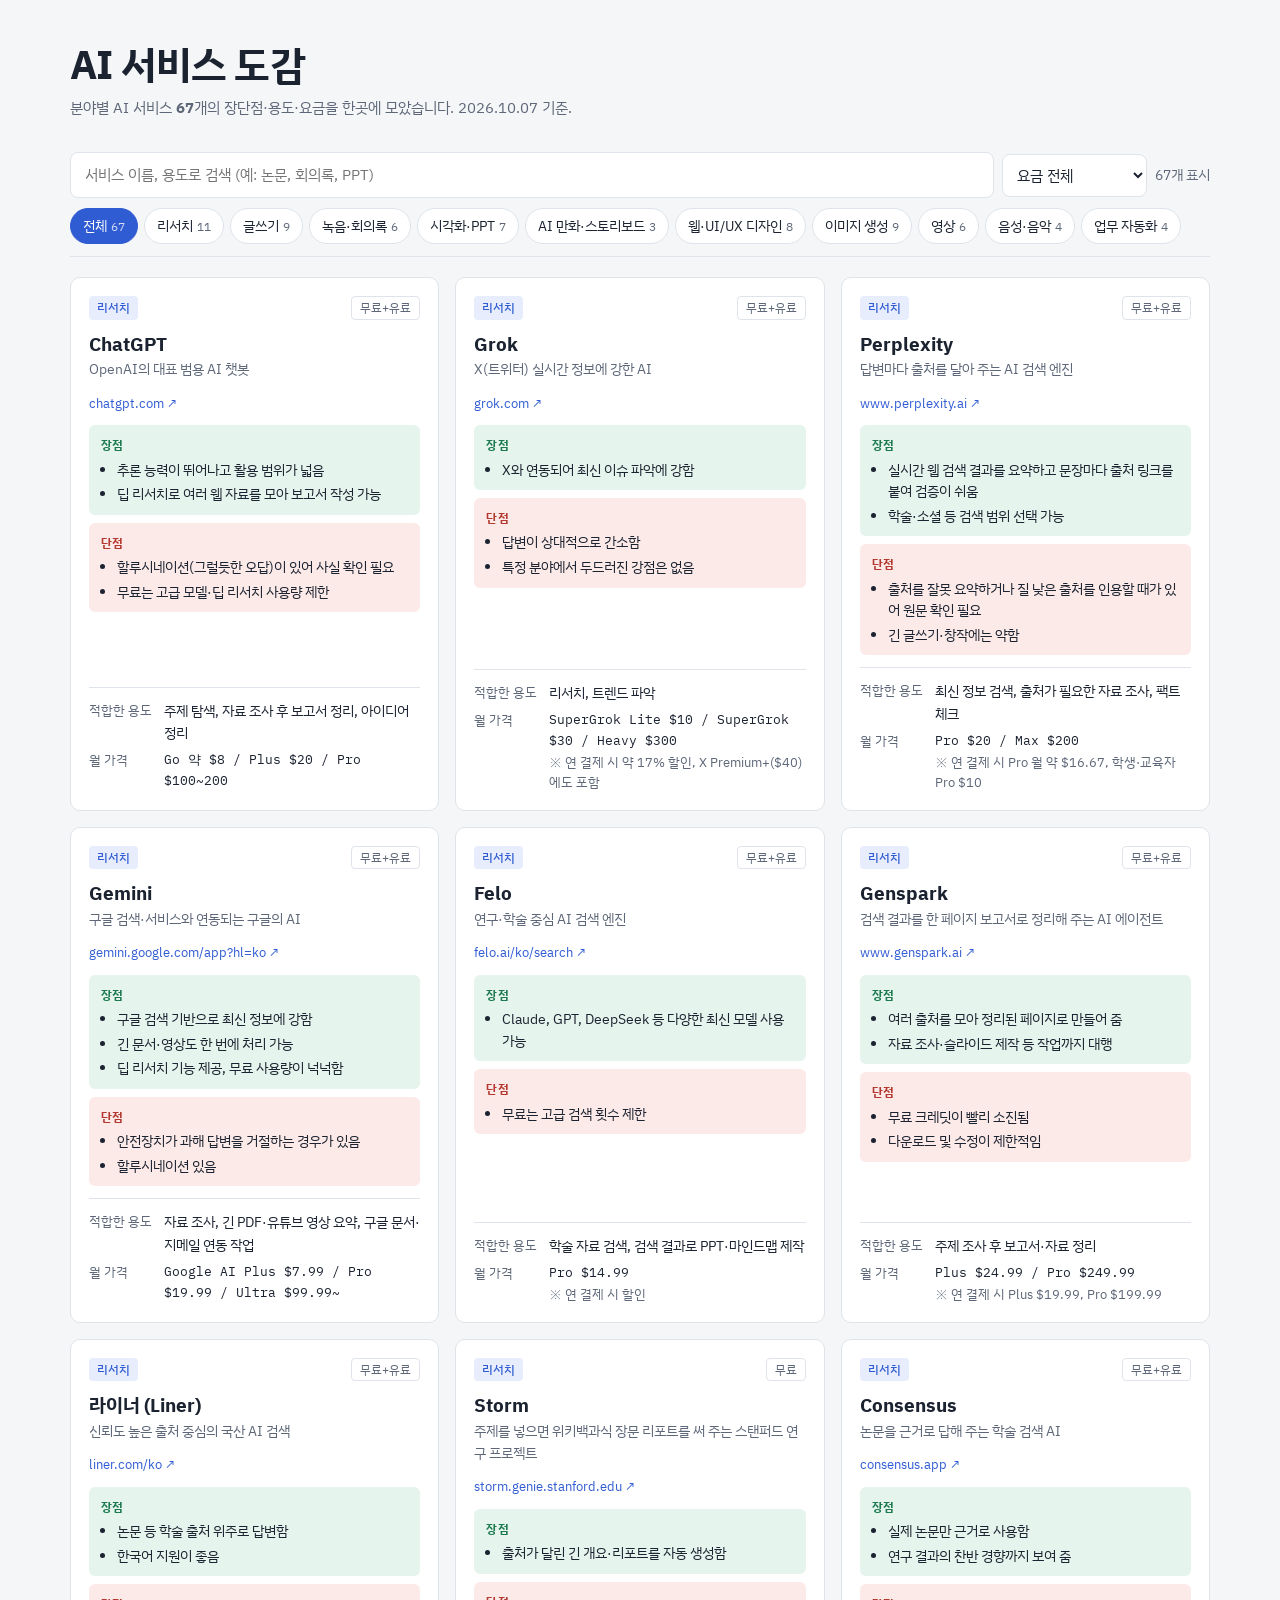
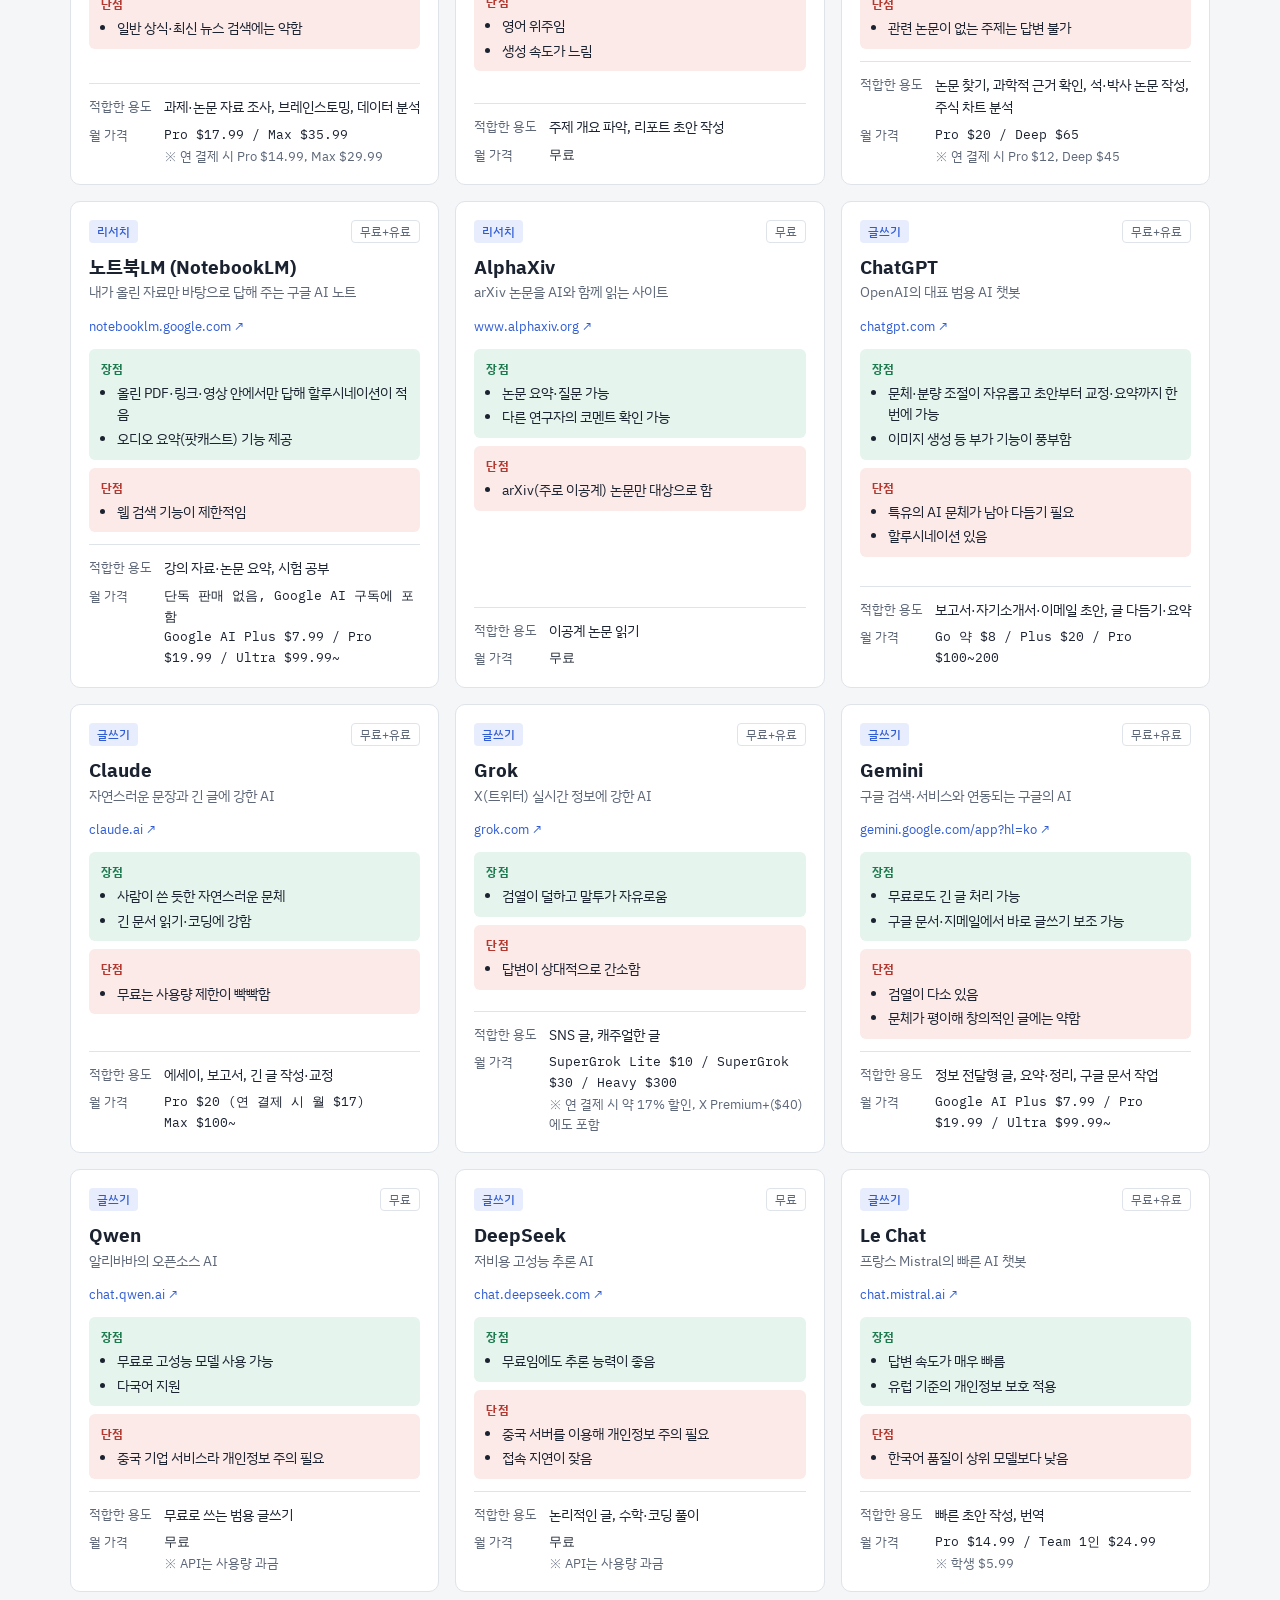
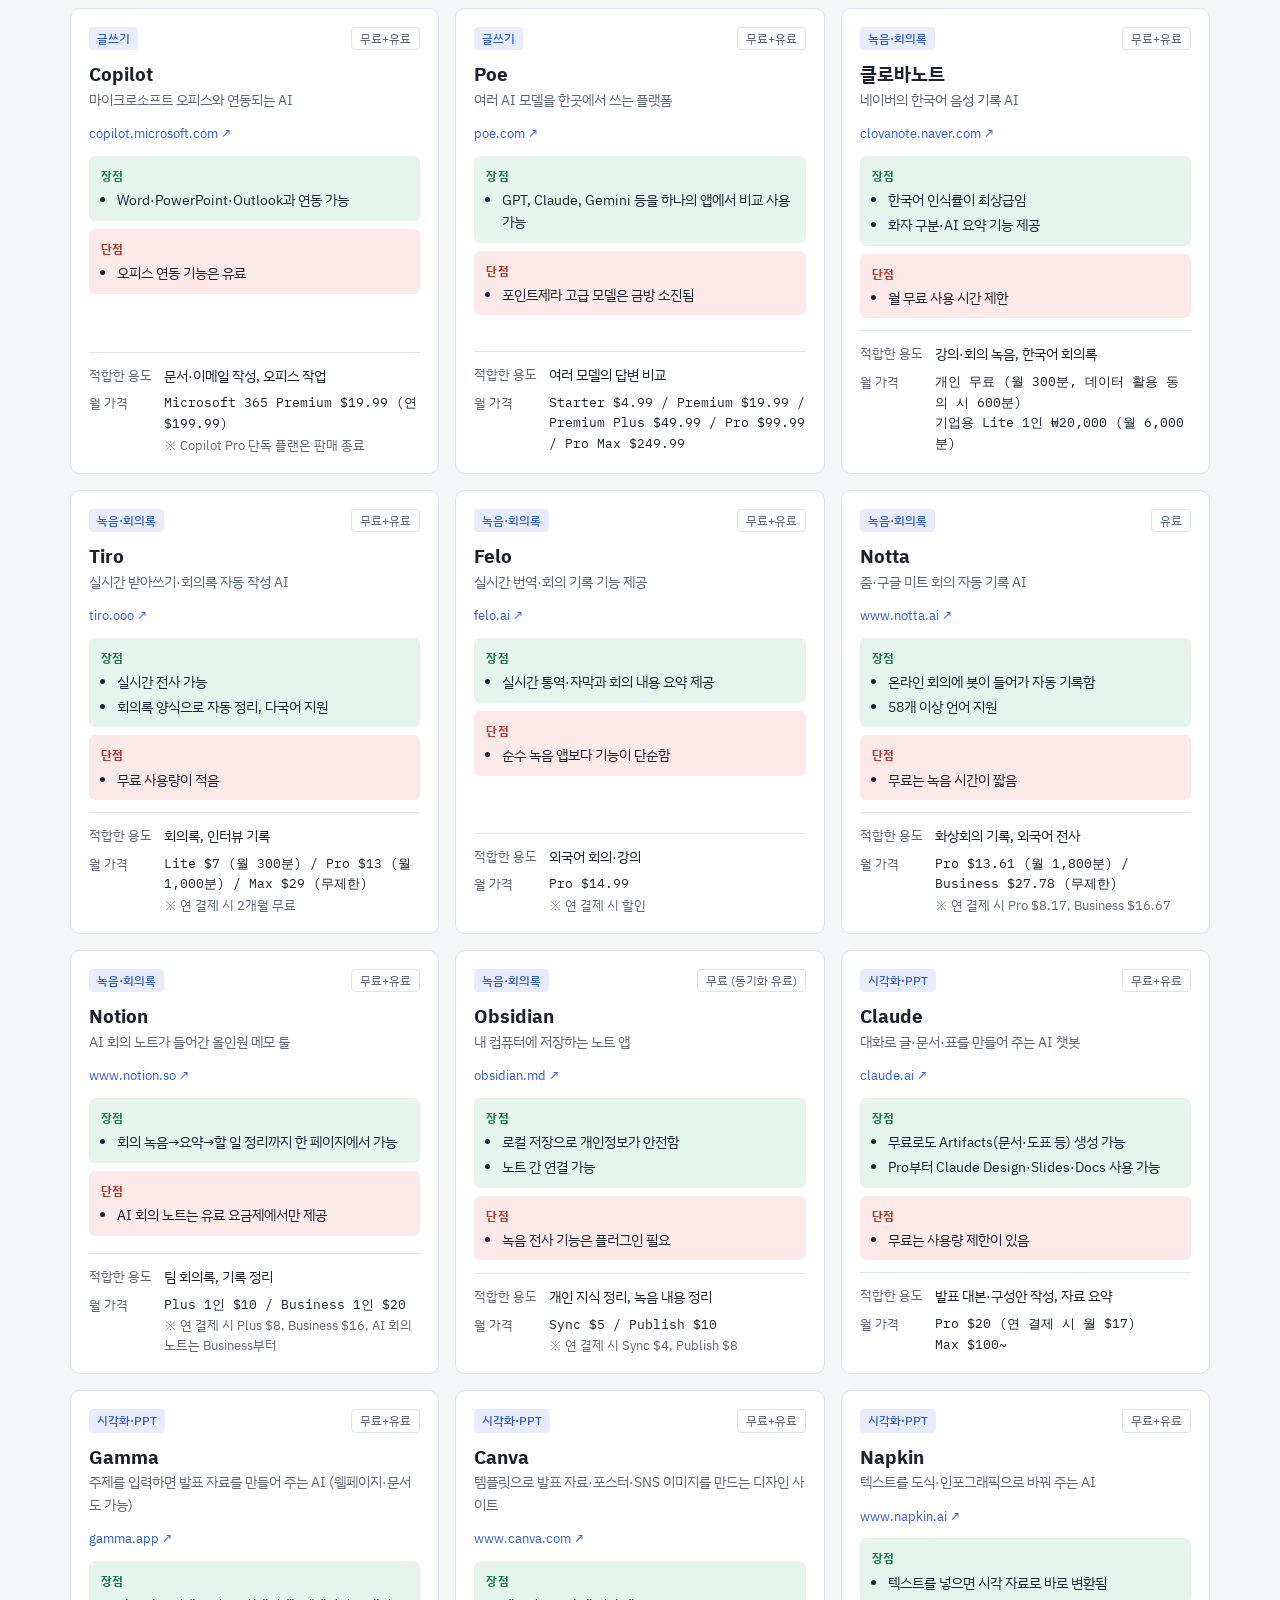
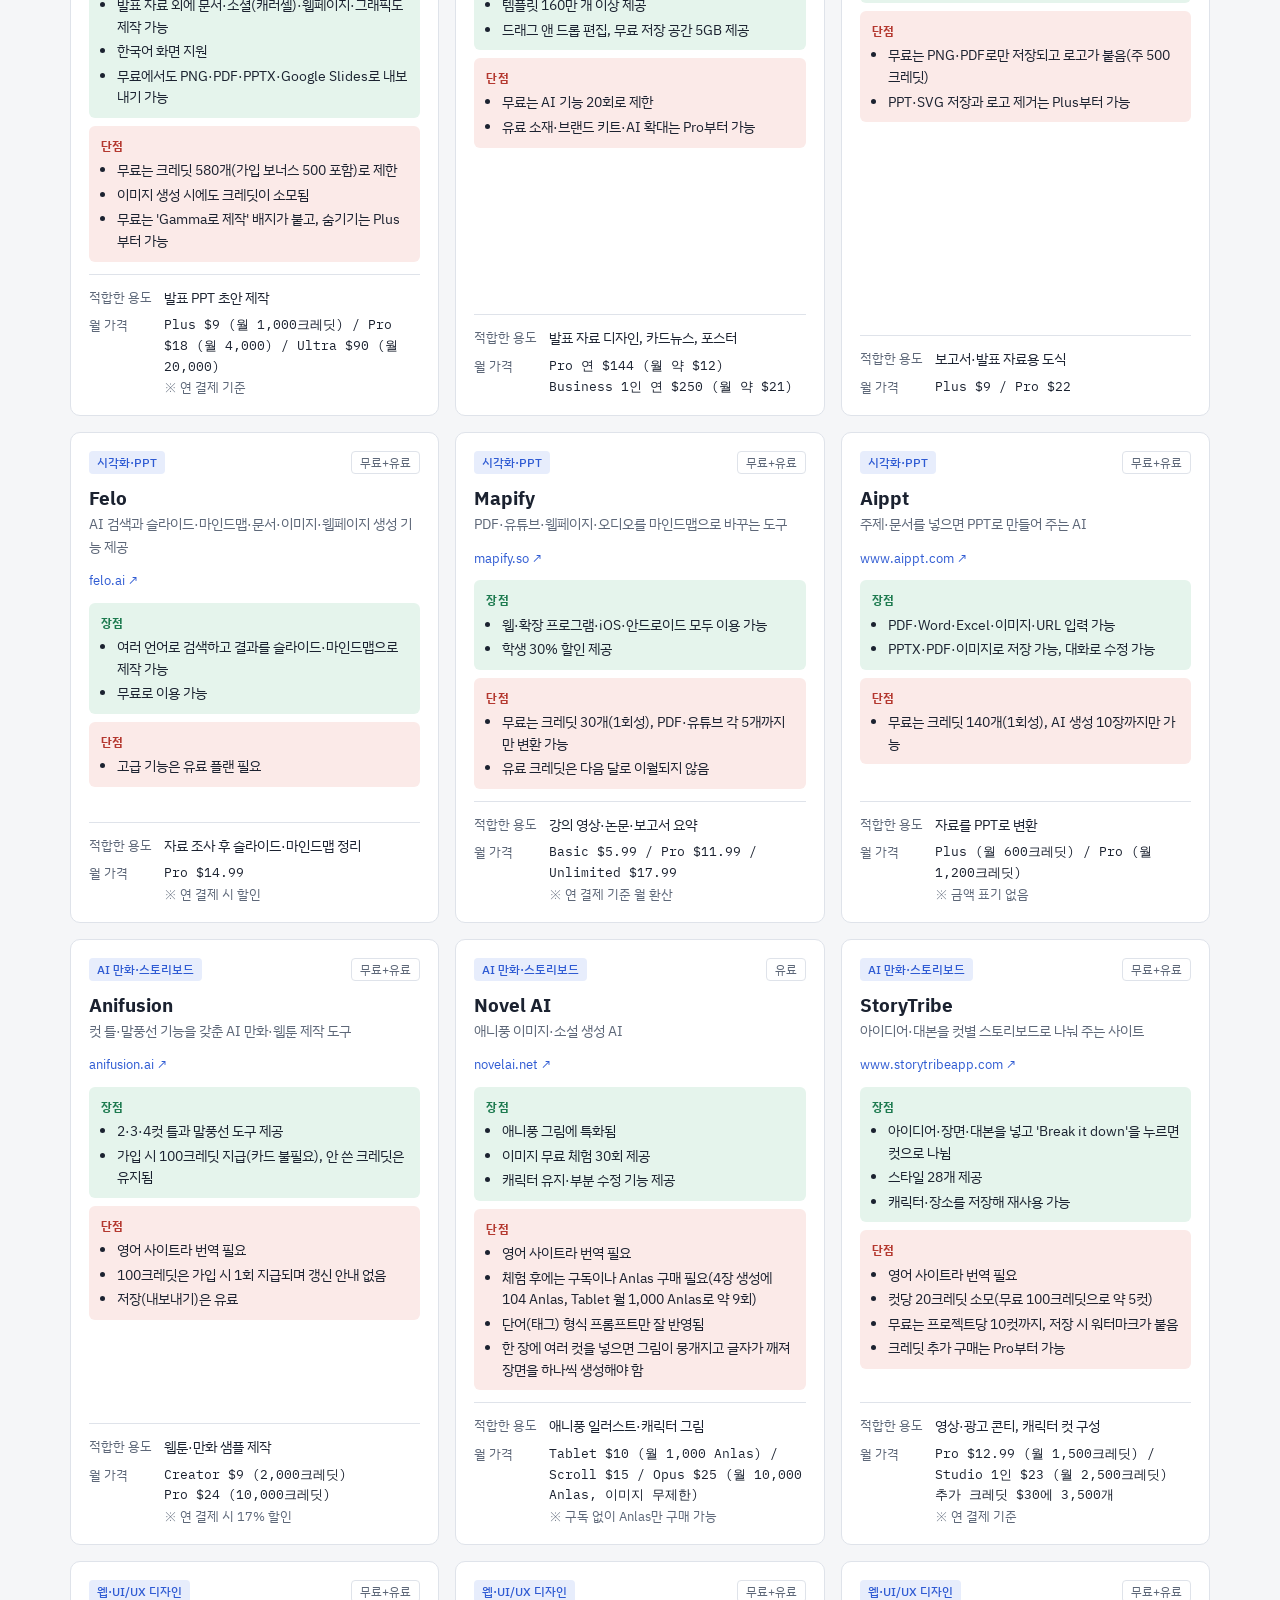
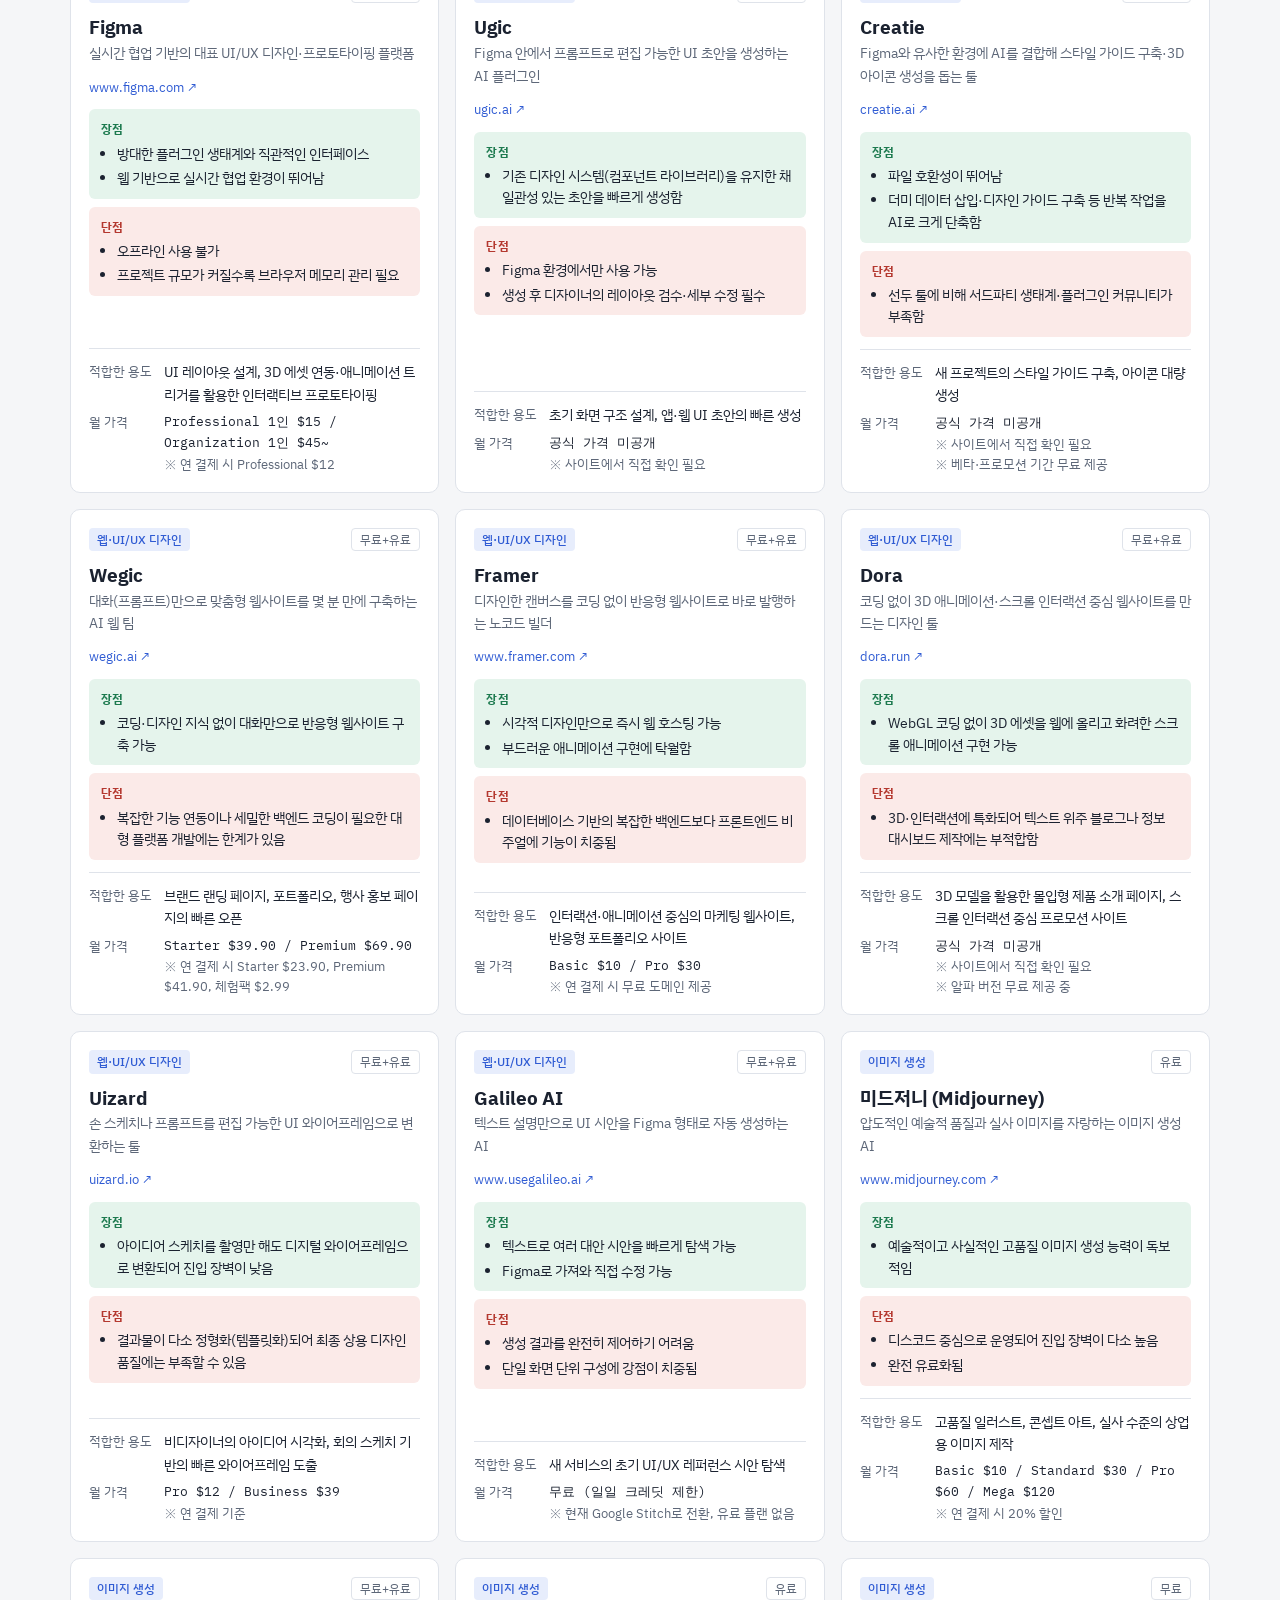
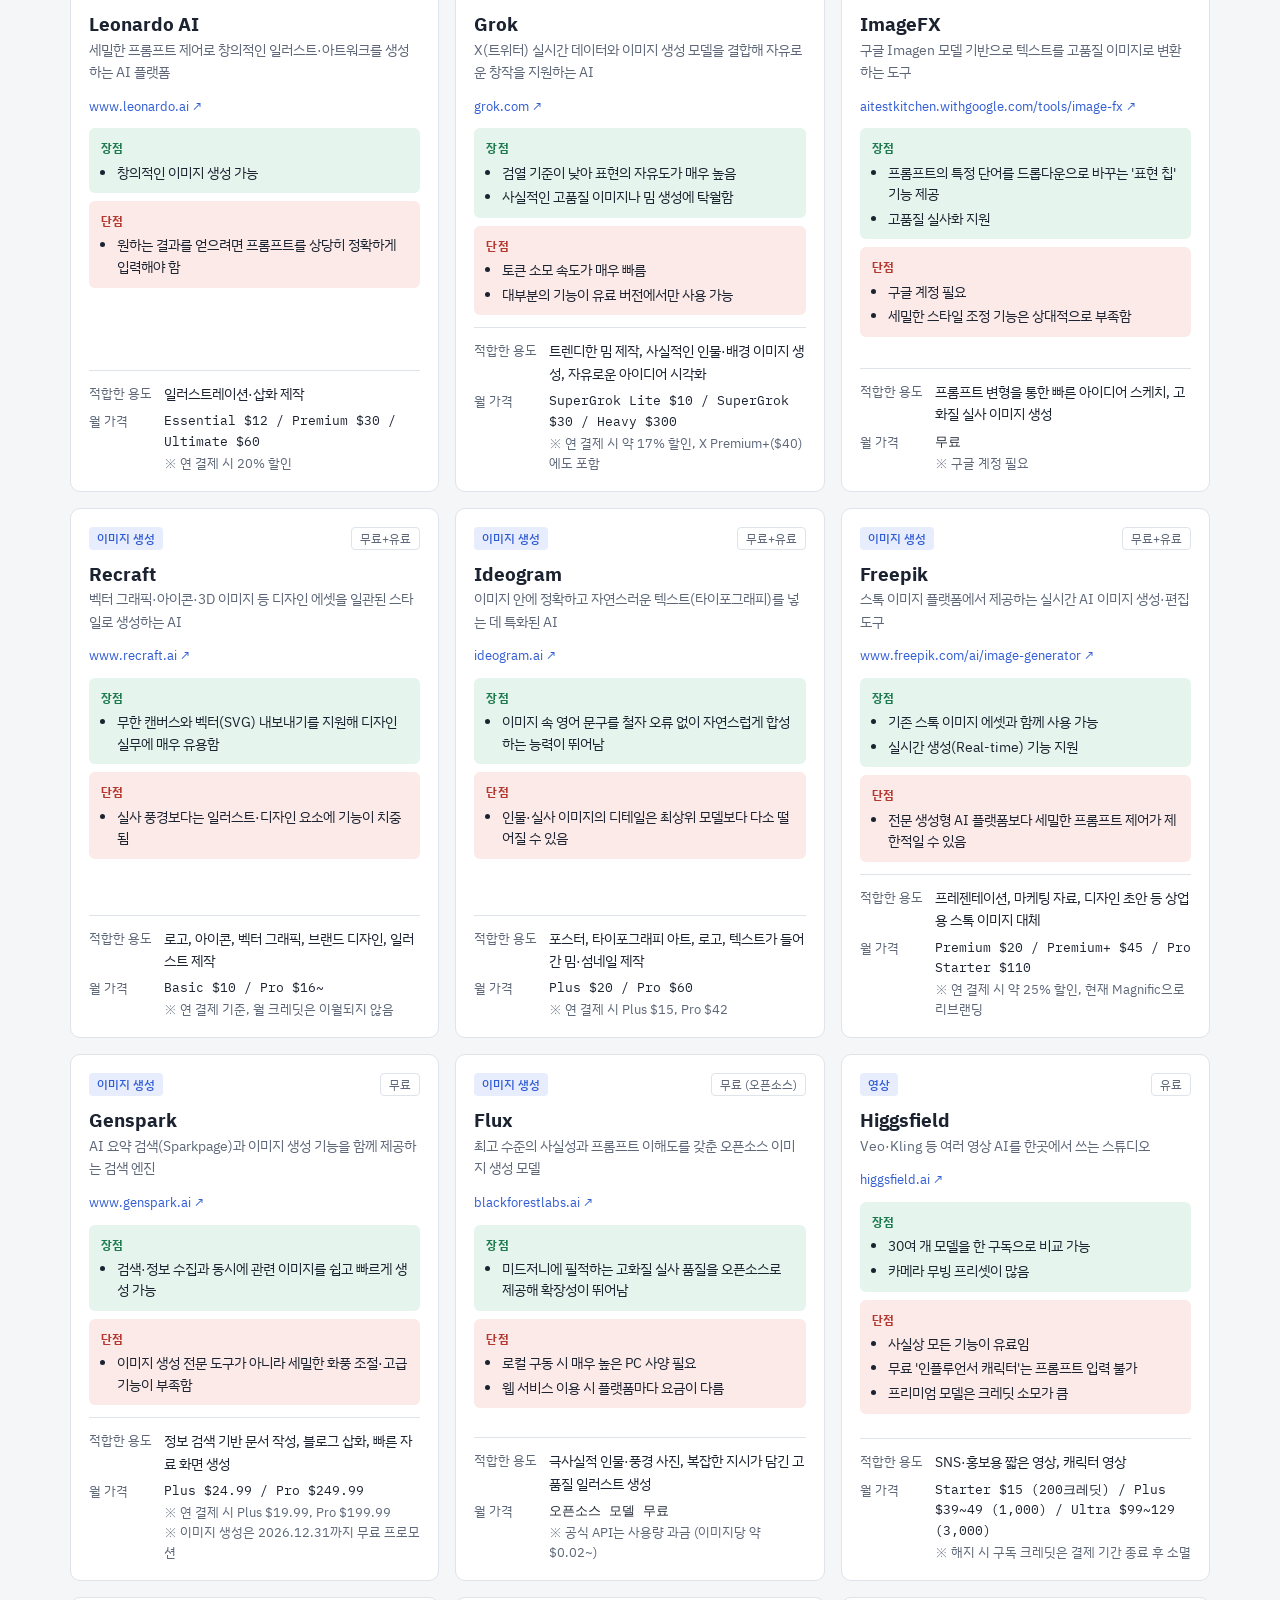
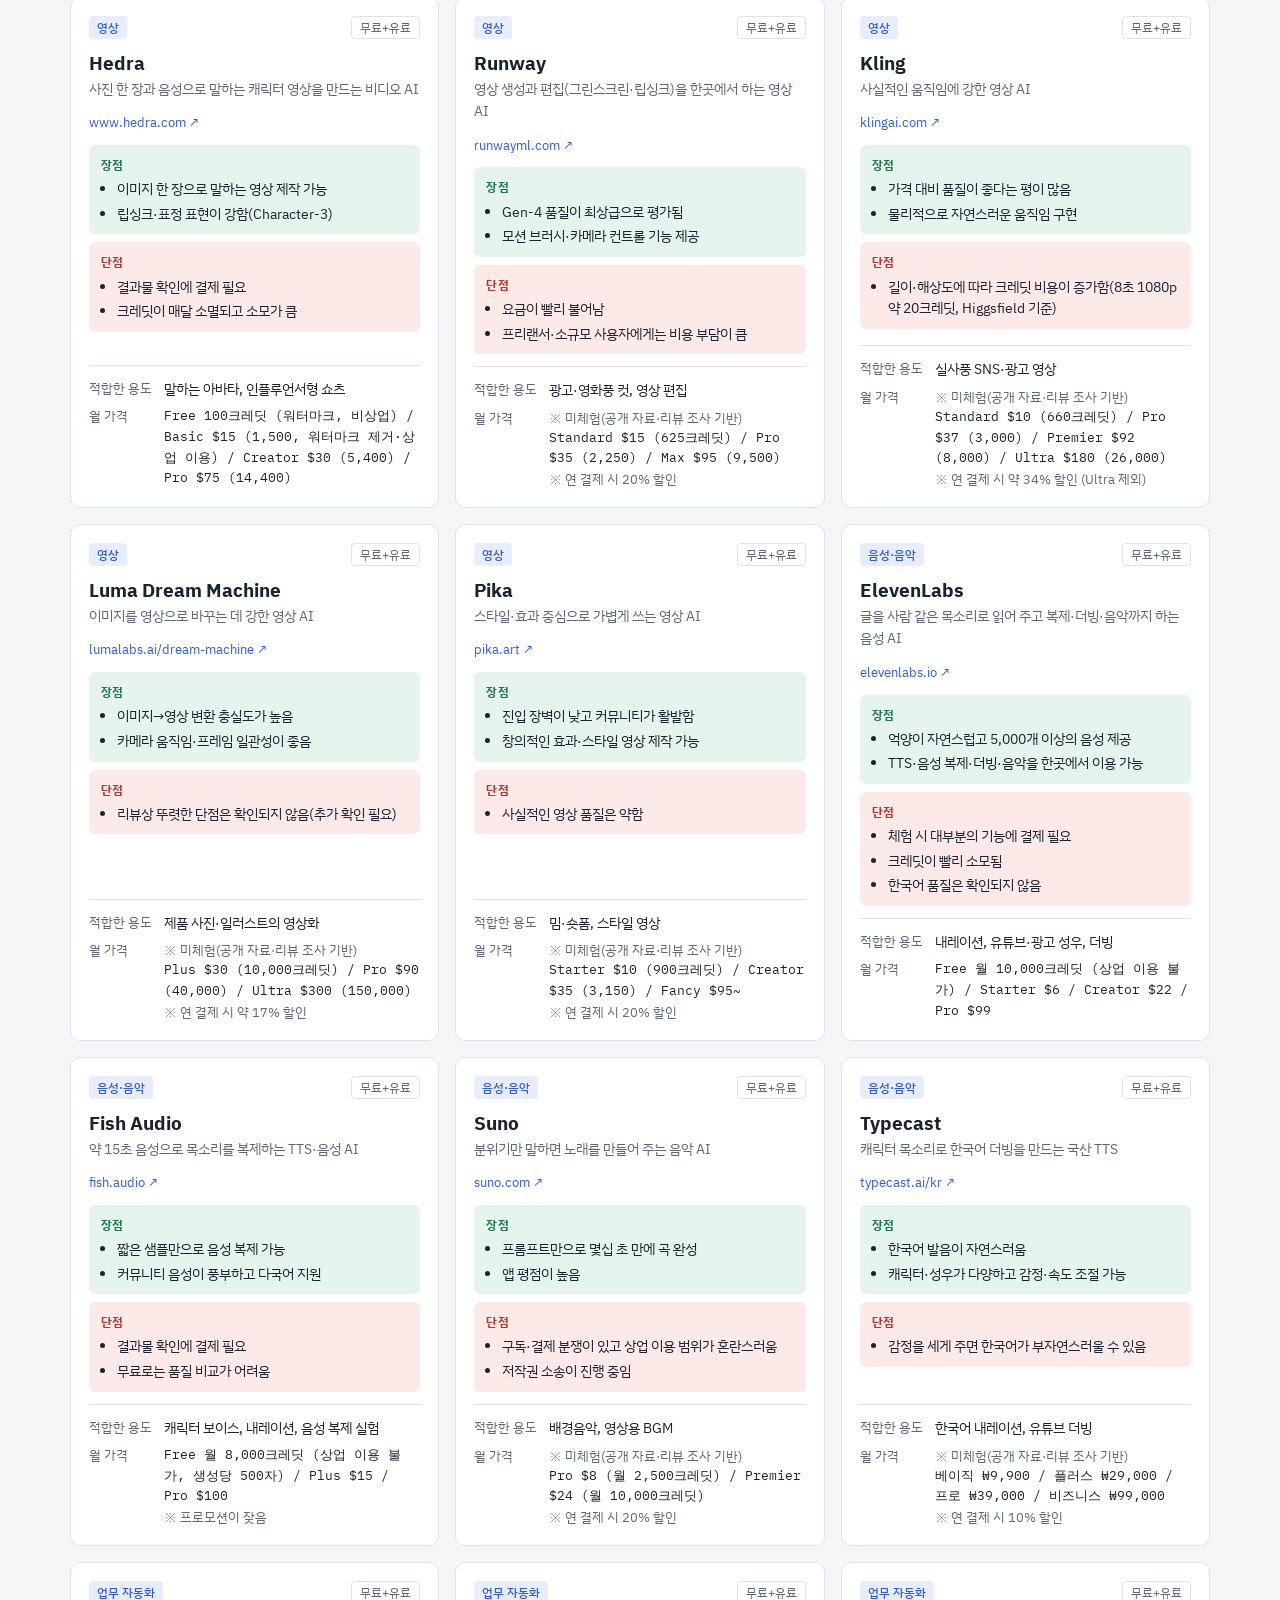
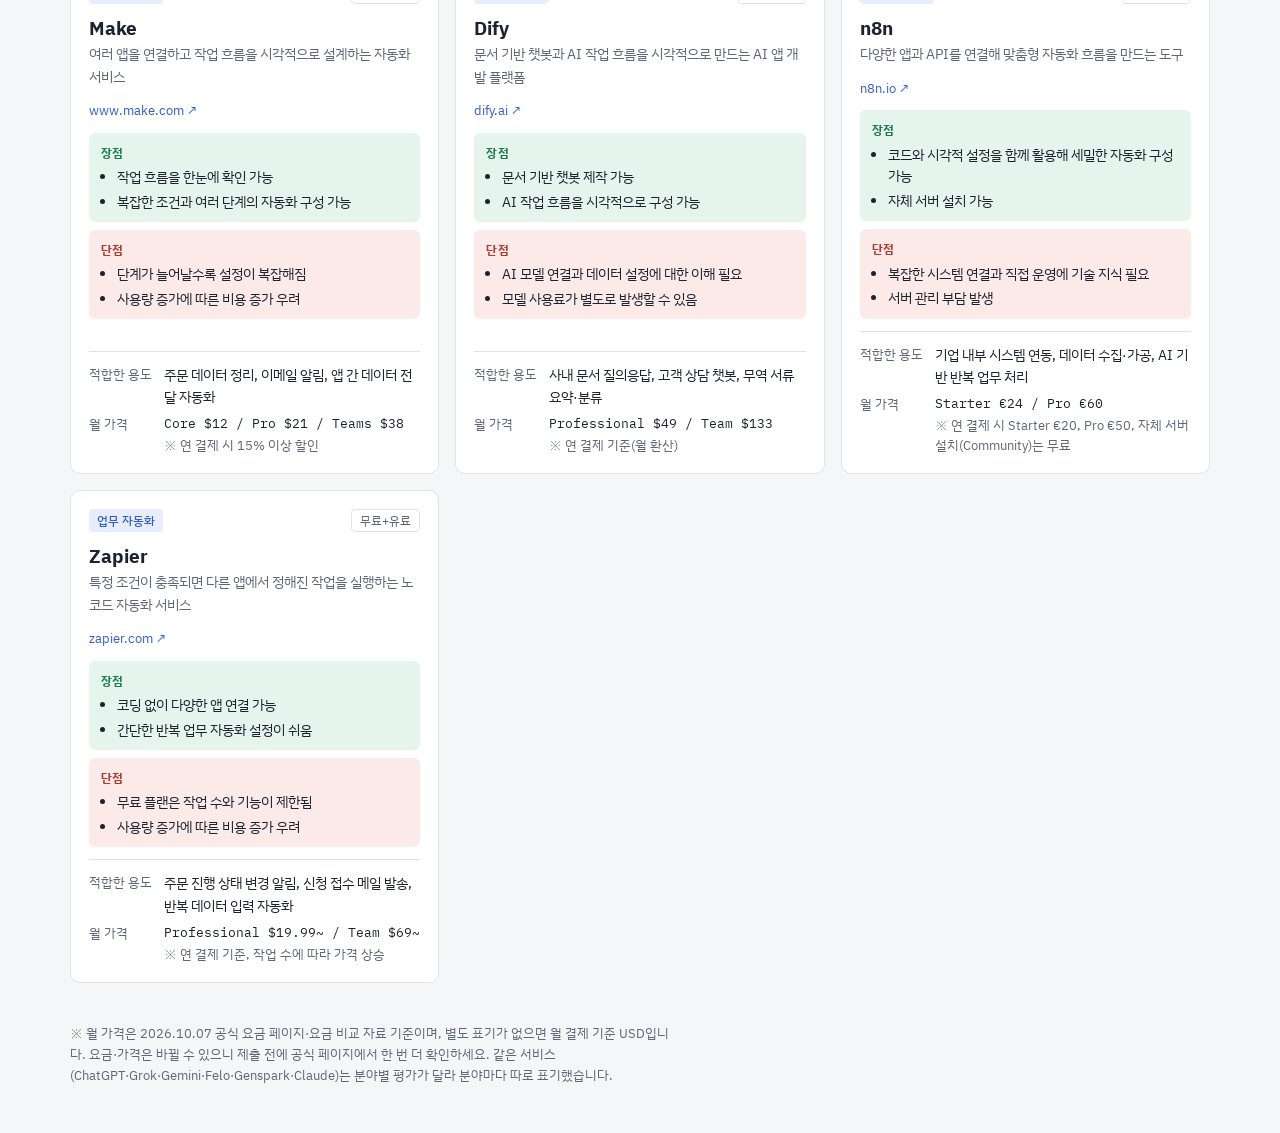
<file: index.html>
<!DOCTYPE html>
<html lang="ko">
<head>
<meta charset="utf-8">
<meta name="viewport" content="width=device-width, initial-scale=1">
<title>AI 서비스 도감</title>
<link rel="preconnect" href="https://fonts.googleapis.com">
<link rel="stylesheet" href="https://fonts.googleapis.com/css2?family=IBM+Plex+Sans+KR:wght@400;500;700&family=IBM+Plex+Mono:wght@500&display=swap">
<style>
/* Layout: 상단 고정 검색·필터 바 + 반응형 카드 그리드 */
:root{
  --bg:#f5f6f8; --surface:#ffffff; --fg:#1b2230; --muted:#5d6778; --line:#dfe3ea;
  --accent:#2f5bd3; --accent-soft:#e7edfc; --good:#1d7a4f; --good-soft:#e5f4ec; --bad:#b4382f; --bad-soft:#fbeae8;
  --sans:"IBM Plex Sans KR","Apple SD Gothic Neo","Malgun Gothic",system-ui,sans-serif;
  --mono:"IBM Plex Mono",ui-monospace,Menlo,monospace;
}
@media (prefers-color-scheme:dark){:root:not([data-theme="light"]){
  --bg:#12161e; --surface:#1a2029; --fg:#e7eaf0; --muted:#9aa4b5; --line:#2c3441;
  --accent:#7c9cf5; --accent-soft:#232f4d; --good:#5cc994; --good-soft:#18302a; --bad:#f08a80; --bad-soft:#3a2224; color-scheme:dark}}
:root[data-theme="dark"]{
  --bg:#12161e; --surface:#1a2029; --fg:#e7eaf0; --muted:#9aa4b5; --line:#2c3441;
  --accent:#7c9cf5; --accent-soft:#232f4d; --good:#5cc994; --good-soft:#18302a; --bad:#f08a80; --bad-soft:#3a2224; color-scheme:dark}
*{box-sizing:border-box}
[hidden]{display:none!important}
body{background:var(--bg);color:var(--fg);font-family:var(--sans);font-size:15px;line-height:1.6;margin:0}
.wrap{max-width:1180px;margin:0 auto;padding-inline:20px}
header{padding-block:40px 20px}
h1{font-size:clamp(28px,5vw,40px);line-height:1.2;margin:0 0 8px;letter-spacing:-.02em;text-wrap:balance}
.sub{color:var(--muted);margin:0}
.bar{position:sticky;top:env(safe-area-inset-top,0px);z-index:5;background:var(--bg);padding-block:12px;border-bottom:1px solid var(--line);display:flex;flex-direction:column;gap:10px}
.row{display:flex;flex-wrap:wrap;gap:8px;align-items:center}
input[type=search]{flex:1 1 260px;min-width:0;font:inherit;padding:10px 14px;border:1px solid var(--line);border-radius:8px;background:var(--surface);color:var(--fg)}
input[type=search]:focus,button:focus-visible,a:focus-visible{outline:2px solid var(--accent);outline-offset:2px}
select{font:inherit;padding:9px 10px;border:1px solid var(--line);border-radius:8px;background:var(--surface);color:var(--fg)}
.chips{display:flex;flex-wrap:wrap;gap:6px}
.chip{flex:none;font:inherit;font-size:14px;padding:6px 12px;border-radius:999px;border:1px solid var(--line);background:var(--surface);color:var(--fg);cursor:pointer}
.chip span{color:var(--muted);font-family:var(--mono);font-size:12px;margin-left:4px}
.chip[aria-pressed=true]{background:var(--accent);border-color:var(--accent);color:var(--surface)}
.chip[aria-pressed=true] span{color:inherit;opacity:.8}
.count{color:var(--muted);font-size:14px}
main{padding-block:20px 40px}
.grid{display:grid;grid-template-columns:repeat(auto-fill,minmax(340px,1fr));gap:16px}
@media (max-width:420px){.grid{grid-template-columns:1fr}}
.card{background:var(--surface);border:1px solid var(--line);border-radius:10px;padding:18px;display:flex;flex-direction:column;gap:12px;min-width:0}
.top{display:flex;justify-content:space-between;gap:8px;align-items:flex-start}
.cat{font-size:12px;color:var(--accent);background:var(--accent-soft);padding:2px 8px;border-radius:4px;font-weight:500;white-space:nowrap}
.fee{font-size:12px;color:var(--muted);border:1px solid var(--line);padding:1px 8px;border-radius:4px;white-space:nowrap}
.card h2{font-size:19px;margin:0;line-height:1.3}
.intro{margin:2px 0 0;color:var(--muted);font-size:14px}
.url{font-size:13px;color:var(--accent);text-decoration:none;word-break:break-all}
.url:hover{text-decoration:underline}
.pc{display:grid;grid-template-columns:1fr;gap:8px}
@media (max-width:560px){.pc{grid-template-columns:1fr}}
.pc div{border-radius:6px;padding:10px 12px;font-size:13.5px;min-width:0}
.pros{background:var(--good-soft)} .cons{background:var(--bad-soft)}
.pc b{display:block;font-size:12px;letter-spacing:.04em;margin-bottom:4px}
.pros b{color:var(--good)} .cons b{color:var(--bad)}
.pc ul{margin:0;padding-left:16px}
.pc li+li{margin-top:3px}
dl{margin:0;display:grid;grid-template-columns:auto 1fr;gap:6px 12px;font-size:14px;border-top:1px solid var(--line);padding-top:12px;margin-top:auto}
dt{color:var(--muted);font-size:13px}
dd{margin:0;min-width:0}
.price{font-family:var(--mono);font-size:13px;font-variant-numeric:tabular-nums}
.price .n{display:block;font-family:var(--sans);color:var(--muted);font-size:12.5px}
.empty{text-align:center;color:var(--muted);padding:60px 0}
footer{color:var(--muted);font-size:13px;padding-block:0 48px;max-width:75ch}
</style>
</head>
<body>
<div class="wrap">
<header>
  <h1>AI 서비스 도감</h1>
  <p class="sub">분야별 AI 서비스 <b id="total"></b>개의 장단점·용도·요금을 한곳에 모았습니다. 2026.10.07 기준.</p>
</header>
<div class="bar">
  <div class="row">
    <input type="search" id="q" placeholder="서비스 이름, 용도로 검색 (예: 논문, 회의록, PPT)" aria-label="검색">
    <select id="fee" aria-label="요금 필터">
      <option value="">요금 전체</option>
      <option value="free">무료로 쓸 수 있음</option>
      <option value="paid">유료만</option>
    </select>
    <span class="count" id="count"></span>
  </div>
  <div class="chips" id="chips" role="group" aria-label="분야"></div>
</div>
<main><div class="grid" id="grid"></div><p class="empty" id="empty" hidden>조건에 맞는 서비스가 없습니다. 검색어나 분야를 바꿔 보세요.</p></main>
<footer id="note"></footer>
</div>
<script>
const DATA=[{"no": 1, "cat": "리서치", "name": "ChatGPT", "intro": "OpenAI의 대표 범용 AI 챗봇", "url": "https://chatgpt.com/", "pros": "• 추론 능력이 뛰어나고 활용 범위가 넓음\n• 딥 리서치로 여러 웹 자료를 모아 보고서 작성 가능", "cons": "• 할루시네이션(그럴듯한 오답)이 있어 사실 확인 필요\n• 무료는 고급 모델·딥 리서치 사용량 제한", "use": "주제 탐색, 자료 조사 후 보고서 정리, 아이디어 정리", "pricing": "무료+유료", "price": "Go 약 $8 / Plus $20 / Pro $100~200"}, {"no": 2, "cat": "리서치", "name": "Grok", "intro": "X(트위터) 실시간 정보에 강한 AI", "url": "https://grok.com/", "pros": "• X와 연동되어 최신 이슈 파악에 강함", "cons": "• 답변이 상대적으로 간소함\n• 특정 분야에서 두드러진 강점은 없음", "use": "리서치, 트렌드 파악", "pricing": "무료+유료", "price": "SuperGrok Lite $10 / SuperGrok $30 / Heavy $300\n※ 연 결제 시 약 17% 할인, X Premium+($40)에도 포함"}, {"no": 3, "cat": "리서치", "name": "Perplexity", "intro": "답변마다 출처를 달아 주는 AI 검색 엔진", "url": "https://www.perplexity.ai/", "pros": "• 실시간 웹 검색 결과를 요약하고 문장마다 출처 링크를 붙여 검증이 쉬움\n• 학술·소셜 등 검색 범위 선택 가능", "cons": "• 출처를 잘못 요약하거나 질 낮은 출처를 인용할 때가 있어 원문 확인 필요\n• 긴 글쓰기·창작에는 약함", "use": "최신 정보 검색, 출처가 필요한 자료 조사, 팩트 체크", "pricing": "무료+유료", "price": "Pro $20 / Max $200\n※ 연 결제 시 Pro 월 약 $16.67, 학생·교육자 Pro $10"}, {"no": 4, "cat": "리서치", "name": "Gemini", "intro": "구글 검색·서비스와 연동되는 구글의 AI", "url": "https://gemini.google.com/app?hl=ko", "pros": "• 구글 검색 기반으로 최신 정보에 강함\n• 긴 문서·영상도 한 번에 처리 가능\n• 딥 리서치 기능 제공, 무료 사용량이 넉넉함", "cons": "• 안전장치가 과해 답변을 거절하는 경우가 있음\n• 할루시네이션 있음", "use": "자료 조사, 긴 PDF·유튜브 영상 요약, 구글 문서·지메일 연동 작업", "pricing": "무료+유료", "price": "Google AI Plus $7.99 / Pro $19.99 / Ultra $99.99~"}, {"no": 5, "cat": "리서치", "name": "Felo", "intro": "연구·학술 중심 AI 검색 엔진", "url": "https://felo.ai/ko/search", "pros": "• Claude, GPT, DeepSeek 등 다양한 최신 모델 사용 가능", "cons": "• 무료는 고급 검색 횟수 제한", "use": "학술 자료 검색, 검색 결과로 PPT·마인드맵 제작", "pricing": "무료+유료", "price": "Pro $14.99\n※ 연 결제 시 할인"}, {"no": 6, "cat": "리서치", "name": "Genspark", "intro": "검색 결과를 한 페이지 보고서로 정리해 주는 AI 에이전트", "url": "https://www.genspark.ai/", "pros": "• 여러 출처를 모아 정리된 페이지로 만들어 줌\n• 자료 조사·슬라이드 제작 등 작업까지 대행", "cons": "• 무료 크레딧이 빨리 소진됨\n• 다운로드 및 수정이 제한적임", "use": "주제 조사 후 보고서·자료 정리", "pricing": "무료+유료", "price": "Plus $24.99 / Pro $249.99\n※ 연 결제 시 Plus $19.99, Pro $199.99"}, {"no": 7, "cat": "리서치", "name": "라이너 (Liner)", "intro": "신뢰도 높은 출처 중심의 국산 AI 검색", "url": "https://liner.com/ko", "pros": "• 논문 등 학술 출처 위주로 답변함\n• 한국어 지원이 좋음", "cons": "• 일반 상식·최신 뉴스 검색에는 약함", "use": "과제·논문 자료 조사, 브레인스토밍, 데이터 분석", "pricing": "무료+유료", "price": "Pro $17.99 / Max $35.99\n※ 연 결제 시 Pro $14.99, Max $29.99"}, {"no": 8, "cat": "리서치", "name": "Storm", "intro": "주제를 넣으면 위키백과식 장문 리포트를 써 주는 스탠퍼드 연구 프로젝트", "url": "https://storm.genie.stanford.edu/", "pros": "• 출처가 달린 긴 개요·리포트를 자동 생성함", "cons": "• 영어 위주임\n• 생성 속도가 느림", "use": "주제 개요 파악, 리포트 초안 작성", "pricing": "무료", "price": "무료"}, {"no": 9, "cat": "리서치", "name": "Consensus", "intro": "논문을 근거로 답해 주는 학술 검색 AI", "url": "https://consensus.app/", "pros": "• 실제 논문만 근거로 사용함\n• 연구 결과의 찬반 경향까지 보여 줌", "cons": "• 관련 논문이 없는 주제는 답변 불가", "use": "논문 찾기, 과학적 근거 확인, 석·박사 논문 작성, 주식 차트 분석", "pricing": "무료+유료", "price": "Pro $20 / Deep $65\n※ 연 결제 시 Pro $12, Deep $45"}, {"no": 10, "cat": "리서치", "name": "노트북LM (NotebookLM)", "intro": "내가 올린 자료만 바탕으로 답해 주는 구글 AI 노트", "url": "https://notebooklm.google.com/", "pros": "• 올린 PDF·링크·영상 안에서만 답해 할루시네이션이 적음\n• 오디오 요약(팟캐스트) 기능 제공", "cons": "• 웹 검색 기능이 제한적임", "use": "강의 자료·논문 요약, 시험 공부", "pricing": "무료+유료", "price": "단독 판매 없음, Google AI 구독에 포함\nGoogle AI Plus $7.99 / Pro $19.99 / Ultra $99.99~"}, {"no": 11, "cat": "리서치", "name": "AlphaXiv", "intro": "arXiv 논문을 AI와 함께 읽는 사이트", "url": "https://www.alphaxiv.org/", "pros": "• 논문 요약·질문 가능\n• 다른 연구자의 코멘트 확인 가능", "cons": "• arXiv(주로 이공계) 논문만 대상으로 함", "use": "이공계 논문 읽기", "pricing": "무료", "price": "무료"}, {"no": 12, "cat": "글쓰기", "name": "ChatGPT", "intro": "OpenAI의 대표 범용 AI 챗봇", "url": "https://chatgpt.com/", "pros": "• 문체·분량 조절이 자유롭고 초안부터 교정·요약까지 한 번에 가능\n• 이미지 생성 등 부가 기능이 풍부함", "cons": "• 특유의 AI 문체가 남아 다듬기 필요\n• 할루시네이션 있음", "use": "보고서·자기소개서·이메일 초안, 글 다듬기·요약", "pricing": "무료+유료", "price": "Go 약 $8 / Plus $20 / Pro $100~200"}, {"no": 13, "cat": "글쓰기", "name": "Claude", "intro": "자연스러운 문장과 긴 글에 강한 AI", "url": "https://claude.ai/", "pros": "• 사람이 쓴 듯한 자연스러운 문체\n• 긴 문서 읽기·코딩에 강함", "cons": "• 무료는 사용량 제한이 빡빡함", "use": "에세이, 보고서, 긴 글 작성·교정", "pricing": "무료+유료", "price": "Pro $20 (연 결제 시 월 $17)\nMax $100~"}, {"no": 14, "cat": "글쓰기", "name": "Grok", "intro": "X(트위터) 실시간 정보에 강한 AI", "url": "https://grok.com/", "pros": "• 검열이 덜하고 말투가 자유로움", "cons": "• 답변이 상대적으로 간소함", "use": "SNS 글, 캐주얼한 글", "pricing": "무료+유료", "price": "SuperGrok Lite $10 / SuperGrok $30 / Heavy $300\n※ 연 결제 시 약 17% 할인, X Premium+($40)에도 포함"}, {"no": 15, "cat": "글쓰기", "name": "Gemini", "intro": "구글 검색·서비스와 연동되는 구글의 AI", "url": "https://gemini.google.com/app?hl=ko", "pros": "• 무료로도 긴 글 처리 가능\n• 구글 문서·지메일에서 바로 글쓰기 보조 가능", "cons": "• 검열이 다소 있음\n• 문체가 평이해 창의적인 글에는 약함", "use": "정보 전달형 글, 요약·정리, 구글 문서 작업", "pricing": "무료+유료", "price": "Google AI Plus $7.99 / Pro $19.99 / Ultra $99.99~"}, {"no": 16, "cat": "글쓰기", "name": "Qwen", "intro": "알리바바의 오픈소스 AI", "url": "https://chat.qwen.ai/", "pros": "• 무료로 고성능 모델 사용 가능\n• 다국어 지원", "cons": "• 중국 기업 서비스라 개인정보 주의 필요", "use": "무료로 쓰는 범용 글쓰기", "pricing": "무료", "price": "무료\n※ API는 사용량 과금"}, {"no": 17, "cat": "글쓰기", "name": "DeepSeek", "intro": "저비용 고성능 추론 AI", "url": "https://chat.deepseek.com/", "pros": "• 무료임에도 추론 능력이 좋음", "cons": "• 중국 서버를 이용해 개인정보 주의 필요\n• 접속 지연이 잦음", "use": "논리적인 글, 수학·코딩 풀이", "pricing": "무료", "price": "무료\n※ API는 사용량 과금"}, {"no": 18, "cat": "글쓰기", "name": "Le Chat", "intro": "프랑스 Mistral의 빠른 AI 챗봇", "url": "https://chat.mistral.ai/", "pros": "• 답변 속도가 매우 빠름\n• 유럽 기준의 개인정보 보호 적용", "cons": "• 한국어 품질이 상위 모델보다 낮음", "use": "빠른 초안 작성, 번역", "pricing": "무료+유료", "price": "Pro $14.99 / Team 1인 $24.99\n※ 학생 $5.99"}, {"no": 19, "cat": "글쓰기", "name": "Copilot", "intro": "마이크로소프트 오피스와 연동되는 AI", "url": "https://copilot.microsoft.com/", "pros": "• Word·PowerPoint·Outlook과 연동 가능", "cons": "• 오피스 연동 기능은 유료", "use": "문서·이메일 작성, 오피스 작업", "pricing": "무료+유료", "price": "Microsoft 365 Premium $19.99 (연 $199.99)\n※ Copilot Pro 단독 플랜은 판매 종료"}, {"no": 20, "cat": "글쓰기", "name": "Poe", "intro": "여러 AI 모델을 한곳에서 쓰는 플랫폼", "url": "https://poe.com/", "pros": "• GPT, Claude, Gemini 등을 하나의 앱에서 비교 사용 가능", "cons": "• 포인트제라 고급 모델은 금방 소진됨", "use": "여러 모델의 답변 비교", "pricing": "무료+유료", "price": "Starter $4.99 / Premium $19.99 / Premium Plus $49.99 / Pro $99.99 / Pro Max $249.99"}, {"no": 21, "cat": "녹음·회의록", "name": "클로바노트", "intro": "네이버의 한국어 음성 기록 AI", "url": "https://clovanote.naver.com/", "pros": "• 한국어 인식률이 최상급임\n• 화자 구분·AI 요약 기능 제공", "cons": "• 월 무료 사용 시간 제한", "use": "강의·회의 녹음, 한국어 회의록", "pricing": "무료+유료", "price": "개인 무료 (월 300분, 데이터 활용 동의 시 600분)\n기업용 Lite 1인 ₩20,000 (월 6,000분)"}, {"no": 22, "cat": "녹음·회의록", "name": "Tiro", "intro": "실시간 받아쓰기·회의록 자동 작성 AI", "url": "https://tiro.ooo/", "pros": "• 실시간 전사 가능\n• 회의록 양식으로 자동 정리, 다국어 지원", "cons": "• 무료 사용량이 적음", "use": "회의록, 인터뷰 기록", "pricing": "무료+유료", "price": "Lite $7 (월 300분) / Pro $13 (월 1,000분) / Max $29 (무제한)\n※ 연 결제 시 2개월 무료"}, {"no": 23, "cat": "녹음·회의록", "name": "Felo", "intro": "실시간 번역·회의 기록 기능 제공", "url": "https://felo.ai/", "pros": "• 실시간 통역·자막과 회의 내용 요약 제공", "cons": "• 순수 녹음 앱보다 기능이 단순함", "use": "외국어 회의·강의", "pricing": "무료+유료", "price": "Pro $14.99\n※ 연 결제 시 할인"}, {"no": 24, "cat": "녹음·회의록", "name": "Notta", "intro": "줌·구글 미트 회의 자동 기록 AI", "url": "https://www.notta.ai/", "pros": "• 온라인 회의에 봇이 들어가 자동 기록함\n• 58개 이상 언어 지원", "cons": "• 무료는 녹음 시간이 짧음", "use": "화상회의 기록, 외국어 전사", "pricing": "유료", "price": "Pro $13.61 (월 1,800분) / Business $27.78 (무제한)\n※ 연 결제 시 Pro $8.17, Business $16.67"}, {"no": 25, "cat": "녹음·회의록", "name": "Notion", "intro": "AI 회의 노트가 들어간 올인원 메모 툴", "url": "https://www.notion.so/", "pros": "• 회의 녹음→요약→할 일 정리까지 한 페이지에서 가능", "cons": "• AI 회의 노트는 유료 요금제에서만 제공", "use": "팀 회의록, 기록 정리", "pricing": "무료+유료", "price": "Plus 1인 $10 / Business 1인 $20\n※ 연 결제 시 Plus $8, Business $16, AI 회의 노트는 Business부터"}, {"no": 26, "cat": "녹음·회의록", "name": "Obsidian", "intro": "내 컴퓨터에 저장하는 노트 앱", "url": "https://obsidian.md/", "pros": "• 로컬 저장으로 개인정보가 안전함\n• 노트 간 연결 가능", "cons": "• 녹음 전사 기능은 플러그인 필요", "use": "개인 지식 정리, 녹음 내용 정리", "pricing": "무료 (동기화 유료)", "price": "Sync $5 / Publish $10\n※ 연 결제 시 Sync $4, Publish $8"}, {"no": 27, "cat": "시각화·PPT", "name": "Claude", "intro": "대화로 글·문서·표를 만들어 주는 AI 챗봇", "url": "https://claude.ai", "pros": "• 무료로도 Artifacts(문서·도표 등) 생성 가능\n• Pro부터 Claude Design·Slides·Docs 사용 가능", "cons": "• 무료는 사용량 제한이 있음", "use": "발표 대본·구성안 작성, 자료 요약", "pricing": "무료+유료", "price": "Pro $20 (연 결제 시 월 $17)\nMax $100~"}, {"no": 28, "cat": "시각화·PPT", "name": "Gamma", "intro": "주제를 입력하면 발표 자료를 만들어 주는 AI (웹페이지·문서도 가능)", "url": "https://gamma.app", "pros": "• 발표 자료 외에 문서·소셜(캐러셀)·웹페이지·그래픽도 제작 가능\n• 한국어 화면 지원\n• 무료에서도 PNG·PDF·PPTX·Google Slides로 내보내기 가능", "cons": "• 무료는 크레딧 580개(가입 보너스 500 포함)로 제한\n• 이미지 생성 시에도 크레딧이 소모됨\n• 무료는 'Gamma로 제작' 배지가 붙고, 숨기기는 Plus부터 가능", "use": "발표 PPT 초안 제작", "pricing": "무료+유료", "price": "Plus $9 (월 1,000크레딧) / Pro $18 (월 4,000) / Ultra $90 (월 20,000)\n※ 연 결제 기준"}, {"no": 29, "cat": "시각화·PPT", "name": "Canva", "intro": "템플릿으로 발표 자료·포스터·SNS 이미지를 만드는 디자인 사이트", "url": "https://www.canva.com", "pros": "• 템플릿 160만 개 이상 제공\n• 드래그 앤 드롭 편집, 무료 저장 공간 5GB 제공", "cons": "• 무료는 AI 기능 20회로 제한\n• 유료 소재·브랜드 키트·AI 확대는 Pro부터 가능", "use": "발표 자료 디자인, 카드뉴스, 포스터", "pricing": "무료+유료", "price": "Pro 연 $144 (월 약 $12)\nBusiness 1인 연 $250 (월 약 $21)"}, {"no": 30, "cat": "시각화·PPT", "name": "Napkin", "intro": "텍스트를 도식·인포그래픽으로 바꿔 주는 AI", "url": "https://www.napkin.ai", "pros": "• 텍스트를 넣으면 시각 자료로 바로 변환됨", "cons": "• 무료는 PNG·PDF로만 저장되고 로고가 붙음(주 500크레딧)\n• PPT·SVG 저장과 로고 제거는 Plus부터 가능", "use": "보고서·발표 자료용 도식", "pricing": "무료+유료", "price": "Plus $9 / Pro $22"}, {"no": 31, "cat": "시각화·PPT", "name": "Felo", "intro": "AI 검색과 슬라이드·마인드맵·문서·이미지·웹페이지 생성 기능 제공", "url": "https://felo.ai", "pros": "• 여러 언어로 검색하고 결과를 슬라이드·마인드맵으로 제작 가능\n• 무료로 이용 가능", "cons": "• 고급 기능은 유료 플랜 필요", "use": "자료 조사 후 슬라이드·마인드맵 정리", "pricing": "무료+유료", "price": "Pro $14.99\n※ 연 결제 시 할인"}, {"no": 32, "cat": "시각화·PPT", "name": "Mapify", "intro": "PDF·유튜브·웹페이지·오디오를 마인드맵으로 바꾸는 도구", "url": "https://mapify.so", "pros": "• 웹·확장 프로그램·iOS·안드로이드 모두 이용 가능\n• 학생 30% 할인 제공", "cons": "• 무료는 크레딧 30개(1회성), PDF·유튜브 각 5개까지만 변환 가능\n• 유료 크레딧은 다음 달로 이월되지 않음", "use": "강의 영상·논문·보고서 요약", "pricing": "무료+유료", "price": "Basic $5.99 / Pro $11.99 / Unlimited $17.99\n※ 연 결제 기준 월 환산"}, {"no": 33, "cat": "시각화·PPT", "name": "Aippt", "intro": "주제·문서를 넣으면 PPT로 만들어 주는 AI", "url": "https://www.aippt.com", "pros": "• PDF·Word·Excel·이미지·URL 입력 가능\n• PPTX·PDF·이미지로 저장 가능, 대화로 수정 가능", "cons": "• 무료는 크레딧 140개(1회성), AI 생성 10장까지만 가능", "use": "자료를 PPT로 변환", "pricing": "무료+유료", "price": "Plus (월 600크레딧) / Pro (월 1,200크레딧)\n※ 금액 표기 없음"}, {"no": 34, "cat": "AI 만화·스토리보드", "name": "Anifusion", "intro": "컷 틀·말풍선 기능을 갖춘 AI 만화·웹툰 제작 도구", "url": "https://anifusion.ai", "pros": "• 2·3·4컷 틀과 말풍선 도구 제공\n• 가입 시 100크레딧 지급(카드 불필요), 안 쓴 크레딧은 유지됨", "cons": "• 영어 사이트라 번역 필요\n• 100크레딧은 가입 시 1회 지급되며 갱신 안내 없음\n• 저장(내보내기)은 유료", "use": "웹툰·만화 샘플 제작", "pricing": "무료+유료", "price": "Creator $9 (2,000크레딧)\nPro $24 (10,000크레딧)\n※ 연 결제 시 17% 할인"}, {"no": 35, "cat": "AI 만화·스토리보드", "name": "Novel AI", "intro": "애니풍 이미지·소설 생성 AI", "url": "https://novelai.net", "pros": "• 애니풍 그림에 특화됨\n• 이미지 무료 체험 30회 제공\n• 캐릭터 유지·부분 수정 기능 제공", "cons": "• 영어 사이트라 번역 필요\n• 체험 후에는 구독이나 Anlas 구매 필요(4장 생성에 104 Anlas, Tablet 월 1,000 Anlas로 약 9회)\n• 단어(태그) 형식 프롬프트만 잘 반영됨\n• 한 장에 여러 컷을 넣으면 그림이 뭉개지고 글자가 깨져 장면을 하나씩 생성해야 함", "use": "애니풍 일러스트·캐릭터 그림", "pricing": "유료", "price": "Tablet $10 (월 1,000 Anlas) / Scroll $15 / Opus $25 (월 10,000 Anlas, 이미지 무제한)\n※ 구독 없이 Anlas만 구매 가능"}, {"no": 36, "cat": "AI 만화·스토리보드", "name": "StoryTribe", "intro": "아이디어·대본을 컷별 스토리보드로 나눠 주는 사이트", "url": "https://www.storytribeapp.com", "pros": "• 아이디어·장면·대본을 넣고 'Break it down'을 누르면 컷으로 나뉨\n• 스타일 28개 제공\n• 캐릭터·장소를 저장해 재사용 가능", "cons": "• 영어 사이트라 번역 필요\n• 컷당 20크레딧 소모(무료 100크레딧으로 약 5컷)\n• 무료는 프로젝트당 10컷까지, 저장 시 워터마크가 붙음\n• 크레딧 추가 구매는 Pro부터 가능", "use": "영상·광고 콘티, 캐릭터 컷 구성", "pricing": "무료+유료", "price": "Pro $12.99 (월 1,500크레딧) / Studio 1인 $23 (월 2,500크레딧)\n추가 크레딧 $30에 3,500개\n※ 연 결제 기준"}, {"no": 37, "cat": "웹·UI/UX 디자인", "name": "Figma", "intro": "실시간 협업 기반의 대표 UI/UX 디자인·프로토타이핑 플랫폼", "url": "https://www.figma.com/", "pros": "• 방대한 플러그인 생태계와 직관적인 인터페이스\n• 웹 기반으로 실시간 협업 환경이 뛰어남", "cons": "• 오프라인 사용 불가\n• 프로젝트 규모가 커질수록 브라우저 메모리 관리 필요", "use": "UI 레이아웃 설계, 3D 에셋 연동·애니메이션 트리거를 활용한 인터랙티브 프로토타이핑", "pricing": "무료+유료", "price": "Professional 1인 $15 / Organization 1인 $45~\n※ 연 결제 시 Professional $12"}, {"no": 38, "cat": "웹·UI/UX 디자인", "name": "Ugic", "intro": "Figma 안에서 프롬프트로 편집 가능한 UI 초안을 생성하는 AI 플러그인", "url": "https://ugic.ai/", "pros": "• 기존 디자인 시스템(컴포넌트 라이브러리)을 유지한 채 일관성 있는 초안을 빠르게 생성함", "cons": "• Figma 환경에서만 사용 가능\n• 생성 후 디자이너의 레이아웃 검수·세부 수정 필수", "use": "초기 화면 구조 설계, 앱·웹 UI 초안의 빠른 생성", "pricing": "무료+유료", "price": "공식 가격 미공개\n※ 사이트에서 직접 확인 필요"}, {"no": 39, "cat": "웹·UI/UX 디자인", "name": "Creatie", "intro": "Figma와 유사한 환경에 AI를 결합해 스타일 가이드 구축·3D 아이콘 생성을 돕는 툴", "url": "https://creatie.ai/", "pros": "• 파일 호환성이 뛰어남\n• 더미 데이터 삽입·디자인 가이드 구축 등 반복 작업을 AI로 크게 단축함", "cons": "• 선두 툴에 비해 서드파티 생태계·플러그인 커뮤니티가 부족함", "use": "새 프로젝트의 스타일 가이드 구축, 아이콘 대량 생성", "pricing": "무료+유료", "price": "공식 가격 미공개\n※ 사이트에서 직접 확인 필요\n※ 베타·프로모션 기간 무료 제공"}, {"no": 40, "cat": "웹·UI/UX 디자인", "name": "Wegic", "intro": "대화(프롬프트)만으로 맞춤형 웹사이트를 몇 분 만에 구축하는 AI 웹 팀", "url": "https://wegic.ai/", "pros": "• 코딩·디자인 지식 없이 대화만으로 반응형 웹사이트 구축 가능", "cons": "• 복잡한 기능 연동이나 세밀한 백엔드 코딩이 필요한 대형 플랫폼 개발에는 한계가 있음", "use": "브랜드 랜딩 페이지, 포트폴리오, 행사 홍보 페이지의 빠른 오픈", "pricing": "무료+유료", "price": "Starter $39.90 / Premium $69.90\n※ 연 결제 시 Starter $23.90, Premium $41.90, 체험팩 $2.99"}, {"no": 41, "cat": "웹·UI/UX 디자인", "name": "Framer", "intro": "디자인한 캔버스를 코딩 없이 반응형 웹사이트로 바로 발행하는 노코드 빌더", "url": "https://www.framer.com/", "pros": "• 시각적 디자인만으로 즉시 웹 호스팅 가능\n• 부드러운 애니메이션 구현에 탁월함", "cons": "• 데이터베이스 기반의 복잡한 백엔드보다 프론트엔드 비주얼에 기능이 치중됨", "use": "인터랙션·애니메이션 중심의 마케팅 웹사이트, 반응형 포트폴리오 사이트", "pricing": "무료+유료", "price": "Basic $10 / Pro $30\n※ 연 결제 시 무료 도메인 제공"}, {"no": 42, "cat": "웹·UI/UX 디자인", "name": "Dora", "intro": "코딩 없이 3D 애니메이션·스크롤 인터랙션 중심 웹사이트를 만드는 디자인 툴", "url": "https://dora.run/", "pros": "• WebGL 코딩 없이 3D 에셋을 웹에 올리고 화려한 스크롤 애니메이션 구현 가능", "cons": "• 3D·인터랙션에 특화되어 텍스트 위주 블로그나 정보 대시보드 제작에는 부적합함", "use": "3D 모델을 활용한 몰입형 제품 소개 페이지, 스크롤 인터랙션 중심 프로모션 사이트", "pricing": "무료+유료", "price": "공식 가격 미공개\n※ 사이트에서 직접 확인 필요\n※ 알파 버전 무료 제공 중"}, {"no": 43, "cat": "웹·UI/UX 디자인", "name": "Uizard", "intro": "손 스케치나 프롬프트를 편집 가능한 UI 와이어프레임으로 변환하는 툴", "url": "https://uizard.io/", "pros": "• 아이디어 스케치를 촬영만 해도 디지털 와이어프레임으로 변환되어 진입 장벽이 낮음", "cons": "• 결과물이 다소 정형화(템플릿화)되어 최종 상용 디자인 품질에는 부족할 수 있음", "use": "비디자이너의 아이디어 시각화, 회의 스케치 기반의 빠른 와이어프레임 도출", "pricing": "무료+유료", "price": "Pro $12 / Business $39\n※ 연 결제 기준"}, {"no": 44, "cat": "웹·UI/UX 디자인", "name": "Galileo AI", "intro": "텍스트 설명만으로 UI 시안을 Figma 형태로 자동 생성하는 AI", "url": "https://www.usegalileo.ai/", "pros": "• 텍스트로 여러 대안 시안을 빠르게 탐색 가능\n• Figma로 가져와 직접 수정 가능", "cons": "• 생성 결과를 완전히 제어하기 어려움\n• 단일 화면 단위 구성에 강점이 치중됨", "use": "새 서비스의 초기 UI/UX 레퍼런스 시안 탐색", "pricing": "무료+유료", "price": "무료 (일일 크레딧 제한)\n※ 현재 Google Stitch로 전환, 유료 플랜 없음"}, {"no": 45, "cat": "이미지 생성", "name": "미드저니 (Midjourney)", "intro": "압도적인 예술적 품질과 실사 이미지를 자랑하는 이미지 생성 AI", "url": "https://www.midjourney.com/", "pros": "• 예술적이고 사실적인 고품질 이미지 생성 능력이 독보적임", "cons": "• 디스코드 중심으로 운영되어 진입 장벽이 다소 높음\n• 완전 유료화됨", "use": "고품질 일러스트, 콘셉트 아트, 실사 수준의 상업용 이미지 제작", "pricing": "유료", "price": "Basic $10 / Standard $30 / Pro $60 / Mega $120\n※ 연 결제 시 20% 할인"}, {"no": 46, "cat": "이미지 생성", "name": "Leonardo AI", "intro": "세밀한 프롬프트 제어로 창의적인 일러스트·아트워크를 생성하는 AI 플랫폼", "url": "https://www.leonardo.ai/", "pros": "• 창의적인 이미지 생성 가능", "cons": "• 원하는 결과를 얻으려면 프롬프트를 상당히 정확하게 입력해야 함", "use": "일러스트레이션·삽화 제작", "pricing": "무료+유료", "price": "Essential $12 / Premium $30 / Ultimate $60\n※ 연 결제 시 20% 할인"}, {"no": 47, "cat": "이미지 생성", "name": "Grok", "intro": "X(트위터) 실시간 데이터와 이미지 생성 모델을 결합해 자유로운 창작을 지원하는 AI", "url": "https://grok.com/", "pros": "• 검열 기준이 낮아 표현의 자유도가 매우 높음\n• 사실적인 고품질 이미지나 밈 생성에 탁월함", "cons": "• 토큰 소모 속도가 매우 빠름\n• 대부분의 기능이 유료 버전에서만 사용 가능", "use": "트렌디한 밈 제작, 사실적인 인물·배경 이미지 생성, 자유로운 아이디어 시각화", "pricing": "유료", "price": "SuperGrok Lite $10 / SuperGrok $30 / Heavy $300\n※ 연 결제 시 약 17% 할인, X Premium+($40)에도 포함"}, {"no": 48, "cat": "이미지 생성", "name": "ImageFX", "intro": "구글 Imagen 모델 기반으로 텍스트를 고품질 이미지로 변환하는 도구", "url": "https://aitestkitchen.withgoogle.com/tools/image-fx", "pros": "• 프롬프트의 특정 단어를 드롭다운으로 바꾸는 '표현 칩' 기능 제공\n• 고품질 실사화 지원", "cons": "• 구글 계정 필요\n• 세밀한 스타일 조정 기능은 상대적으로 부족함", "use": "프롬프트 변형을 통한 빠른 아이디어 스케치, 고화질 실사 이미지 생성", "pricing": "무료", "price": "무료\n※ 구글 계정 필요"}, {"no": 49, "cat": "이미지 생성", "name": "Recraft", "intro": "벡터 그래픽·아이콘·3D 이미지 등 디자인 에셋을 일관된 스타일로 생성하는 AI", "url": "https://www.recraft.ai/", "pros": "• 무한 캔버스와 벡터(SVG) 내보내기를 지원해 디자인 실무에 매우 유용함", "cons": "• 실사 풍경보다는 일러스트·디자인 요소에 기능이 치중됨", "use": "로고, 아이콘, 벡터 그래픽, 브랜드 디자인, 일러스트 제작", "pricing": "무료+유료", "price": "Basic $10 / Pro $16~\n※ 연 결제 기준, 월 크레딧은 이월되지 않음"}, {"no": 50, "cat": "이미지 생성", "name": "Ideogram", "intro": "이미지 안에 정확하고 자연스러운 텍스트(타이포그래피)를 넣는 데 특화된 AI", "url": "https://ideogram.ai/", "pros": "• 이미지 속 영어 문구를 철자 오류 없이 자연스럽게 합성하는 능력이 뛰어남", "cons": "• 인물·실사 이미지의 디테일은 최상위 모델보다 다소 떨어질 수 있음", "use": "포스터, 타이포그래피 아트, 로고, 텍스트가 들어간 밈·섬네일 제작", "pricing": "무료+유료", "price": "Plus $20 / Pro $60\n※ 연 결제 시 Plus $15, Pro $42"}, {"no": 51, "cat": "이미지 생성", "name": "Freepik", "intro": "스톡 이미지 플랫폼에서 제공하는 실시간 AI 이미지 생성·편집 도구", "url": "https://www.freepik.com/ai/image-generator", "pros": "• 기존 스톡 이미지 에셋과 함께 사용 가능\n• 실시간 생성(Real-time) 기능 지원", "cons": "• 전문 생성형 AI 플랫폼보다 세밀한 프롬프트 제어가 제한적일 수 있음", "use": "프레젠테이션, 마케팅 자료, 디자인 초안 등 상업용 스톡 이미지 대체", "pricing": "무료+유료", "price": "Premium $20 / Premium+ $45 / Pro Starter $110\n※ 연 결제 시 약 25% 할인, 현재 Magnific으로 리브랜딩"}, {"no": 52, "cat": "이미지 생성", "name": "Genspark", "intro": "AI 요약 검색(Sparkpage)과 이미지 생성 기능을 함께 제공하는 검색 엔진", "url": "https://www.genspark.ai/", "pros": "• 검색·정보 수집과 동시에 관련 이미지를 쉽고 빠르게 생성 가능", "cons": "• 이미지 생성 전문 도구가 아니라 세밀한 화풍 조절·고급 기능이 부족함", "use": "정보 검색 기반 문서 작성, 블로그 삽화, 빠른 자료 화면 생성", "pricing": "무료", "price": "Plus $24.99 / Pro $249.99\n※ 연 결제 시 Plus $19.99, Pro $199.99\n※ 이미지 생성은 2026.12.31까지 무료 프로모션"}, {"no": 53, "cat": "이미지 생성", "name": "Flux", "intro": "최고 수준의 사실성과 프롬프트 이해도를 갖춘 오픈소스 이미지 생성 모델", "url": "https://blackforestlabs.ai/", "pros": "• 미드저니에 필적하는 고화질 실사 품질을 오픈소스로 제공해 확장성이 뛰어남", "cons": "• 로컬 구동 시 매우 높은 PC 사양 필요\n• 웹 서비스 이용 시 플랫폼마다 요금이 다름", "use": "극사실적 인물·풍경 사진, 복잡한 지시가 담긴 고품질 일러스트 생성", "pricing": "무료 (오픈소스)", "price": "오픈소스 모델 무료\n※ 공식 API는 사용량 과금 (이미지당 약 $0.02~)"}, {"no": 54, "cat": "영상", "name": "Higgsfield", "intro": "Veo·Kling 등 여러 영상 AI를 한곳에서 쓰는 스튜디오", "url": "https://higgsfield.ai", "pros": "• 30여 개 모델을 한 구독으로 비교 가능\n• 카메라 무빙 프리셋이 많음", "cons": "• 사실상 모든 기능이 유료임\n• 무료 '인플루언서 캐릭터'는 프롬프트 입력 불가\n• 프리미엄 모델은 크레딧 소모가 큼", "use": "SNS·홍보용 짧은 영상, 캐릭터 영상", "pricing": "유료", "price": "Starter $15 (200크레딧) / Plus $39~49 (1,000) / Ultra $99~129 (3,000)\n※ 해지 시 구독 크레딧은 결제 기간 종료 후 소멸"}, {"no": 55, "cat": "영상", "name": "Hedra", "intro": "사진 한 장과 음성으로 말하는 캐릭터 영상을 만드는 비디오 AI", "url": "https://www.hedra.com", "pros": "• 이미지 한 장으로 말하는 영상 제작 가능\n• 립싱크·표정 표현이 강함(Character-3)", "cons": "• 결과물 확인에 결제 필요\n• 크레딧이 매달 소멸되고 소모가 큼", "use": "말하는 아바타, 인플루언서형 쇼츠", "pricing": "무료+유료", "price": "Free 100크레딧 (워터마크, 비상업) / Basic $15 (1,500, 워터마크 제거·상업 이용) / Creator $30 (5,400) / Pro $75 (14,400)"}, {"no": 56, "cat": "영상", "name": "Runway", "intro": "영상 생성과 편집(그린스크린·립싱크)을 한곳에서 하는 영상 AI", "url": "https://runwayml.com", "pros": "• Gen-4 품질이 최상급으로 평가됨\n• 모션 브러시·카메라 컨트롤 기능 제공", "cons": "• 요금이 빨리 불어남\n• 프리랜서·소규모 사용자에게는 비용 부담이 큼", "use": "광고·영화풍 컷, 영상 편집", "pricing": "무료+유료", "price": "※ 미체험(공개 자료·리뷰 조사 기반)\nStandard $15 (625크레딧) / Pro $35 (2,250) / Max $95 (9,500)\n※ 연 결제 시 20% 할인"}, {"no": 57, "cat": "영상", "name": "Kling", "intro": "사실적인 움직임에 강한 영상 AI", "url": "https://klingai.com", "pros": "• 가격 대비 품질이 좋다는 평이 많음\n• 물리적으로 자연스러운 움직임 구현", "cons": "• 길이·해상도에 따라 크레딧 비용이 증가함(8초 1080p 약 20크레딧, Higgsfield 기준)", "use": "실사풍 SNS·광고 영상", "pricing": "무료+유료", "price": "※ 미체험(공개 자료·리뷰 조사 기반)\nStandard $10 (660크레딧) / Pro $37 (3,000) / Premier $92 (8,000) / Ultra $180 (26,000)\n※ 연 결제 시 약 34% 할인 (Ultra 제외)"}, {"no": 58, "cat": "영상", "name": "Luma Dream Machine", "intro": "이미지를 영상으로 바꾸는 데 강한 영상 AI", "url": "https://lumalabs.ai/dream-machine", "pros": "• 이미지→영상 변환 충실도가 높음\n• 카메라 움직임·프레임 일관성이 좋음", "cons": "• 리뷰상 뚜렷한 단점은 확인되지 않음(추가 확인 필요)", "use": "제품 사진·일러스트의 영상화", "pricing": "무료+유료", "price": "※ 미체험(공개 자료·리뷰 조사 기반)\nPlus $30 (10,000크레딧) / Pro $90 (40,000) / Ultra $300 (150,000)\n※ 연 결제 시 약 17% 할인"}, {"no": 59, "cat": "영상", "name": "Pika", "intro": "스타일·효과 중심으로 가볍게 쓰는 영상 AI", "url": "https://pika.art", "pros": "• 진입 장벽이 낮고 커뮤니티가 활발함\n• 창의적인 효과·스타일 영상 제작 가능", "cons": "• 사실적인 영상 품질은 약함", "use": "밈·숏폼, 스타일 영상", "pricing": "무료+유료", "price": "※ 미체험(공개 자료·리뷰 조사 기반)\nStarter $10 (900크레딧) / Creator $35 (3,150) / Fancy $95~\n※ 연 결제 시 20% 할인"}, {"no": 60, "cat": "음성·음악", "name": "ElevenLabs", "intro": "글을 사람 같은 목소리로 읽어 주고 복제·더빙·음악까지 하는 음성 AI", "url": "https://elevenlabs.io", "pros": "• 억양이 자연스럽고 5,000개 이상의 음성 제공\n• TTS·음성 복제·더빙·음악을 한곳에서 이용 가능", "cons": "• 체험 시 대부분의 기능에 결제 필요\n• 크레딧이 빨리 소모됨\n• 한국어 품질은 확인되지 않음", "use": "내레이션, 유튜브·광고 성우, 더빙", "pricing": "무료+유료", "price": "Free 월 10,000크레딧 (상업 이용 불가) / Starter $6 / Creator $22 / Pro $99"}, {"no": 61, "cat": "음성·음악", "name": "Fish Audio", "intro": "약 15초 음성으로 목소리를 복제하는 TTS·음성 AI", "url": "https://fish.audio", "pros": "• 짧은 샘플만으로 음성 복제 가능\n• 커뮤니티 음성이 풍부하고 다국어 지원", "cons": "• 결과물 확인에 결제 필요\n• 무료로는 품질 비교가 어려움", "use": "캐릭터 보이스, 내레이션, 음성 복제 실험", "pricing": "무료+유료", "price": "Free 월 8,000크레딧 (상업 이용 불가, 생성당 500자) / Plus $15 / Pro $100\n※ 프로모션이 잦음"}, {"no": 62, "cat": "음성·음악", "name": "Suno", "intro": "분위기만 말하면 노래를 만들어 주는 음악 AI", "url": "https://suno.com", "pros": "• 프롬프트만으로 몇십 초 만에 곡 완성\n• 앱 평점이 높음", "cons": "• 구독·결제 분쟁이 있고 상업 이용 범위가 혼란스러움\n• 저작권 소송이 진행 중임", "use": "배경음악, 영상용 BGM", "pricing": "무료+유료", "price": "※ 미체험(공개 자료·리뷰 조사 기반)\nPro $8 (월 2,500크레딧) / Premier $24 (월 10,000크레딧)\n※ 연 결제 시 20% 할인"}, {"no": 63, "cat": "음성·음악", "name": "Typecast", "intro": "캐릭터 목소리로 한국어 더빙을 만드는 국산 TTS", "url": "https://typecast.ai/kr", "pros": "• 한국어 발음이 자연스러움\n• 캐릭터·성우가 다양하고 감정·속도 조절 가능", "cons": "• 감정을 세게 주면 한국어가 부자연스러울 수 있음", "use": "한국어 내레이션, 유튜브 더빙", "pricing": "무료+유료", "price": "※ 미체험(공개 자료·리뷰 조사 기반)\n베이직 ₩9,900 / 플러스 ₩29,000 / 프로 ₩39,000 / 비즈니스 ₩99,000\n※ 연 결제 시 10% 할인"}, {"no": 64, "cat": "업무 자동화", "name": "Make", "intro": "여러 앱을 연결하고 작업 흐름을 시각적으로 설계하는 자동화 서비스", "url": "https://www.make.com", "pros": "• 작업 흐름을 한눈에 확인 가능\n• 복잡한 조건과 여러 단계의 자동화 구성 가능", "cons": "• 단계가 늘어날수록 설정이 복잡해짐\n• 사용량 증가에 따른 비용 증가 우려", "use": "주문 데이터 정리, 이메일 알림, 앱 간 데이터 전달 자동화", "pricing": "무료+유료", "price": "Core $12 / Pro $21 / Teams $38\n※ 연 결제 시 15% 이상 할인"}, {"no": 65, "cat": "업무 자동화", "name": "Dify", "intro": "문서 기반 챗봇과 AI 작업 흐름을 시각적으로 만드는 AI 앱 개발 플랫폼", "url": "https://dify.ai", "pros": "• 문서 기반 챗봇 제작 가능\n• AI 작업 흐름을 시각적으로 구성 가능", "cons": "• AI 모델 연결과 데이터 설정에 대한 이해 필요\n• 모델 사용료가 별도로 발생할 수 있음", "use": "사내 문서 질의응답, 고객 상담 챗봇, 무역 서류 요약·분류", "pricing": "무료+유료", "price": "Professional $49 / Team $133\n※ 연 결제 기준(월 환산)"}, {"no": 66, "cat": "업무 자동화", "name": "n8n", "intro": "다양한 앱과 API를 연결해 맞춤형 자동화 흐름을 만드는 도구", "url": "https://n8n.io", "pros": "• 코드와 시각적 설정을 함께 활용해 세밀한 자동화 구성 가능\n• 자체 서버 설치 가능", "cons": "• 복잡한 시스템 연결과 직접 운영에 기술 지식 필요\n• 서버 관리 부담 발생", "use": "기업 내부 시스템 연동, 데이터 수집·가공, AI 기반 반복 업무 처리", "pricing": "무료+유료", "price": "Starter €24 / Pro €60\n※ 연 결제 시 Starter €20, Pro €50, 자체 서버 설치(Community)는 무료"}, {"no": 67, "cat": "업무 자동화", "name": "Zapier", "intro": "특정 조건이 충족되면 다른 앱에서 정해진 작업을 실행하는 노코드 자동화 서비스", "url": "https://zapier.com", "pros": "• 코딩 없이 다양한 앱 연결 가능\n• 간단한 반복 업무 자동화 설정이 쉬움", "cons": "• 무료 플랜은 작업 수와 기능이 제한됨\n• 사용량 증가에 따른 비용 증가 우려", "use": "주문 진행 상태 변경 알림, 신청 접수 메일 발송, 반복 데이터 입력 자동화", "pricing": "무료+유료", "price": "Professional $19.99~ / Team $69~\n※ 연 결제 기준, 작업 수에 따라 가격 상승"}];
const NOTE="※ 월 가격은 2026.10.07 공식 요금 페이지·요금 비교 자료 기준이며, 별도 표기가 없으면 월 결제 기준 USD입니다. 요금·가격은 바뀔 수 있으니 제출 전에 공식 페이지에서 한 번 더 확인하세요. 같은 서비스(ChatGPT·Grok·Gemini·Felo·Genspark·Claude)는 분야별 평가가 달라 분야마다 따로 표기했습니다.";
const esc=s=>String(s??'').replace(/[&<>"]/g,c=>({'&':'&amp;','<':'&lt;','>':'&gt;','"':'&quot;'}[c]));
const bullets=s=>'<ul>'+String(s||'').split('\n').map(l=>l.replace(/^•\s*/,'').trim()).filter(Boolean).map(l=>'<li>'+esc(l)+'</li>').join('')+'</ul>';
const price=s=>String(s||'').split('\n').map(l=>l.trim().startsWith('※')?'<span class="n">'+esc(l)+'</span>':'<span>'+esc(l)+'</span><br>').join('');
const cats=[...new Set(DATA.map(d=>d.cat))];
let cat='';
const chips=document.getElementById('chips');
function mkChip(label,val,n){const b=document.createElement('button');b.className='chip';b.type='button';b.dataset.v=val;b.innerHTML=esc(label)+'<span>'+n+'</span>';b.setAttribute('aria-pressed',val===cat);b.onclick=()=>{cat=val;chips.querySelectorAll('.chip').forEach(c=>c.setAttribute('aria-pressed',c.dataset.v===cat));render()};chips.append(b)}
mkChip('전체','',DATA.length);cats.forEach(c=>mkChip(c,c,DATA.filter(d=>d.cat===c).length));
document.getElementById('total').textContent=DATA.length;
document.getElementById('note').textContent=NOTE;
const grid=document.getElementById('grid');
grid.innerHTML=DATA.map((d,i)=>`<article class="card" data-i="${i}">
<div class="top"><span class="cat">${esc(d.cat)}</span><span class="fee">${esc(d.pricing)}</span></div>
<div><h2>${esc(d.name)}</h2><p class="intro">${esc(d.intro)}</p></div>
<a class="url" href="${esc(d.url)}" target="_blank" rel="noopener">${esc(d.url.replace(/^https?:\/\//,'').replace(/\/$/,''))} ↗</a>
<div class="pc"><div class="pros"><b>장점</b>${bullets(d.pros)}</div><div class="cons"><b>단점</b>${bullets(d.cons)}</div></div>
<dl><dt>적합한 용도</dt><dd>${esc(d.use)}</dd><dt>월 가격</dt><dd class="price">${price(d.price)}</dd></dl>
</article>`).join('');
const cards=[...grid.children];
const q=document.getElementById('q'),fee=document.getElementById('fee');
function render(){
  const t=q.value.trim().toLowerCase(),f=fee.value;let n=0;
  cards.forEach(el=>{const d=DATA[el.dataset.i];
    const txt=(d.name+' '+d.intro+' '+d.use+' '+d.cat+' '+d.pros).toLowerCase();
    const isFree=d.pricing.includes('무료');
    const ok=(!cat||d.cat===cat)&&(!t||txt.includes(t))&&(!f||(f==='free'?isFree:!isFree));
    el.hidden=!ok;if(ok)n++});
  document.getElementById('count').textContent=n+'개 표시';
  document.getElementById('empty').hidden=n>0;
}
q.addEventListener('input',render);fee.addEventListener('change',render);render();
</script>
</body>
</html>
</file>
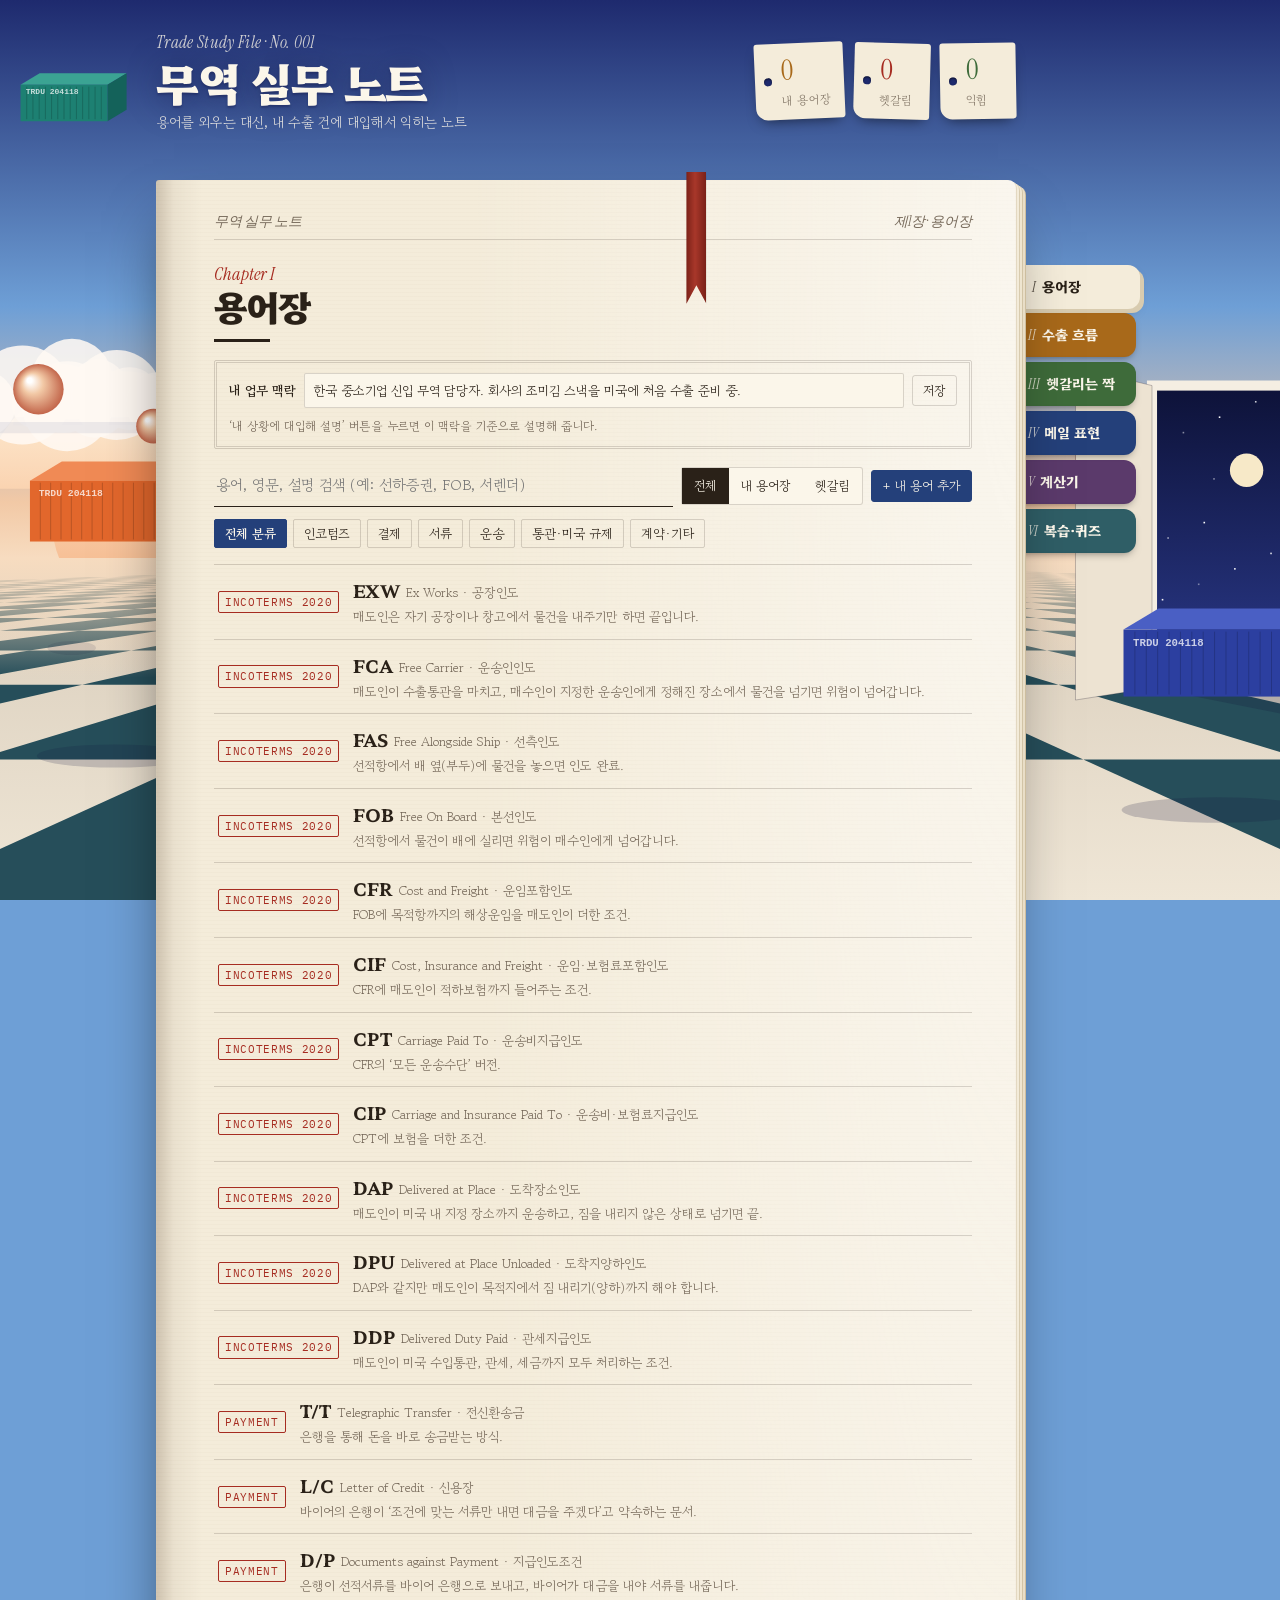
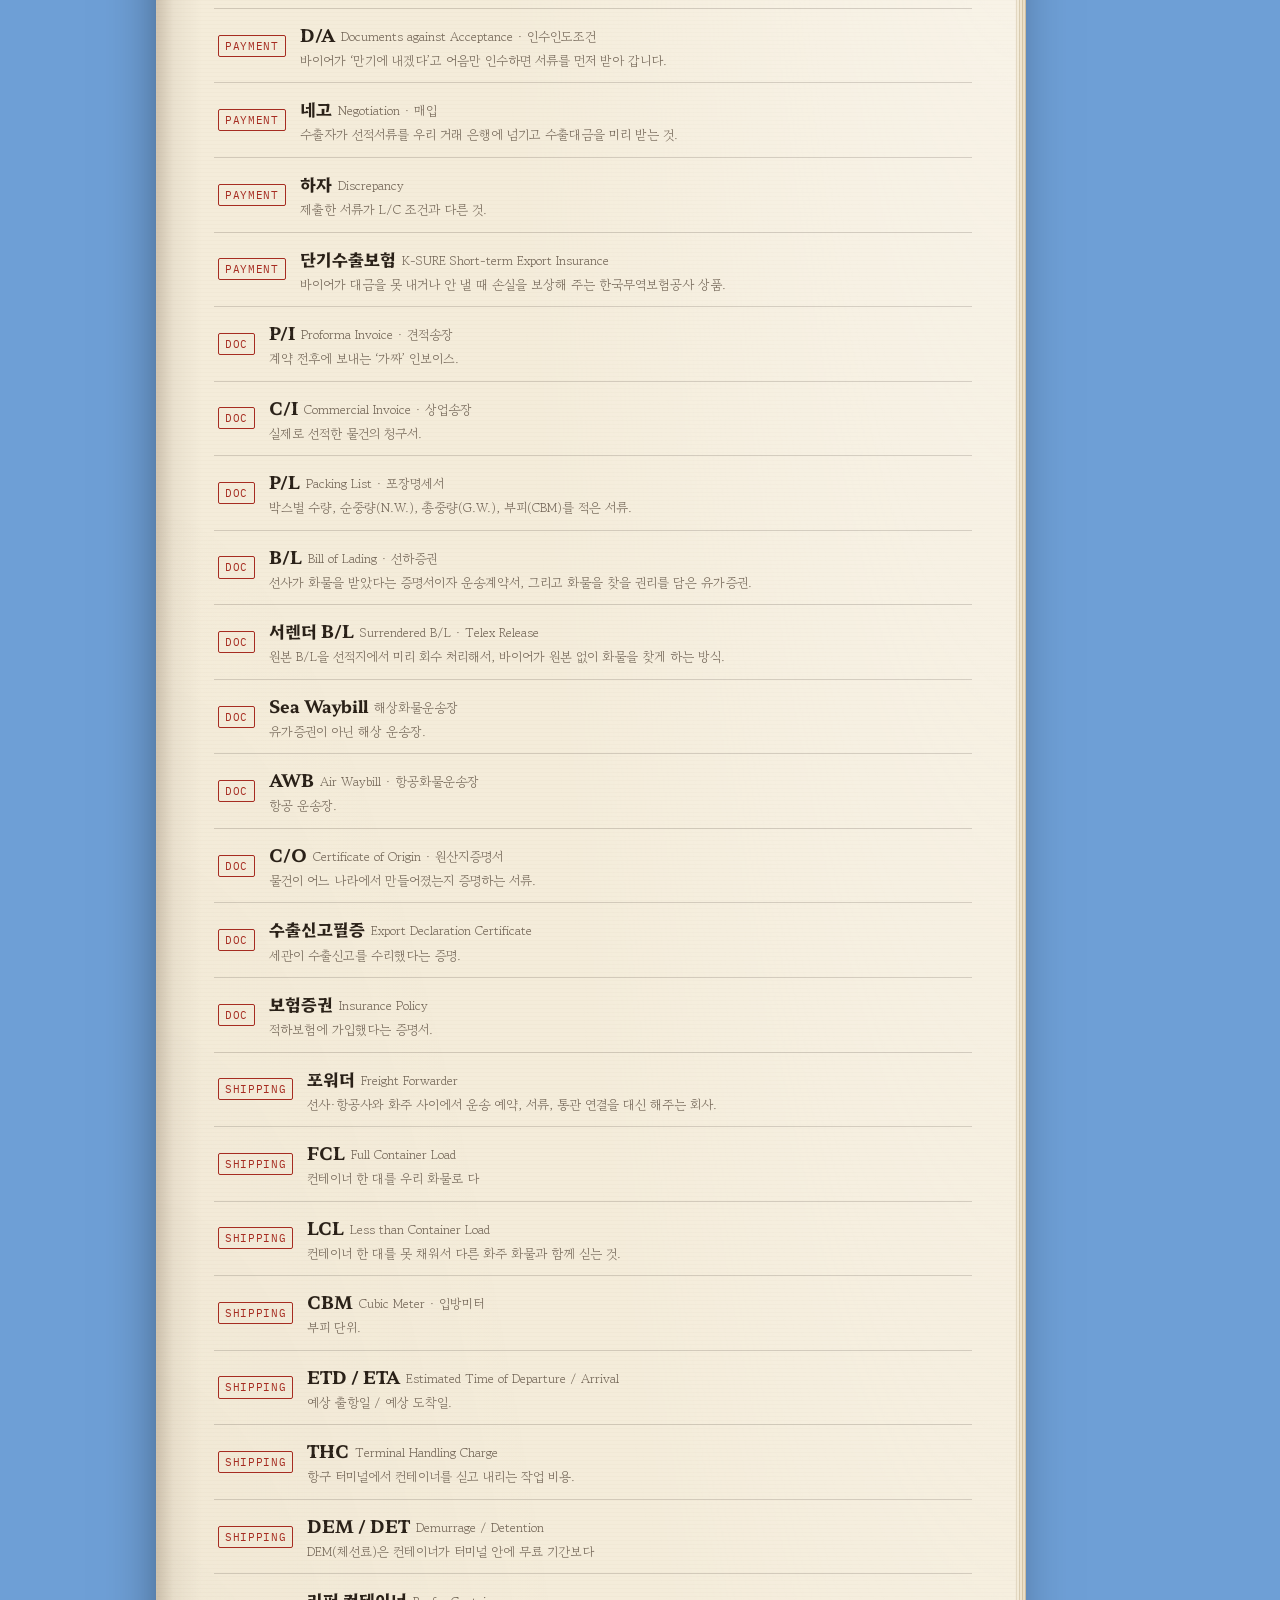
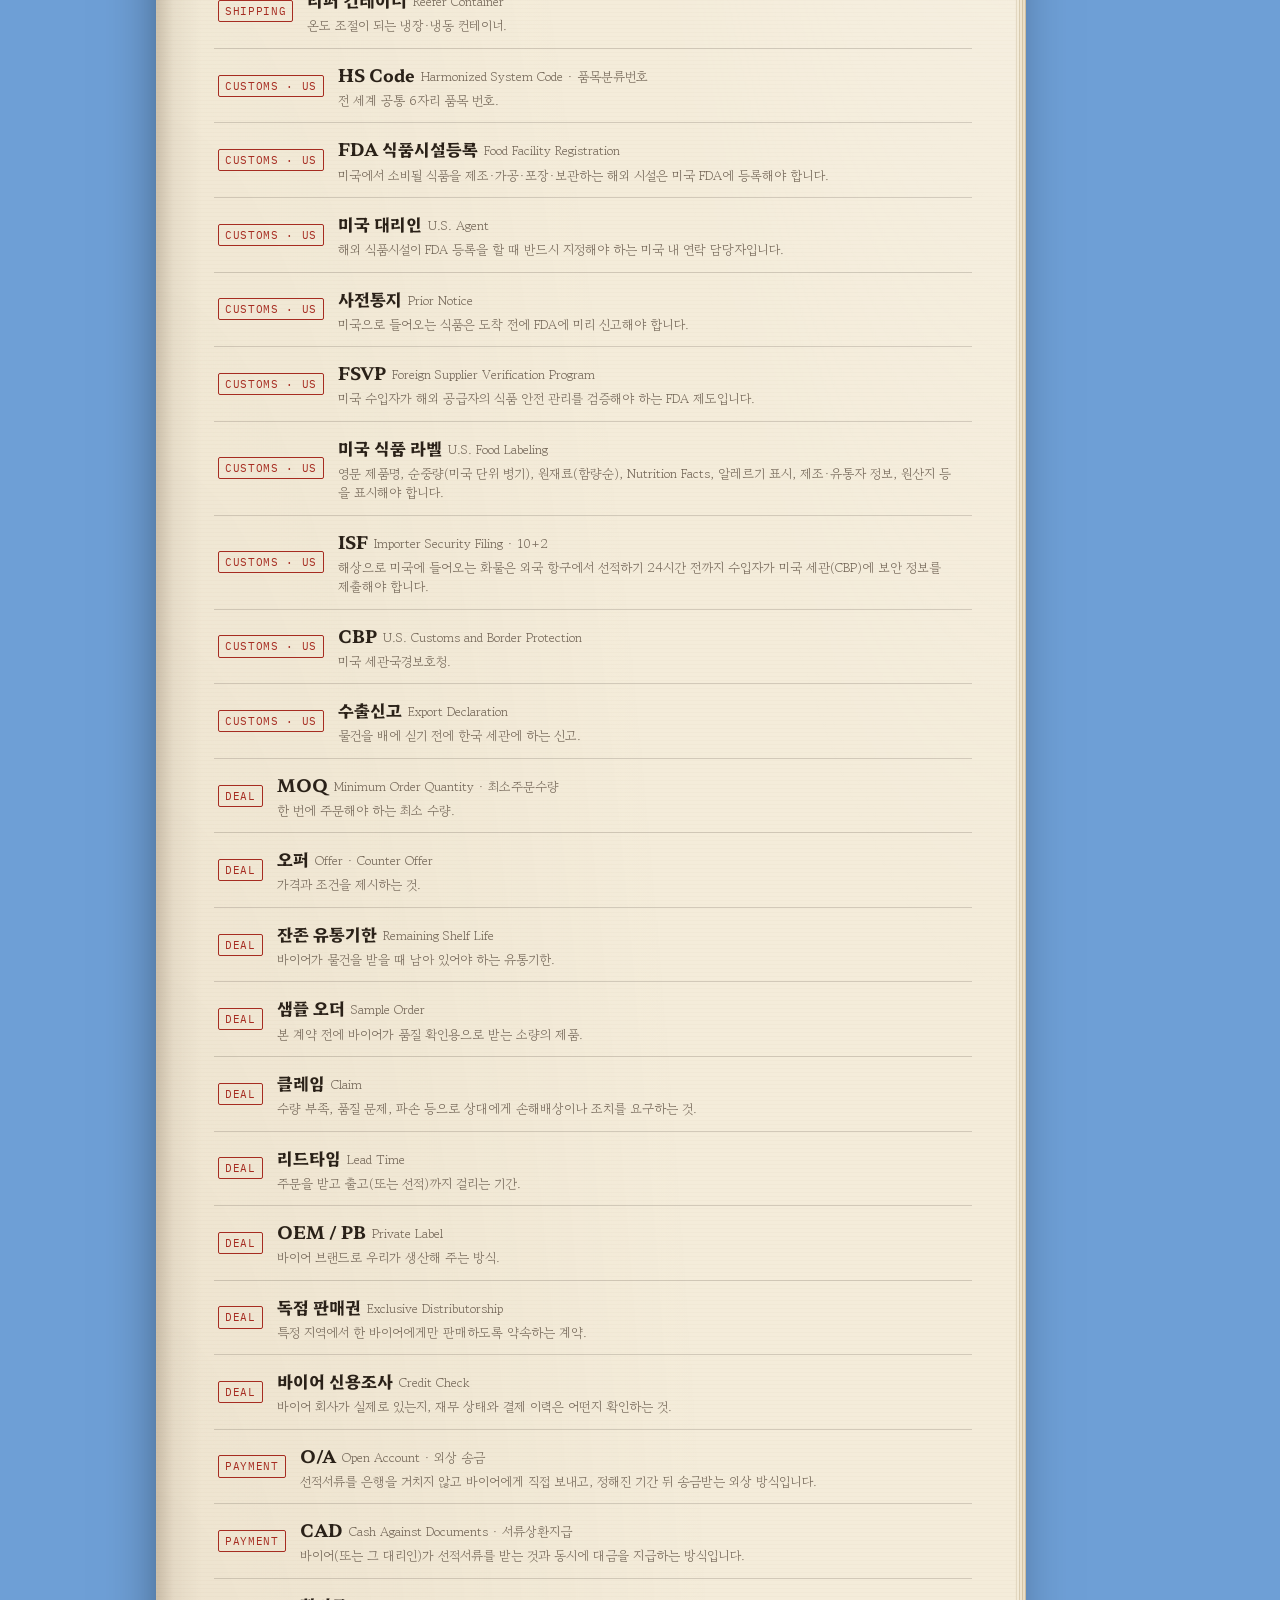
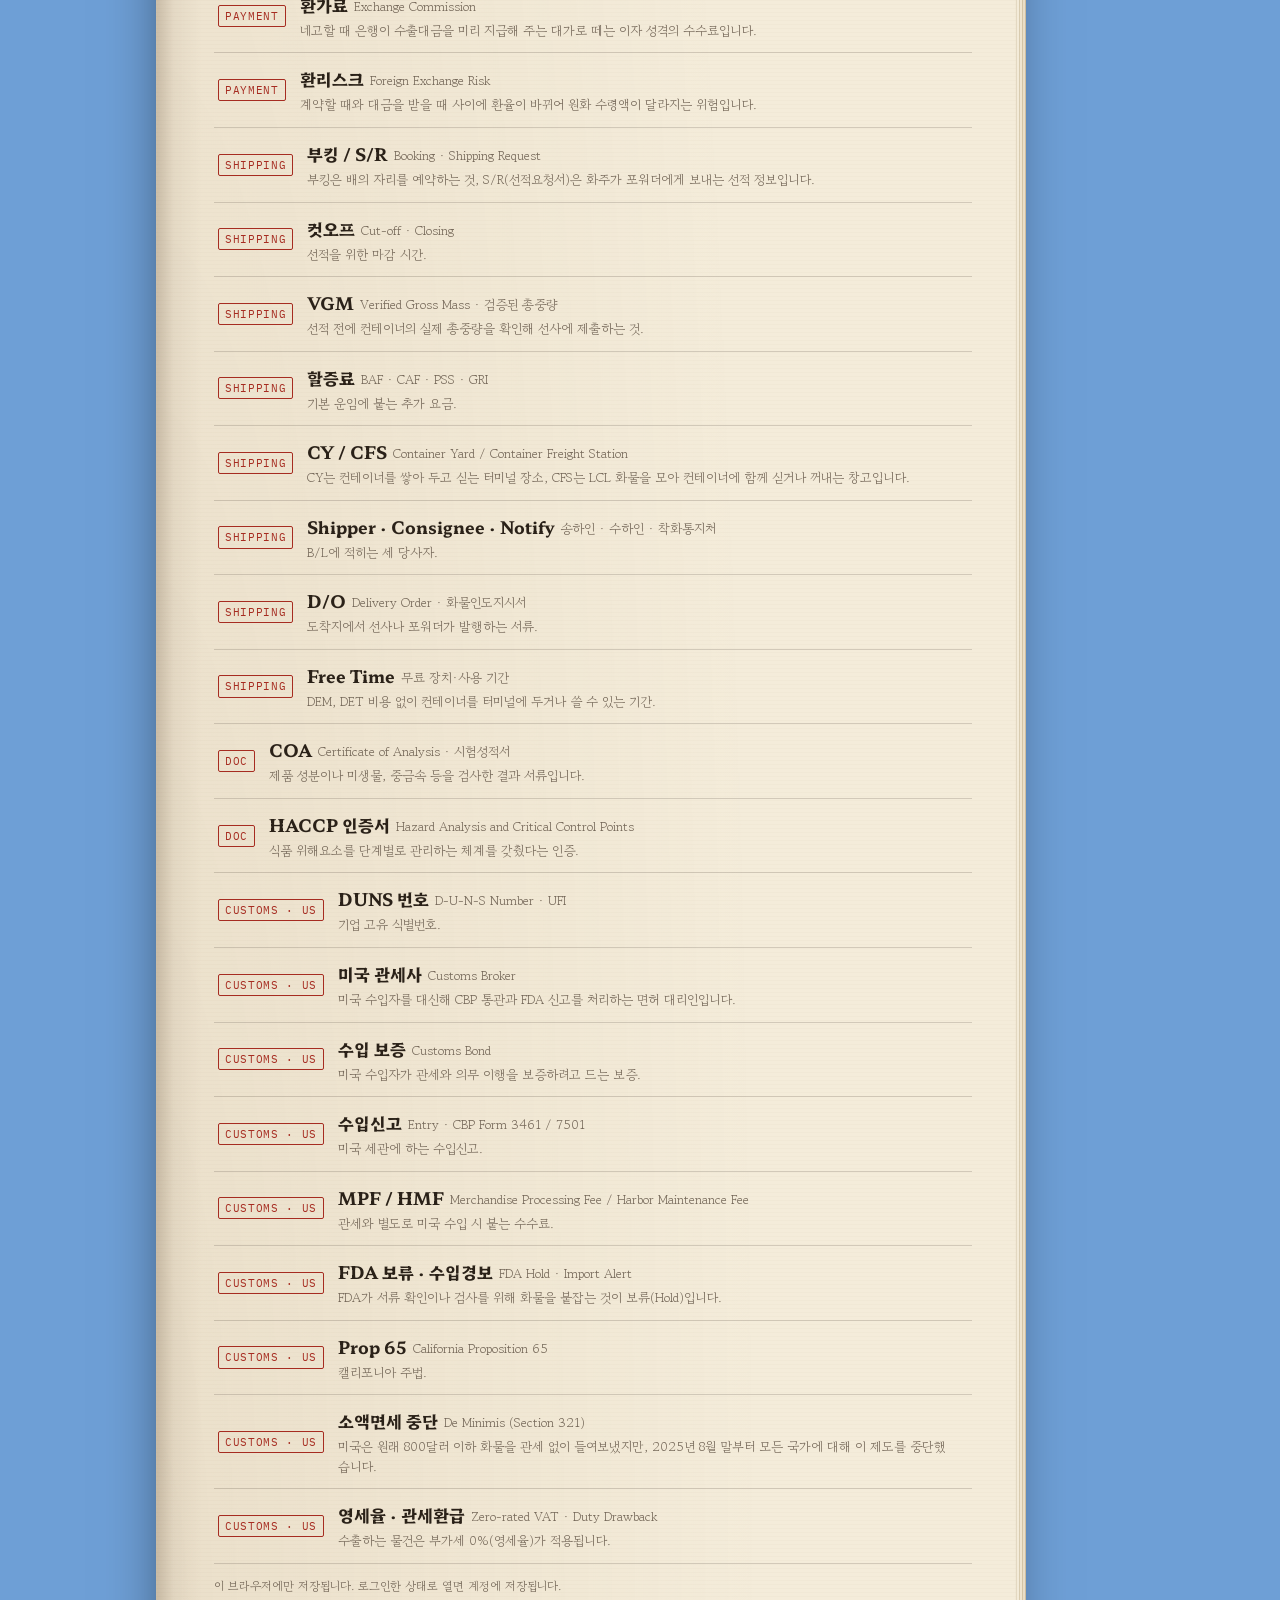
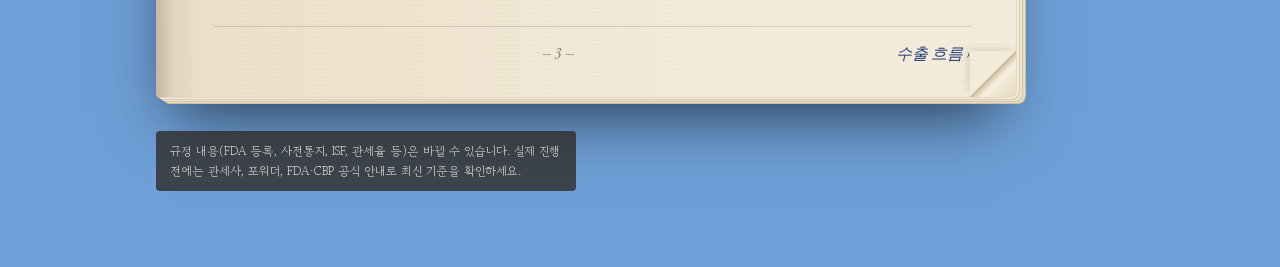
<file: note.html>
<!doctype html><html><head><meta charset=utf8><meta name=viewport content="width=device-width,initial-scale=1,viewport-fit=cover"><style>:root{color-scheme:light;box-sizing:border-box;padding-top:env(safe-area-inset-top,0px);padding-bottom:env(safe-area-inset-bottom,0px)}html{scroll-padding-top:env(safe-area-inset-top,0px)}body{margin:0;padding:0;font:14px -apple-system,BlinkMacSystemFont,sans-serif;background:#faf9f5;color:#141413}img{max-width:100%}[hidden]:not([hidden=until-found i]){display:none!important}</style></head><body>
<title>무역 실무 노트</title>
<link rel="preconnect" href="https://fonts.googleapis.com">
<link rel="preconnect" href="https://fonts.gstatic.com" crossorigin>
<link rel="stylesheet" href="https://fonts.googleapis.com/css2?family=Gowun+Batang:wght@400;700&family=Hahmlet:wght@400;700;800&family=IBM+Plex+Mono:wght@500;600&family=Instrument+Serif:ital@0;1&display=swap">
<style>
/* Layout: 초현실 풍경(노을 하늘, 떠 있는 컨테이너, 체크무늬 바닥) 위에 펼친 한 권의 실무서. 단일 칼럼 페이지, 오른쪽 손톱 색인, 탭 전환은 3D 책장 넘김. 단일 테마로 고정. */
:root{
  --desk:#1E2A6E; --paper:#FBF6EA; --sheet:#F4ECDA; --ink:#2A2118; --muted:#76695A; --line:rgba(42,33,24,.17);
  --accent:#24407A; --accent-soft:rgba(36,64,122,.10); --signal:#A8691A; --signal-soft:rgba(168,105,26,.14);
  --stamp:#A62C21; --stamp-soft:rgba(166,44,33,.11); --ok:#3E6B3A; --ok-soft:rgba(62,107,58,.13);
  --f-body:"Gowun Batang","Nanum Myeongjo",serif;
  --f-mono:"IBM Plex Mono",ui-monospace,"SFMono-Regular",Menlo,monospace;
  --f-head:"Hahmlet","Nanum Myeongjo",serif;
  --f-serif:"Instrument Serif",Georgia,serif;
  color-scheme:light;
}
*{box-sizing:border-box}
body{background-color:#6E9FD6;color:var(--ink);font-family:var(--f-body);font-size:15px;line-height:1.65;margin:0}
.wrap{max-width:860px;margin:0 auto;padding-inline:16px;padding-block:28px 64px}
h1,h2,h3{text-wrap:balance;margin:0;line-height:1.3}
.mono{font-family:var(--f-mono);letter-spacing:.04em}
button,input,select,textarea{font:inherit;color:inherit}
:focus-visible{outline:2px solid var(--accent);outline-offset:2px}

/* header */
.top{display:flex;flex-wrap:wrap;gap:16px 24px;align-items:flex-end;justify-content:space-between;border-bottom:2px solid var(--ink);padding-bottom:16px}
.brand .eyebrow{font-family:var(--f-mono);font-size:11px;letter-spacing:.14em;color:var(--muted);text-transform:uppercase}
.brand h1{font-size:28px;font-weight:700;letter-spacing:-.01em}
.brand p{margin:4px 0 0;color:var(--muted);font-size:14px}
.tally{display:flex;gap:6px}
.tally div{border:1px solid var(--line);background:var(--sheet);padding:6px 12px;min-width:76px}
.tally b{display:block;font-family:var(--f-mono);font-size:20px;font-variant-numeric:tabular-nums;line-height:1.2}
.tally span{font-size:12px;color:var(--muted)}
.tally .t-saved b{color:var(--signal)} .tally .t-confused b{color:var(--stamp)} .tally .t-known b{color:var(--ok)}

nav.tabs{display:flex;gap:2px;margin-top:20px;overflow-x:auto;position:sticky;top:env(safe-area-inset-top,0px);background:var(--paper);z-index:5;padding-top:6px}
nav.tabs button{border:1px solid var(--line);border-bottom:none;background:transparent;padding:8px 16px;cursor:pointer;white-space:nowrap;color:var(--muted);font-weight:500}
nav.tabs button[aria-selected="true"]{background:var(--sheet);color:var(--ink);border-color:var(--ink);position:relative;top:1px}
.panel{background:var(--sheet);border:1px solid var(--ink);padding:20px;min-width:0}
@media (max-width:520px){.panel{padding:16px 14px}}
.lede{color:var(--muted);margin:0 0 16px;max-width:62ch;font-size:14px}

/* glossary controls */
.ctx{display:flex;gap:8px;flex-wrap:wrap;align-items:center;background:var(--accent-soft);padding:10px 12px;margin-bottom:16px;font-size:13px}
.ctx label{font-weight:600;white-space:nowrap}
.ctx input{flex:1;min-width:0;border:1px solid var(--line);background:var(--sheet);padding:6px 8px}
.ctx .hint{flex-basis:100%;color:var(--muted);font-size:12px}
.controls{display:flex;flex-wrap:wrap;gap:8px;align-items:center;margin-bottom:12px}
.controls input[type=search]{flex:1 1 220px;min-width:0;border:1px solid var(--ink);background:var(--sheet);padding:8px 10px}
.seg{display:flex;border:1px solid var(--ink)}
.seg button{border:none;background:transparent;padding:7px 12px;cursor:pointer;font-size:13px}
.seg button[aria-pressed="true"]{background:var(--ink);color:var(--sheet)}
.chips{display:flex;flex-wrap:wrap;gap:6px;margin-bottom:16px}
.chip{border:1px solid var(--line);background:transparent;padding:3px 10px;font-size:13px;cursor:pointer;border-radius:999px}
.chip[aria-pressed="true"]{border-color:var(--accent);background:var(--accent-soft);color:var(--accent);font-weight:600}
.btn{border:1px solid var(--ink);background:var(--ink);color:var(--sheet);padding:7px 14px;cursor:pointer;font-weight:500;font-size:14px}
.btn.ghost{background:transparent;color:var(--ink)}
.btn.small{padding:4px 10px;font-size:13px}
.btn:disabled{opacity:.5;cursor:default}

/* term list */
.list{display:flex;flex-direction:column;border-top:1px solid var(--line)}
details.term{border-bottom:1px solid var(--line)}
details.term summary{list-style:none;display:grid;grid-template-columns:auto 1fr auto;gap:4px 14px;align-items:baseline;padding:12px 4px;cursor:pointer}
details.term summary::-webkit-details-marker{display:none}
details.term summary:hover{background:var(--paper)}
.code{font-family:var(--f-mono);font-size:11px;letter-spacing:.06em;color:var(--accent);border:1px solid currentColor;padding:1px 6px;white-space:nowrap;align-self:center}
.tname{min-width:0}
.tname strong{font-size:16px;font-weight:600}
.tname em{font-style:normal;color:var(--muted);font-size:13px;margin-left:6px}
.tname .one{display:block;color:var(--muted);font-size:13px;line-height:1.5;margin-top:2px}
.marks{display:flex;gap:4px;align-items:center}
.pill{font-size:11px;padding:1px 7px;border-radius:999px;font-weight:600;white-space:nowrap}
.pill.saved{background:var(--signal-soft);color:var(--signal)}
.pill.confused{background:var(--stamp-soft);color:var(--stamp)}
.pill.known{background:var(--ok-soft);color:var(--ok)}
.pill.mine{background:var(--accent-soft);color:var(--accent)}
@media (max-width:520px){details.term summary{grid-template-columns:1fr auto}.code{grid-column:1/-1;justify-self:start}}
.body{padding:4px 4px 18px;display:flex;flex-direction:column;gap:12px}
.body p{margin:0;max-width:65ch}
.ex{border-left:3px solid var(--signal);padding:4px 0 4px 12px;font-size:14px}
.ex b{font-size:12px;letter-spacing:.06em;color:var(--signal);display:block;font-family:var(--f-mono)}
.actions{display:flex;flex-wrap:wrap;gap:6px}
.toggle{border:1px solid var(--line);background:transparent;padding:4px 10px;font-size:13px;cursor:pointer}
.toggle[aria-pressed="true"].s{border-color:var(--signal);background:var(--signal-soft);color:var(--signal);font-weight:600}
.toggle[aria-pressed="true"].c{border-color:var(--stamp);background:var(--stamp-soft);color:var(--stamp);font-weight:600}
.toggle[aria-pressed="true"].k{border-color:var(--ok);background:var(--ok-soft);color:var(--ok);font-weight:600}
.memo label{font-size:12px;font-weight:600;color:var(--muted);display:block;margin-bottom:4px}
.memo textarea{width:100%;min-height:72px;border:1px solid var(--line);background:var(--paper);padding:8px;resize:vertical;font-size:14px}
.memo .row{display:flex;gap:8px;align-items:center;margin-top:6px;font-size:12px;color:var(--muted)}
.ai{background:var(--accent-soft);padding:12px;font-size:14px}
.ai .out{white-space:pre-wrap;margin-top:8px}
.ai .out:empty{display:none}
.ai .err{color:var(--stamp);font-size:13px;margin-top:6px}
.empty{padding:28px 8px;color:var(--muted);text-align:center}
.status{font-size:12px;color:var(--muted);margin-top:12px}

/* add form */
.add{border:1px dashed var(--muted);padding:14px;margin-bottom:16px}
.add .grid{display:grid;grid-template-columns:1fr 1fr;gap:10px}
.add .full{grid-column:1/-1}
.add label{font-size:12px;font-weight:600;color:var(--muted);display:flex;flex-direction:column;gap:3px}
.add input,.add select,.add textarea{border:1px solid var(--line);background:var(--sheet);padding:7px 8px;font-size:14px}
@media (max-width:520px){.add .grid{grid-template-columns:1fr}}

/* flow */
.flow{list-style:none;margin:0;padding:0;counter-reset:st}
.flow li{display:grid;grid-template-columns:44px 1fr;gap:14px;padding:14px 0;border-bottom:1px solid var(--line);counter-increment:st}
.flow li::before{content:counter(st,decimal-leading-zero);font-family:var(--f-mono);font-size:20px;font-weight:600;color:var(--accent);line-height:1.2}
.flow h3{font-size:16px}
.flow p{margin:4px 0 8px;color:var(--muted);font-size:14px;max-width:62ch}
.flow .who{font-family:var(--f-mono);font-size:11px;color:var(--muted);letter-spacing:.06em}
.tchips{display:flex;flex-wrap:wrap;gap:6px}
.tchip{border:1px solid var(--accent);color:var(--accent);background:transparent;font-size:12px;padding:2px 8px;cursor:pointer}
.tchip:hover{background:var(--accent-soft)}

/* pairs */
.pair{margin-bottom:28px}
.pair h3{font-size:17px;margin-bottom:4px}
.pair .q{color:var(--muted);font-size:14px;margin:0 0 10px}
.tbl{overflow-x:auto;border:1px solid var(--line)}
table{border-collapse:collapse;width:100%;font-size:13.5px;min-width:520px}
th,td{padding:8px 10px;text-align:left;vertical-align:top;border-bottom:1px solid var(--line)}
thead th{font-family:var(--f-mono);font-size:12px;letter-spacing:.05em;background:var(--paper);white-space:nowrap}
tbody th{font-weight:600;white-space:nowrap;color:var(--muted)}
.tip{font-size:13.5px;margin-top:8px;padding-left:12px;border-left:3px solid var(--signal)}

/* review */
.deckbar{display:flex;flex-wrap:wrap;gap:8px;align-items:center;justify-content:space-between;margin-bottom:14px;font-size:13px;color:var(--muted)}
.card{border:1px solid var(--ink);background:var(--paper);min-height:220px;padding:24px;display:flex;flex-direction:column;justify-content:center;gap:10px;text-align:center}
.card .code{align-self:center}
.card h3{font-size:26px}
.card .en{color:var(--muted)}
.card .back{text-align:left;max-width:60ch;margin:0 auto}
.card .back p{margin:0 0 8px}
.reviewbtns{display:flex;gap:8px;justify-content:center;margin-top:14px;flex-wrap:wrap}
.btn.stamp{background:var(--stamp);border-color:var(--stamp)}
.btn.ok{background:var(--ok);border-color:var(--ok)}
.deckinfo{font-size:13px;color:var(--muted);margin:0 0 8px}

/* checklist */
.ck-head{display:flex;justify-content:space-between;align-items:baseline;gap:12px}
.ck-head h2{font-size:18px}
.ck-head .mono{font-size:13px;color:var(--muted);font-variant-numeric:tabular-nums}
.ck-bar{height:6px;background:var(--paper);border:1px solid var(--line);margin:8px 0 12px}
.ck-bar i{display:block;height:100%;background:var(--ok);width:0}
@media (prefers-reduced-motion:no-preference){.ck-bar i{transition:width .2s}}
.ck-group{margin-bottom:10px}
.ck-group h4{margin:0 0 4px;font-size:12px;font-family:var(--f-mono);letter-spacing:.06em;color:var(--accent);font-weight:600}
.ck-item{display:flex;gap:10px;align-items:flex-start;padding:5px 0;font-size:14px;cursor:pointer}
.ck-item input{margin-top:4px;accent-color:var(--ok);width:16px;height:16px;flex:none}
.ck-item.done span{color:var(--muted);text-decoration:line-through}

/* mail */
.mailgroup{margin-bottom:22px}
.mailgroup h3{font-size:16px;margin-bottom:6px}
.phrase{border-top:1px solid var(--line);padding:10px 0;display:grid;grid-template-columns:1fr auto;gap:4px 12px;align-items:start}
.phrase .en{font-size:15px;min-width:0}
.phrase .ko{color:var(--muted);font-size:13px;grid-column:1}
.phrase .pbtns{grid-row:1/3;grid-column:2;display:flex;flex-direction:column;gap:4px}
.phrase mark{background:var(--signal-soft);color:inherit;padding:0 2px}
@media (max-width:520px){.phrase{grid-template-columns:1fr}.phrase .pbtns{grid-row:auto;grid-column:1;flex-direction:row}}

/* calc */
.calcs{display:grid;grid-template-columns:repeat(auto-fit,minmax(min(100%,250px),1fr));gap:16px}
.calc{border:1px solid var(--line);padding:14px;background:var(--paper);min-width:0;display:flex;flex-direction:column;gap:10px}
.calc h3{font-size:15px}
.fields{display:grid;grid-template-columns:1fr 1fr;gap:8px;align-items:end}
.fields label{font-size:12px;color:var(--muted);font-weight:600;display:flex;flex-direction:column;gap:3px;min-width:0}
.fields input{border:1px solid var(--line);background:var(--sheet);padding:6px 8px;font-size:14px;font-family:var(--f-mono);width:100%;min-width:0}
.result{margin:0;display:grid;grid-template-columns:auto 1fr;gap:4px 12px;border-top:2px solid var(--ink);padding-top:8px;font-size:13.5px}
.result dt{color:var(--muted)}
.result dd{margin:0;text-align:right;font-family:var(--f-mono);font-variant-numeric:tabular-nums;font-weight:600}
.result dd.hl{color:var(--accent)}
.result dd.warn{color:var(--stamp)}
.note{font-size:12px;color:var(--muted);margin:0}

/* quiz */
.quiz{border:1px solid var(--ink);background:var(--paper);padding:20px}
.quiz .qtext{font-size:16px;font-weight:600;margin:0 0 14px;max-width:62ch}
.opts{display:flex;flex-direction:column;gap:8px}
.opt{border:1px solid var(--line);background:var(--sheet);padding:10px 12px;text-align:left;cursor:pointer;font-size:14px}
.opt:hover:not(:disabled){border-color:var(--ink)}
.opt.right{border-color:var(--ok);background:var(--ok-soft)}
.opt.wrong{border-color:var(--stamp);background:var(--stamp-soft)}
.opt:disabled{cursor:default}
.explain{margin-top:14px;font-size:14px;border-left:3px solid var(--signal);padding-left:12px}
.explain b{display:block;margin-bottom:2px}
.foot{margin-top:20px;font-size:12px;color:var(--muted);max-width:70ch}
@media (prefers-reduced-motion:no-preference){.card{transition:transform .15s}}

/* ===== BOOK: 책상 위에 펼친 무역 실무서. 탭은 사전식 손톱 색인, 탭 전환은 책장 넘김 ===== */
body{background-color:#6E9FD6;background-image:none;font-family:var(--f-body)}
.wrap{position:relative;z-index:1}
#scene{position:fixed;inset:0;width:100%;height:100%;z-index:0;pointer-events:none;display:block}
.brand h1{text-shadow:0 2px 2px rgba(20,24,70,.35),0 2px 30px rgba(20,24,70,.55)}
.foot{background:rgba(42,33,24,.72);color:rgba(251,246,234,.8)!important;padding:10px 14px;border-radius:4px;display:inline-block;backdrop-filter:blur(6px);-webkit-backdrop-filter:blur(6px)}
.wrap{max-width:1000px}
.top{border:none;align-items:center;max-width:860px}
.brand .eyebrow{font-family:var(--f-serif);font-style:italic;text-transform:none;letter-spacing:.02em;font-size:17px;color:rgba(251,246,234,.8)}
.brand h1{font-family:var(--f-head);font-weight:800;font-size:46px;letter-spacing:-.03em;color:#FBF6EA;line-height:1.1}
.brand p{color:rgba(251,246,234,.85);font-family:var(--f-body)}
.tally{gap:10px}
.tally div{background:#F4ECDA;border:none;border-radius:3px 3px 3px 12px;color:var(--ink);padding:10px 14px 8px 26px;box-shadow:0 6px 14px -6px rgba(0,0,0,.6);position:relative}
.tally div::before{content:"";position:absolute;left:9px;top:50%;width:8px;height:8px;margin-top:-4px;border-radius:50%;background:var(--desk);box-shadow:inset 0 1px 2px rgba(0,0,0,.6)}
.tally div:nth-child(1){transform:rotate(-2.5deg)} .tally div:nth-child(2){transform:rotate(1.5deg)} .tally div:nth-child(3){transform:rotate(-1deg)}
.tally b{font-family:var(--f-serif);font-size:28px;font-weight:400}
.tally span{color:var(--muted)}
.tally .t-saved b{color:var(--signal)} .tally .t-confused b{color:var(--stamp)} .tally .t-known b{color:var(--ok)}

.book{position:relative;max-width:860px;margin-top:30px;perspective:2600px}
.book::after{content:"";position:absolute;top:-8px;right:36%;width:20px;height:132px;background:linear-gradient(90deg,#7A2118,#A8372A 45%,#7A2118);clip-path:polygon(0 0,100% 0,100% 100%,50% 86%,0 100%);z-index:6;filter:drop-shadow(0 3px 2px rgba(0,0,0,.35));pointer-events:none}
.panel{background-color:var(--sheet);
  background-image:linear-gradient(90deg,rgba(70,45,20,.22),rgba(70,45,20,.06) 18px,transparent 46px),radial-gradient(ellipse at 100% 0,rgba(255,255,255,.55),transparent 45%),radial-gradient(ellipse at 0 100%,rgba(150,110,60,.10),transparent 50%),repeating-linear-gradient(0deg,rgba(120,90,50,.022) 0 1px,transparent 1px 4px);
  border:none;border-radius:3px 8px 8px 3px;padding:30px 44px 26px 58px;position:relative;
  box-shadow:1px 1px 0 #E3D8C1,3px 2px 0 #F3EBD9,4px 3px 0 #D8CBAF,6px 4px 0 #EEE5D0,7px 5px 0 #D2C4A6,9px 6px 0 #E9DEC7,10px 7px 0 #CDBE9F,0 34px 60px -18px rgba(0,0,0,.65)}
@media (max-width:640px){.panel{padding:22px 18px 20px 26px}}
.runhead{display:flex;justify-content:space-between;gap:12px;font-family:var(--f-serif);font-style:italic;font-size:14px;color:var(--muted);border-bottom:1px solid var(--line);padding-bottom:6px;margin-bottom:24px}
.chap{margin-bottom:18px}
.chapno{display:block;font-family:var(--f-serif);font-style:italic;color:var(--stamp);font-size:18px;line-height:1.2}
.chap h2{font-family:var(--f-head);font-weight:800;font-size:36px;letter-spacing:-.03em;line-height:1.15}
.chap::after{content:"";display:block;width:56px;height:3px;background:var(--ink);margin-top:12px}
.lede{font-size:15px;color:var(--ink);opacity:.85}
.lede::first-letter{font-family:var(--f-head);font-weight:800;font-size:2.7em;float:left;line-height:.95;margin:3px 8px 0 0;color:var(--stamp)}
.folio{display:flex;align-items:center;justify-content:space-between;gap:12px;margin-top:30px;padding-top:10px;border-top:1px solid var(--line);font-family:var(--f-serif);font-style:italic;color:var(--muted)}
.folio .num{font-size:16px}
.folio button{background:none;border:none;font-family:var(--f-serif);font-style:italic;font-size:16px;color:var(--accent);cursor:pointer;padding:4px 2px}
.folio button:hover{text-decoration:underline;text-underline-offset:3px}
.folio button:disabled{visibility:hidden}
h2,h3,.qtext,.card h3{font-family:var(--f-head);font-weight:700;letter-spacing:-.01em}
.flow h3,.pair h3,.calc h3,.mailgroup h3{font-size:18px;color:var(--ink)}

/* 손톱 색인 탭 */
nav.tabs{position:absolute;left:calc(100% + 10px);top:84px;flex-direction:column;gap:5px;margin:0;padding:0;overflow:visible;background:none;z-index:0}
nav.tabs button{--tab:#8C2F23;width:124px;white-space:nowrap;text-align:left;padding:10px 10px 10px 16px;border:none;border-radius:0 12px 12px 0;color:#FBF6EA;background:var(--tab);font-family:var(--f-head);font-weight:700;font-size:14px;box-shadow:inset 10px 0 10px -8px rgba(0,0,0,.45),0 4px 8px -4px rgba(0,0,0,.5);transform:translateX(-14px);transition:transform .25s cubic-bezier(.3,1.4,.5,1);position:relative;top:0}
nav.tabs button::before{content:attr(data-n);font-family:var(--f-serif);font-style:italic;font-weight:400;margin-right:6px;opacity:.75}
nav.tabs button:hover{transform:translateX(-4px)}
nav.tabs button[aria-selected="true"]{background:var(--sheet);color:var(--ink);transform:translateX(-10px);box-shadow:4px 4px 0 #D8CBAF,0 6px 12px -6px rgba(0,0,0,.5);border:none}
nav.tabs button:nth-child(1){--tab:#8C2F23} nav.tabs button:nth-child(2){--tab:#A8691A} nav.tabs button:nth-child(3){--tab:#3E6B3A}
nav.tabs button:nth-child(4){--tab:#24407A} nav.tabs button:nth-child(5){--tab:#5B3A6B} nav.tabs button:nth-child(6){--tab:#2F5E66}
@media (max-width:1139px){
  nav.tabs{position:relative;left:auto;top:auto;flex-direction:row;gap:3px;overflow-x:auto;padding:0 10px;margin:0;z-index:2;scrollbar-width:none}
  nav.tabs button{width:auto;flex:none;border-radius:10px 10px 0 0;padding:8px 12px 7px;transform:translateY(4px);box-shadow:inset 0 -8px 8px -8px rgba(0,0,0,.45)}
  nav.tabs button:hover{transform:translateY(1px)}
  nav.tabs button[aria-selected="true"]{transform:none;box-shadow:none}
}
.curl{position:absolute;right:0;bottom:0;width:46px;height:46px;border:none;padding:0;cursor:pointer;z-index:4;border-radius:0 0 8px 0;
  background:linear-gradient(135deg,transparent 49%,#C9B999 50%,#F7F0DF 62%,#E4D7BC 100%);box-shadow:-4px -4px 8px -2px rgba(0,0,0,.12);transition:width .25s,height .25s}
.curl:hover,.curl:focus-visible{width:74px;height:74px}
.curl span{position:absolute;right:82px;bottom:10px;white-space:nowrap;font-family:var(--f-serif);font-style:italic;font-size:15px;color:var(--accent);opacity:0;transition:opacity .2s;pointer-events:none}
.curl:hover span,.curl:focus-visible span{opacity:1}

/* 책장 넘김 */
.flipper{position:absolute;z-index:10;transform-style:preserve-3d;transform-origin:left center;pointer-events:none;will-change:transform}
.flipper .face{position:absolute;inset:0;backface-visibility:hidden;-webkit-backface-visibility:hidden;overflow:hidden;border-radius:3px 8px 8px 3px}
.flipper .face > .panel{margin:0;box-shadow:none;min-height:100%}
.flipper .back{transform:rotateY(180deg);background-color:#EFE6D2;background-image:linear-gradient(270deg,rgba(70,45,20,.22),transparent 40px),repeating-linear-gradient(0deg,rgba(120,90,50,.03) 0 1px,transparent 1px 4px)}
.flipper .shade{position:absolute;inset:0;background:linear-gradient(90deg,rgba(0,0,0,0),rgba(0,0,0,.28));opacity:0;pointer-events:none}
.flipper.fwd{animation:turnFwd .8s cubic-bezier(.45,.05,.3,1) forwards}
.flipper.back-turn{animation:turnBack .8s cubic-bezier(.45,.05,.3,1) forwards}
.flipper.fwd .front .shade{animation:shadeIn .8s forwards}
.flipper.back-turn .front .shade{animation:shadeOut .8s forwards}
@keyframes turnFwd{0%{transform:rotateY(0)}100%{transform:rotateY(-178deg)}}
@keyframes turnBack{0%{transform:rotateY(-178deg)}100%{transform:rotateY(0)}}
@keyframes shadeIn{0%{opacity:0}50%{opacity:1}100%{opacity:1}}
@keyframes shadeOut{0%{opacity:1}50%{opacity:1}100%{opacity:0}}

/* 페이지 안 요소 */
.btn{background:var(--accent);border-color:var(--accent);color:#FBF6EA;border-radius:3px}
.btn:hover:not(:disabled){filter:brightness(1.15)}
.btn.ghost{background:transparent;color:var(--ink);border-color:var(--line)}
.btn.ghost:hover:not(:disabled){border-color:var(--accent);color:var(--accent)}
.btn.stamp{background:var(--stamp);border-color:var(--stamp)} .btn.ok{background:var(--ok);border-color:var(--ok)}
.seg{border:1px solid var(--line);border-radius:3px;background:var(--paper)}
.seg button[aria-pressed="true"]{background:var(--ink);color:#FBF6EA}
.controls input[type=search]{border:none;border-bottom:1.5px solid var(--ink);background:transparent;border-radius:0;padding:8px 2px;font-family:var(--f-body)}
.controls input[type=search]:focus{outline:none;border-bottom-color:var(--accent)}
.ctx{background:transparent;border:3px double var(--line);border-radius:2px}
.ctx input,.add input,.add select,.add textarea,.fields input,.memo textarea{background:var(--paper);border:1px solid var(--line);border-radius:2px}
.memo textarea{background:repeating-linear-gradient(var(--paper) 0 25px,rgba(36,64,122,.13) 25px 26px);line-height:26px;padding-top:0}
.add{border:1px dashed var(--muted);border-radius:2px}
.chip{background:transparent;border-color:var(--line);border-radius:2px}
.chip[aria-pressed="true"]{background:var(--accent);border-color:var(--accent);color:#FBF6EA}
.code{color:var(--stamp);border-color:var(--stamp);border-radius:2px;background:transparent}
details.term summary{border-radius:2px}
details.term summary:hover{background:rgba(255,255,255,.35)}
details.term[open] summary strong{color:var(--accent)}
.tname strong{font-family:var(--f-head);font-weight:700;font-size:17px}
.flow li::before{font-family:var(--f-serif);font-style:italic;font-weight:400;font-size:32px;color:var(--stamp)}
.tchip{border-radius:2px;border-color:rgba(36,64,122,.4);background:transparent}
.tbl{border-color:var(--line);border-radius:2px;background:rgba(255,255,255,.3)}
thead th{background:rgba(168,105,26,.13);color:var(--ink)}
.ex{border-left-color:var(--signal)} .ex b{color:var(--signal)}
.tip,.explain{border-left-color:var(--accent)}
.card,.quiz{background:repeating-linear-gradient(#FFFDF6 0 31px,rgba(36,64,122,.14) 31px 32px);border:none;border-top:3px solid rgba(166,44,33,.55);border-radius:2px;box-shadow:0 14px 30px -14px rgba(60,40,20,.5),0 1px 2px rgba(60,40,20,.2)}
.calc{background:#FFFDF6;border:1px solid var(--line);border-radius:2px;box-shadow:0 8px 18px -12px rgba(60,40,20,.45)}
.calc:nth-child(2){transform:rotate(.4deg)} .calc:nth-child(3){transform:rotate(-.4deg)}
.result{border-top-color:var(--ink)}
.ai{background:#FFF6CC;border:none;border-radius:2px;box-shadow:0 8px 16px -10px rgba(60,40,20,.55);transform:rotate(-.5deg)}
.opt{background:rgba(255,253,246,.85);border-color:var(--line);border-radius:2px}
.opt:hover:not(:disabled){border-color:var(--accent)}
.ck-item input{accent-color:var(--accent)}
.ck-bar{border-radius:0;background:transparent;border:none;border-bottom:1px dotted var(--muted);height:8px}
.ck-bar i{background:repeating-linear-gradient(-45deg,var(--accent) 0 3px,transparent 3px 6px)}
.phrase .en{font-family:var(--f-serif);font-size:18px;line-height:1.45}
.phrase mark{background:linear-gradient(transparent 55%,rgba(232,190,80,.55) 55%)}
.foot{color:rgba(251,246,234,.55);margin-top:34px}
.status{color:var(--muted)}

/* ===== 효과 ===== */
#fx{position:fixed;inset:0;width:100%;height:100%;pointer-events:none;z-index:50}
.seal-pop{position:fixed;z-index:51;pointer-events:none;padding:5px 12px;font-family:var(--f-head);font-weight:800;font-size:16px;letter-spacing:.06em;color:var(--stamp);border:2.5px solid var(--stamp);border-radius:4px;background:rgba(255,250,240,.0);mix-blend-mode:multiply;white-space:nowrap;
  text-shadow:0 0 1px currentColor;animation:stampDown 1.1s cubic-bezier(.2,.9,.3,1) forwards}
.seal-pop.big{font-size:30px;padding:10px 24px;border:5px double var(--stamp)}
.seal-pop.miss{color:var(--accent);border-color:var(--accent)}
@keyframes stampDown{0%{transform:translate(-50%,-50%) rotate(-14deg) scale(2.4);opacity:0}22%{transform:translate(-50%,-50%) rotate(-11deg) scale(.94);opacity:.95}32%{transform:translate(-50%,-50%) rotate(-11deg) scale(1)}78%{opacity:.9}100%{transform:translate(-50%,-50%) rotate(-11deg) scale(1);opacity:0}}
@media (prefers-reduced-motion:no-preference){
  details.term[open] .body{animation:unroll .35s ease-out}
  @keyframes unroll{from{opacity:0;transform:translateY(-6px)}to{opacity:1;transform:none}}
  .card.flip{animation:cardflip .5s cubic-bezier(.3,.7,.3,1)}
  @keyframes cardflip{from{transform:perspective(900px) rotateY(-90deg)}to{transform:perspective(900px) rotateY(0)}}
  .shake{animation:shake .45s}
  @keyframes shake{20%{transform:translateX(-6px) rotate(-.6deg)}45%{transform:translateX(5px) rotate(.5deg)}70%{transform:translateX(-3px)}}
  .tally b.bump{animation:bump .5s}
  @keyframes bump{40%{transform:scale(1.35) rotate(-4deg)}}
}
@media (prefers-reduced-motion:reduce){.seal-pop{animation:none;opacity:0}.flipper{display:none}}
@media (max-width:520px){.brand h1{font-size:36px}.chap h2{font-size:30px}}
</style>

<div class="wrap">
  <header class="top">
    <div class="brand">
      <div class="eyebrow">Trade Study File · No. 001</div>
      <h1>무역 실무 노트</h1>
      <p>용어를 외우는 대신, 내 수출 건에 대입해서 익히는 노트</p>
    </div>
    <div class="tally" aria-label="학습 현황">
      <div class="t-saved"><b id="nSaved">0</b><span>내 용어장</span></div>
      <div class="t-confused"><b id="nConfused">0</b><span>헷갈림</span></div>
      <div class="t-known"><b id="nKnown">0</b><span>익힘</span></div>
    </div>
  </header>

  <div class="book" id="book">
  <nav class="tabs" role="tablist">
    <button role="tab" data-tab="glossary" aria-selected="true">용어장</button>
    <button role="tab" data-tab="flow" aria-selected="false">수출 흐름</button>
    <button role="tab" data-tab="pairs" aria-selected="false">헷갈리는 짝</button>
    <button role="tab" data-tab="mail" aria-selected="false">메일 표현</button>
    <button role="tab" data-tab="calc" aria-selected="false">계산기</button>
    <button role="tab" data-tab="review" aria-selected="false">복습·퀴즈</button>
  </nav>

  <!-- 용어장 -->
  <section class="panel" id="p-glossary" role="tabpanel">
    <div class="ctx">
      <label for="ctxInput">내 업무 맥락</label>
      <input id="ctxInput" type="text" maxlength="200">
      <button class="btn small ghost" id="ctxSave" type="button">저장</button>
      <span class="hint">‘내 상황에 대입해 설명’ 버튼을 누르면 이 맥락을 기준으로 설명해 줍니다.</span>
    </div>
    <div class="controls">
      <input type="search" id="q" placeholder="용어, 영문, 설명 검색 (예: 선하증권, FOB, 서렌더)">
      <div class="seg" role="group" aria-label="보기">
        <button type="button" data-view="all" aria-pressed="true">전체</button>
        <button type="button" data-view="saved" aria-pressed="false">내 용어장</button>
        <button type="button" data-view="confused" aria-pressed="false">헷갈림</button>
      </div>
      <button class="btn small" id="addToggle" type="button">+ 내 용어 추가</button>
    </div>
    <form class="add" id="addForm" hidden>
      <div class="grid">
        <label>용어<input id="fTerm" required maxlength="60" placeholder="예: 잔존 유통기한"></label>
        <label>영문·약어<input id="fEn" maxlength="80" placeholder="예: Remaining shelf life"></label>
        <label>분류<select id="fCat"></select></label>
        <label>어디서 들었나<input id="fSrc" maxlength="80" placeholder="예: 바이어 메일, 포워더 통화"></label>
        <label class="full">뜻 (내 말로)<textarea id="fDef" rows="2" required maxlength="600"></textarea></label>
        <label class="full">실무 예시<textarea id="fEx" rows="2" maxlength="600"></textarea></label>
      </div>
      <div class="actions" style="margin-top:10px">
        <button class="btn small" type="submit">용어장에 저장</button>
        <button class="btn small ghost" type="button" id="addCancel">취소</button>
      </div>
    </form>
    <div class="chips" id="cats"></div>
    <div class="list" id="list"></div>
    <div class="status" id="storeStatus">저장 위치 확인 중…</div>
  </section>

  <!-- 수출 흐름 -->
  <section class="panel" id="p-flow" role="tabpanel" hidden>
    <div class="checkbox-wrap">
      <div class="ck-head"><h2>미국 첫 수출 체크리스트</h2><span class="mono" id="ckCount"></span></div>
      <div class="ck-bar" aria-hidden="true"><i id="ckBar"></i></div>
      <div id="checklist"></div>
    </div>
    <p class="lede" style="margin-top:24px">조미김 같은 가공식품을 미국으로 처음 보낼 때의 순서입니다. 각 단계의 용어를 누르면 용어장에서 바로 열립니다.</p>
    <ol class="flow" id="flow"></ol>
  </section>

  <!-- 헷갈리는 짝 -->
  <section class="panel" id="p-pairs" role="tabpanel" hidden>
    <p class="lede">신입 때 가장 자주 섞어 쓰는 용어들을 같은 기준으로 나란히 놓았습니다.</p>
    <div id="pairs"></div>
  </section>

  <!-- 메일 표현 -->
  <section class="panel" id="p-mail" role="tabpanel" hidden>
    <p class="lede">바이어 메일에 바로 쓸 수 있는 문장입니다. [대괄호] 부분만 바꿔서 쓰세요. 자주 쓰는 문장은 ‘☆ 담기’로 모아 볼 수 있습니다.</p>
    <div class="chips" id="mailCats"></div>
    <div id="mail"></div>
  </section>

  <!-- 계산기 -->
  <section class="panel" id="p-calc" role="tabpanel" hidden>
    <p class="lede">견적과 선적 준비 때 자주 하는 계산입니다. 예시 값이 들어가 있으니 우리 숫자로 바꿔 보세요.</p>
    <div class="calcs">
      <div class="calc">
        <h3>박스 부피와 컨테이너 적재</h3>
        <div class="fields">
          <label>가로 (cm)<input type="number" id="cL" value="40" min="0" step="0.1"></label>
          <label>세로 (cm)<input type="number" id="cW" value="30" min="0" step="0.1"></label>
          <label>높이 (cm)<input type="number" id="cH" value="25" min="0" step="0.1"></label>
          <label>박스 수<input type="number" id="cQ" value="800" min="0" step="1"></label>
          <label>박스당 총중량 (kg)<input type="number" id="cG" value="3.2" min="0" step="0.1"></label>
        </div>
        <dl class="result" id="cbmOut"></dl>
        <p class="note">컨테이너 실적재량은 20ft 약 26 CBM, 40ft 약 56 CBM, 40ft HC 약 66 CBM으로 잡은 대략값입니다. 실제는 박스 배열과 팔레트 사용 여부에 따라 달라집니다.</p>
      </div>
      <div class="calc">
        <h3>FOB → CFR → CIF 단가</h3>
        <div class="fields">
          <label>FOB 단가 (USD)<input type="number" id="pF" value="2.10" min="0" step="0.01"></label>
          <label>수량 (팩)<input type="number" id="pQ" value="16000" min="1" step="1"></label>
          <label>해상운임 총액 (USD, 할증료 포함)<input type="number" id="pFr" value="3200" min="0" step="1"></label>
          <label>보험요율 (%)<input type="number" id="pR" value="0.08" min="0" step="0.01"></label>
          <label>환율 (원/USD)<input type="number" id="pX" value="1380" min="0" step="1"></label>
        </div>
        <dl class="result" id="priceOut"></dl>
        <p class="note">CIF = CFR ÷ (1 − 1.1 × 보험요율). 보험금액을 CIF의 110%로 잡는 관행을 반영한 식입니다. 환율과 요율은 예시 값입니다.</p>
      </div>
      <div class="calc">
        <h3>잔존 유통기한 마감일</h3>
        <div class="fields">
          <label>생산일<input type="date" id="sP"></label>
          <label>유통기한 (개월)<input type="number" id="sS" value="12" min="1" step="1"></label>
          <label>바이어 요구 잔존 (개월)<input type="number" id="sR" value="9" min="0" step="1"></label>
          <label>선적→도착·통관 (일)<input type="number" id="sT" value="30" min="0" step="1"></label>
        </div>
        <dl class="result" id="shelfOut"></dl>
        <p class="note">부산→LA 해상은 보통 2~3주에 통관 기간이 더해집니다. 여유를 두고 넣으세요.</p>
      </div>
    </div>
  </section>

  <!-- 복습 -->
  <section class="panel" id="p-review" role="tabpanel" hidden>
    <div class="deckbar">
      <div class="seg" role="group" aria-label="복습 방식">
        <button type="button" data-mode="cards" aria-pressed="true">용어 카드</button>
        <button type="button" data-mode="quiz" aria-pressed="false">상황 퀴즈</button>
      </div>
      <div class="seg" role="group" aria-label="카드 묶음" id="deckSeg">
        <button type="button" data-deck="mine" aria-pressed="true">내 용어장</button>
        <button type="button" data-deck="all" aria-pressed="false">전체 용어</button>
      </div>
    </div>
    <div id="cardsMode">
      <p class="deckinfo" id="deckInfo"></p>
      <div class="card" id="card" tabindex="0"></div>
      <div class="reviewbtns" id="reviewBtns"></div>
    </div>
    <div id="quizMode" hidden>
      <p class="deckinfo" id="quizInfo"></p>
      <div class="quiz" id="quiz"></div>
    </div>
  </section>

  </div>

  <p class="foot">규정 내용(FDA 등록, 사전통지, ISF, 관세율 등)은 바뀔 수 있습니다. 실제 진행 전에는 관세사, 포워더, FDA·CBP 공식 안내로 최신 기준을 확인하세요.</p>
</div>

<script>
const CATS = ["인코텀즈","결제","서류","운송","통관·미국 규제","계약·기타"];
const CODES = {"인코텀즈":"INCOTERMS 2020","결제":"PAYMENT","서류":"DOC","운송":"SHIPPING","통관·미국 규제":"CUSTOMS · US","계약·기타":"DEAL"};

const TERMS = [
 // 인코텀즈
 {id:"exw",t:"EXW",en:"Ex Works · 공장인도",c:"인코텀즈",d:"매도인은 자기 공장이나 창고에서 물건을 내주기만 하면 끝입니다. 트럭 상차, 수출통관까지 모두 매수인 몫이라 매도인 부담이 가장 적은 조건입니다.",x:"미국 바이어가 지정한 포워더가 우리 창고로 와서 조미김 박스를 실어 갑니다. 다만 수출신고를 바이어 쪽이 해야 해서 실제로는 FCA를 더 권합니다."},
 {id:"fca",t:"FCA",en:"Free Carrier · 운송인인도",c:"인코텀즈",d:"매도인이 수출통관을 마치고, 매수인이 지정한 운송인에게 정해진 장소에서 물건을 넘기면 위험이 넘어갑니다. 컨테이너 화물에 FOB 대신 쓰라고 권장되는 조건입니다.",x:"‘FCA 부산 CY’라면 우리가 수출신고 후 컨테이너를 부산 터미널(CY)에 반입하는 순간 위험이 바이어에게 넘어갑니다."},
 {id:"fas",t:"FAS",en:"Free Alongside Ship · 선측인도",c:"인코텀즈",d:"선적항에서 배 옆(부두)에 물건을 놓으면 인도 완료. 벌크 화물에서 주로 쓰고, 식품 컨테이너 수출에서는 거의 안 씁니다.",x:"조미김 수출에서 볼 일은 드뭅니다. 이름만 알아두면 됩니다."},
 {id:"fob",t:"FOB",en:"Free On Board · 본선인도",c:"인코텀즈",d:"선적항에서 물건이 배에 실리면 위험이 매수인에게 넘어갑니다. 해상운임과 보험은 매수인이 부담합니다. 해상·내수로 운송 전용입니다.",x:"‘FOB Busan USD 2.10/pack’이면 부산항 선적까지 비용(내륙운송, 수출통관, THC 등)은 우리가, 미국까지 운임은 바이어가 냅니다."},
 {id:"cfr",t:"CFR",en:"Cost and Freight · 운임포함인도",c:"인코텀즈",d:"FOB에 목적항까지의 해상운임을 매도인이 더한 조건. 운임은 매도인이 내지만 위험은 선적항에서 배에 실릴 때 이미 넘어갑니다.",x:"‘CFR Los Angeles’라면 LA까지 운임은 우리가 내지만, 항해 중 사고 위험은 바이어 것입니다. 비용 부담과 위험 이전 지점이 다르다는 게 핵심입니다."},
 {id:"cif",t:"CIF",en:"Cost, Insurance and Freight · 운임·보험료포함인도",c:"인코텀즈",d:"CFR에 매도인이 적하보험까지 들어주는 조건. 2020 규칙상 최소 담보(ICC(C)) 수준이면 됩니다. 위험 이전은 여전히 선적 시점입니다.",x:"보험은 우리가 들지만 보험금 청구권자는 바이어입니다. 바이어가 더 넓은 담보를 원하면 계약서에 따로 적어야 합니다."},
 {id:"cpt",t:"CPT",en:"Carriage Paid To · 운송비지급인도",c:"인코텀즈",d:"CFR의 ‘모든 운송수단’ 버전. 매도인이 지정 목적지까지 운송비를 내지만, 첫 운송인에게 넘기는 순간 위험이 넘어갑니다.",x:"항공으로 샘플을 보내면서 운송비를 우리가 낼 때 맞는 조건입니다."},
 {id:"cip",t:"CIP",en:"Carriage and Insurance Paid To · 운송비·보험료지급인도",c:"인코텀즈",d:"CPT에 보험을 더한 조건. CIF와 달리 2020 규칙에서는 최대 담보(ICC(A))가 기본입니다.",x:"CIF와 CIP의 보험 담보 수준이 다르다는 점이 시험·실무 모두 자주 나옵니다."},
 {id:"dap",t:"DAP",en:"Delivered at Place · 도착장소인도",c:"인코텀즈",d:"매도인이 미국 내 지정 장소까지 운송하고, 짐을 내리지 않은 상태로 넘기면 끝. 수입통관과 관세는 매수인이 합니다.",x:"‘DAP 바이어 창고(뉴저지)’라면 미국 내륙 트럭비까지 우리가 내지만, 미국 관세와 FDA 통관 대응은 바이어가 합니다."},
 {id:"dpu",t:"DPU",en:"Delivered at Place Unloaded · 도착지양하인도",c:"인코텀즈",d:"DAP와 같지만 매도인이 목적지에서 짐 내리기(양하)까지 해야 합니다. 2020년에 DAT를 대체해 생긴 조건입니다.",x:"하역까지 책임지면 현지 하역 중 사고도 우리 위험이라 처음 수출에선 잘 쓰지 않습니다."},
 {id:"ddp",t:"DDP",en:"Delivered Duty Paid · 관세지급인도",c:"인코텀즈",d:"매도인이 미국 수입통관, 관세, 세금까지 모두 처리하는 조건. 매도인 부담이 가장 큽니다.",x:"미국에서 우리가 수입자(Importer of Record) 역할을 해야 하고 관세 변동 위험도 떠안습니다. 첫 수출이라면 신중하게 검토해야 합니다."},
 // 결제
 {id:"tt",t:"T/T",en:"Telegraphic Transfer · 전신환송금",c:"결제",d:"은행을 통해 돈을 바로 송금받는 방식. 선적 전에 받으면 사전송금(Advance), 선적 후에 받으면 사후송금입니다. 절차가 간단하고 수수료가 적습니다.",x:"‘30% T/T in advance, 70% against copy of B/L’ = 계약 시 30% 선금, 선적 후 B/L 사본을 보내면 잔금 70%."},
 {id:"lc",t:"L/C",en:"Letter of Credit · 신용장",c:"결제",d:"바이어의 은행이 ‘조건에 맞는 서류만 내면 대금을 주겠다’고 약속하는 문서. 은행은 물건이 아니라 서류만 봅니다.",x:"L/C에 ‘Shelf life 12 months’ 같은 문구가 있으면 그 내용을 증명하는 서류를 정확히 맞춰 내야 대금이 나옵니다."},
 {id:"dp",t:"D/P",en:"Documents against Payment · 지급인도조건",c:"결제",d:"은행이 선적서류를 바이어 은행으로 보내고, 바이어가 대금을 내야 서류를 내줍니다. 은행 보증은 없는 추심 방식입니다.",x:"바이어가 돈을 안 내면 서류(B/L)도 못 받으니 물건을 찾을 수 없습니다. 대신 화물이 미국 항구에 묶여 비용이 쌓일 수 있습니다."},
 {id:"da",t:"D/A",en:"Documents against Acceptance · 인수인도조건",c:"결제",d:"바이어가 ‘만기에 내겠다’고 어음만 인수하면 서류를 먼저 받아 갑니다. 대금은 만기(예: 60일 후)에 들어옵니다.",x:"물건은 먼저 가고 돈은 나중이라 수출자 위험이 큽니다. 처음 거래하는 바이어와는 피하거나 무역보험을 함께 검토합니다."},
 {id:"nego",t:"네고",en:"Negotiation · 매입",c:"결제",d:"수출자가 선적서류를 우리 거래 은행에 넘기고 수출대금을 미리 받는 것. 주로 L/C 거래에서 씁니다.",x:"선적 후 B/L, 인보이스, 패킹리스트를 은행에 제출하면 은행이 L/C 조건과 대조한 뒤 대금을 지급합니다."},
 {id:"discrepancy",t:"하자",en:"Discrepancy",c:"결제",d:"제출한 서류가 L/C 조건과 다른 것. 철자 하나, 날짜 하나 달라도 하자가 됩니다. 하자가 있으면 대금 지급이 거절되거나 늦어집니다.",x:"L/C에 ‘Seasoned Laver Snack’인데 인보이스에 ‘Seaweed Snack’이라 쓰면 하자가 될 수 있습니다. 표기를 그대로 복사해 쓰는 습관이 중요합니다."},
 {id:"ksure",t:"단기수출보험",en:"K-SURE Short-term Export Insurance",c:"결제",d:"바이어가 대금을 못 내거나 안 낼 때 손실을 보상해 주는 한국무역보험공사 상품. 사후송금, D/A 같은 외상 거래에서 많이 씁니다.",x:"신규 미국 바이어와 사후송금으로 거래한다면 바이어 신용조사와 함께 가입을 검토합니다."},
 // 서류
 {id:"pi",t:"P/I",en:"Proforma Invoice · 견적송장",c:"서류",d:"계약 전후에 보내는 ‘가짜’ 인보이스. 품목, 단가, 수량, 결제·인도 조건을 정리해 바이어가 발주 확인, 선금 송금, L/C 개설에 씁니다.",x:"바이어가 ‘Please send PI’라고 하면 단가, MOQ, FOB 조건, 결제조건, 납기를 담은 견적서를 보내면 됩니다."},
 {id:"ci",t:"C/I",en:"Commercial Invoice · 상업송장",c:"서류",d:"실제로 선적한 물건의 청구서. 수입국 세관이 관세를 매기는 기준 가격이 됩니다.",x:"미국 세관(CBP)은 인보이스의 품명, 수량, 가격, 원산지를 보고 관세를 계산합니다. 금액을 낮춰 쓰는 것(언더밸류)은 처벌 대상입니다."},
 {id:"pl",t:"P/L",en:"Packing List · 포장명세서",c:"서류",d:"박스별 수량, 순중량(N.W.), 총중량(G.W.), 부피(CBM)를 적은 서류. 운송과 검사에 씁니다.",x:"‘조미김 5g×10봉 = 1팩, 20팩 = 1박스’처럼 포장 단위를 정확히 적어야 미국에서 검사할 때 헷갈리지 않습니다."},
 {id:"bl",t:"B/L",en:"Bill of Lading · 선하증권",c:"서류",d:"선사가 화물을 받았다는 증명서이자 운송계약서, 그리고 화물을 찾을 권리를 담은 유가증권. 원본(Original)을 가진 사람이 화물을 찾습니다.",x:"Original B/L 3부를 받으면 결제 조건에 따라 은행이나 바이어에게 보냅니다. 원본을 잃어버리면 화물 인도가 매우 복잡해집니다."},
 {id:"surrender",t:"서렌더 B/L",en:"Surrendered B/L · Telex Release",c:"서류",d:"원본 B/L을 선적지에서 미리 회수 처리해서, 바이어가 원본 없이 화물을 찾게 하는 방식. 근거리 운송이나 선금을 받은 경우에 씁니다.",x:"잔금을 받은 뒤 포워더에게 ‘서렌더 처리해 주세요’라고 요청하면 바이어는 원본 없이 화물을 찾습니다. 잔금 전에 서렌더하면 돈을 못 받을 위험이 있습니다."},
 {id:"swb",t:"Sea Waybill",en:"해상화물운송장",c:"서류",d:"유가증권이 아닌 해상 운송장. 수하인으로 적힌 사람이 원본 없이 바로 화물을 찾습니다.",x:"관계가 안정된 바이어나 본사-지사 거래에서 씁니다."},
 {id:"awb",t:"AWB",en:"Air Waybill · 항공화물운송장",c:"서류",d:"항공 운송장. B/L과 달리 유가증권이 아니라서 수하인이 바로 화물을 찾습니다.",x:"샘플을 항공으로 보내면 AWB 번호로 화물을 추적합니다."},
 {id:"co",t:"C/O",en:"Certificate of Origin · 원산지증명서",c:"서류",d:"물건이 어느 나라에서 만들어졌는지 증명하는 서류. FTA 특혜관세를 받으려면 원산지 기준 충족과 증빙이 필요합니다.",x:"한미 FTA는 수출자·생산자·수입자가 직접 원산지를 증명하는 자율발급 방식입니다. 다만 미국 관세 정책이 최근 자주 바뀌어 실제 적용 세율은 관세사에게 꼭 확인합니다."},
 {id:"exportcert",t:"수출신고필증",en:"Export Declaration Certificate",c:"서류",d:"세관이 수출신고를 수리했다는 증명. 부가세 영세율, 관세환급 등의 근거 서류가 됩니다.",x:"관세사나 포워더가 UNI-PASS로 신고하면 필증이 나옵니다. 신고 수리 후 30일 안에 선적해야 합니다."},
 {id:"insurance",t:"보험증권",en:"Insurance Policy",c:"서류",d:"적하보험에 가입했다는 증명서. CIF, CIP 조건이면 매도인이 준비합니다.",x:"보통 인보이스 금액의 110%를 보험금액으로 잡습니다."},
 // 운송
 {id:"forwarder",t:"포워더",en:"Freight Forwarder",c:"운송",d:"선사·항공사와 화주 사이에서 운송 예약, 서류, 통관 연결을 대신 해주는 회사. 신입에게 가장 든든한 실무 파트너입니다.",x:"‘부산→LA, 40ft 1대, ETD 다음 달 둘째 주’로 견적 요청하면 운임과 스케줄을 받아 볼 수 있습니다."},
 {id:"fcl",t:"FCL",en:"Full Container Load",c:"운송",d:"컨테이너 한 대를 우리 화물로 다 채워 쓰는 것. 20ft, 40ft, 40ft HC(하이큐브)가 대표적입니다.",x:"조미김은 가볍고 부피가 커서 무게보다 부피가 먼저 찹니다. 물량이 많으면 40ft HC를 검토합니다."},
 {id:"lcl",t:"LCL",en:"Less than Container Load",c:"운송",d:"컨테이너 한 대를 못 채워서 다른 화주 화물과 함께 싣는 것. CBM 단위로 운임을 냅니다.",x:"첫 테스트 오더처럼 물량이 적으면 LCL로 보내고, CFS(혼재 창고)를 거칩니다."},
 {id:"cbm",t:"CBM",en:"Cubic Meter · 입방미터",c:"운송",d:"부피 단위. 가로×세로×높이(m). LCL 운임 계산과 컨테이너 적재량 계산의 기준입니다.",x:"박스가 0.5m×0.4m×0.3m면 0.06 CBM. 100박스면 6 CBM입니다."},
 {id:"etd",t:"ETD / ETA",en:"Estimated Time of Departure / Arrival",c:"운송",d:"예상 출항일 / 예상 도착일. 스케줄은 자주 바뀌므로 ‘예상’이라는 말이 붙습니다.",x:"바이어에게 납기를 말할 때는 생산 완료일이 아니라 ETD와 ETA 기준으로 안내합니다."},
 {id:"thc",t:"THC",en:"Terminal Handling Charge",c:"운송",d:"항구 터미널에서 컨테이너를 싣고 내리는 작업 비용. 선적지 THC, 도착지 THC가 따로 있습니다.",x:"FOB 조건이면 부산 THC는 우리가, LA 도착지 THC는 바이어가 냅니다."},
 {id:"demdet",t:"DEM / DET",en:"Demurrage / Detention",c:"운송",d:"DEM(체선료)은 컨테이너가 터미널 안에 무료 기간보다 오래 있을 때, DET(지체료)는 컨테이너를 밖으로 꺼낸 뒤 늦게 반납할 때 내는 비용입니다.",x:"미국에서 FDA 검사로 통관이 늦어지면 DEM이 쌓입니다. 서류를 미리 정확히 맞추는 게 가장 싸게 먹히는 방법입니다."},
 {id:"reefer",t:"리퍼 컨테이너",en:"Reefer Container",c:"운송",d:"온도 조절이 되는 냉장·냉동 컨테이너. 일반 컨테이너(Dry)보다 비쌉니다.",x:"조미김은 상온 유통이라 보통 Dry 컨테이너를 쓰지만, 여름철 고온·습기로 기름 산패나 눅눅해짐이 걱정되면 포장과 적재 위치를 포워더와 상의합니다."},
 // 통관·미국 규제
 {id:"hs",t:"HS Code",en:"Harmonized System Code · 품목분류번호",c:"통관·미국 규제",d:"전 세계 공통 6자리 품목 번호. 한국은 10자리(HSK), 미국은 10자리(HTS)로 더 세분합니다. 관세율과 규제가 이 번호로 정해집니다.",x:"마른 김은 제1212호, 조미김은 조제식품인 제2008호로 분류되는 경우가 많습니다. 정확한 번호는 관세사 확인이 필수입니다."},
 {id:"fdareg",t:"FDA 식품시설등록",en:"Food Facility Registration",c:"통관·미국 규제",d:"미국에서 소비될 식품을 제조·가공·포장·보관하는 해외 시설은 미국 FDA에 등록해야 합니다. 짝수 해 10월~12월에 갱신합니다.",x:"우리 공장이 등록되어 있어야 합니다. 2026년은 짝수 해라 올해 10~12월이 갱신 기간입니다. 등록번호(FFR)는 사전통지에도 들어갑니다."},
 {id:"usagent",t:"미국 대리인",en:"U.S. Agent",c:"통관·미국 규제",d:"해외 식품시설이 FDA 등록을 할 때 반드시 지정해야 하는 미국 내 연락 담당자입니다.",x:"보통 FDA 등록 대행 업체가 US Agent 서비스를 함께 제공합니다."},
 {id:"pn",t:"사전통지",en:"Prior Notice",c:"통관·미국 규제",d:"미국으로 들어오는 식품은 도착 전에 FDA에 미리 신고해야 합니다. 해상은 도착 8시간 전까지가 기한입니다.",x:"보통 미국 수입자나 관세사(Customs Broker)가 제출하지만, 우리 시설 등록번호와 정확한 품목 정보를 넘겨줘야 합니다."},
 {id:"fsvp",t:"FSVP",en:"Foreign Supplier Verification Program",c:"통관·미국 규제",d:"미국 수입자가 해외 공급자의 식품 안전 관리를 검증해야 하는 FDA 제도입니다. 의무자는 수입자지만 자료는 수출자가 줍니다.",x:"바이어가 HACCP 인증서, 위해요소 분석, 시험성적서를 요청하면 FSVP 때문인 경우가 많습니다."},
 {id:"label",t:"미국 식품 라벨",en:"U.S. Food Labeling",c:"통관·미국 규제",d:"영문 제품명, 순중량(미국 단위 병기), 원재료(함량순), Nutrition Facts, 알레르기 표시, 제조·유통자 정보, 원산지 등을 표시해야 합니다.",x:"미국은 참깨를 포함한 9대 알레르기 표시를 요구합니다. 조미김에 참기름이나 참깨가 들어가면 반드시 표시해야 합니다. ‘Product of Korea’ 원산지 표시도 확인합니다."},
 {id:"isf",t:"ISF",en:"Importer Security Filing · 10+2",c:"통관·미국 규제",d:"해상으로 미국에 들어오는 화물은 외국 항구에서 선적하기 24시간 전까지 수입자가 미국 세관(CBP)에 보안 정보를 제출해야 합니다.",x:"제출 의무는 바이어 쪽이지만, 제조사·선적지·컨테이너 정보를 우리가 빨리 넘겨줘야 늦지 않습니다."},
 {id:"cbp",t:"CBP",en:"U.S. Customs and Border Protection",c:"통관·미국 규제",d:"미국 세관국경보호청. 관세 부과와 통관을 담당합니다. 식품 안전은 FDA가 함께 봅니다.",x:"미국 통관은 CBP(관세·서류)와 FDA(식품 안전) 두 곳을 모두 통과해야 끝납니다."},
 {id:"exportdecl",t:"수출신고",en:"Export Declaration",c:"통관·미국 규제",d:"물건을 배에 싣기 전에 한국 세관에 하는 신고. 보통 관세사를 통해 전자로 합니다.",x:"신고 수리일로부터 30일 안에 선적하지 않으면 신고가 취소될 수 있습니다."},
 // 계약·기타
 {id:"moq",t:"MOQ",en:"Minimum Order Quantity · 최소주문수량",c:"계약·기타",d:"한 번에 주문해야 하는 최소 수량. 생산 효율과 포장재 최소 발주량 때문에 정합니다.",x:"영문 라벨을 새로 인쇄해야 하면 포장재 최소 발주량 때문에 MOQ가 올라갈 수 있습니다."},
 {id:"offer",t:"오퍼",en:"Offer · Counter Offer",c:"계약·기타",d:"가격과 조건을 제시하는 것. 상대가 조건을 바꿔 다시 제시하면 카운터 오퍼입니다. 무조건 수락하면 계약이 성립합니다.",x:"바이어가 ‘FOB 대신 CIF로, 단가 5% 인하’라고 답하면 카운터 오퍼입니다. 원래 오퍼는 효력을 잃습니다."},
 {id:"shelflife",t:"잔존 유통기한",en:"Remaining Shelf Life",c:"계약·기타",d:"바이어가 물건을 받을 때 남아 있어야 하는 유통기한. 계약서에 ‘도착 시 최소 몇 개월’ 식으로 적습니다.",x:"조미김 유통기한이 12개월이고 바이어가 ‘도착 시 9개월 이상’을 원하면, 생산 후 3개월 안에 미국에 도착해야 합니다."},
 {id:"sample",t:"샘플 오더",en:"Sample Order",c:"계약·기타",d:"본 계약 전에 바이어가 품질 확인용으로 받는 소량의 제품. 무상 또는 유상으로 보냅니다.",x:"식품 샘플도 미국에 들어갈 때 사전통지 대상이 될 수 있으니 특송 업체와 미리 확인합니다."},
 {id:"claim",t:"클레임",en:"Claim",c:"계약·기타",d:"수량 부족, 품질 문제, 파손 등으로 상대에게 손해배상이나 조치를 요구하는 것.",x:"‘박스 찌그러짐, 김 부서짐’ 클레임이 오면 사진, 선적 전 검사 기록, 적재 사진이 대응 근거가 됩니다."},
 {id:"leadtime",t:"리드타임",en:"Lead Time",c:"계약·기타",d:"주문을 받고 출고(또는 선적)까지 걸리는 기간. 원료 수급, 라벨 인쇄, 생산, 포장 기간을 모두 더해 계산합니다.",x:"영문 라벨을 새로 인쇄해야 하는 첫 주문은 리드타임이 평소보다 길어집니다. ‘선금 입금 후 5주 내 선적’처럼 기준 시점을 같이 적습니다."},
 {id:"oem",t:"OEM / PB",en:"Private Label",c:"계약·기타",d:"바이어 브랜드로 우리가 생산해 주는 방식. 미국에서는 Private Label이라고 많이 부릅니다.",x:"미국 마트 자체 브랜드로 조미김을 납품하면 라벨의 유통자 정보는 바이어, 원산지와 제조 시설 정보는 우리 쪽으로 맞춰야 합니다."},
 {id:"exclusive",t:"독점 판매권",en:"Exclusive Distributorship",c:"계약·기타",d:"특정 지역에서 한 바이어에게만 판매하도록 약속하는 계약. 보통 최소 구매 실적 조건을 함께 겁니다.",x:"‘미국 전역 독점’을 요구받으면 기간, 지역(주 단위), 연간 최소 구매량, 미달 시 해지 조건을 꼭 같이 정합니다."},
 {id:"creditcheck",t:"바이어 신용조사",en:"Credit Check",c:"계약·기타",d:"바이어 회사가 실제로 있는지, 재무 상태와 결제 이력은 어떤지 확인하는 것. 외상 거래 전에 필수입니다.",x:"한국무역보험공사(K-SURE)나 KOTRA를 통해 해외 바이어 신용조사를 의뢰할 수 있습니다."},
 {id:"oa",t:"O/A",en:"Open Account · 외상 송금",c:"결제",d:"선적서류를 은행을 거치지 않고 바이어에게 직접 보내고, 정해진 기간 뒤 송금받는 외상 방식입니다.",x:"‘Net 30’은 인보이스 날짜(또는 선적일) 기준 30일 안에 지급한다는 뜻입니다. 기준일을 계약서에 분명히 적으세요."},
 {id:"cad",t:"CAD",en:"Cash Against Documents · 서류상환지급",c:"결제",d:"바이어(또는 그 대리인)가 선적서류를 받는 것과 동시에 대금을 지급하는 방식입니다.",x:"바이어의 한국 지사나 구매 대리인이 국내에 있을 때 주로 씁니다."},
 {id:"fxfee",t:"환가료",en:"Exchange Commission",c:"결제",d:"네고할 때 은행이 수출대금을 미리 지급해 주는 대가로 떼는 이자 성격의 수수료입니다.",x:"L/C 네고 후 입금액이 인보이스 금액보다 적다면 환가료와 각종 은행 수수료가 빠졌기 때문입니다."},
 {id:"fxrisk",t:"환리스크",en:"Foreign Exchange Risk",c:"결제",d:"계약할 때와 대금을 받을 때 사이에 환율이 바뀌어 원화 수령액이 달라지는 위험입니다.",x:"달러로 계약했는데 입금 시점에 원·달러 환율이 내려가면 원화로 받는 돈이 줄어듭니다. 선물환이나 환변동보험으로 대비합니다."},
 {id:"booking",t:"부킹 / S/R",en:"Booking · Shipping Request",c:"운송",d:"부킹은 배의 자리를 예약하는 것, S/R(선적요청서)은 화주가 포워더에게 보내는 선적 정보입니다. B/L은 S/R 내용으로 만들어집니다.",x:"S/R의 수하인, 품명, 수량에 오타가 있으면 B/L에 그대로 찍힙니다. 보내기 전에 P/I, L/C와 대조하세요."},
 {id:"cutoff",t:"컷오프",en:"Cut-off · Closing",c:"운송",d:"선적을 위한 마감 시간. 서류 마감(Doc Cut-off)과 컨테이너 반입 마감(CY Cut-off)이 따로 있습니다.",x:"반입 마감을 놓치면 다음 배로 밀려서 ETD가 1주일 이상 늦어질 수 있습니다."},
 {id:"vgm",t:"VGM",en:"Verified Gross Mass · 검증된 총중량",c:"운송",d:"선적 전에 컨테이너의 실제 총중량을 확인해 선사에 제출하는 것. 국제 해상안전협약(SOLAS) 규정입니다.",x:"보통 포워더나 운송사가 계근해서 제출하지만, 화주 이름으로 제출되는 정보라 숫자를 확인해 둡니다."},
 {id:"surcharge",t:"할증료",en:"BAF · CAF · PSS · GRI",c:"운송",d:"기본 운임에 붙는 추가 요금. BAF는 유류할증료, CAF는 통화할증료, PSS는 성수기 할증료, GRI는 일괄 운임 인상입니다.",x:"포워더 견적이 ‘O/F USD 2,000 + BAF’라면 총액이 아닙니다. 할증료까지 더한 ‘all-in’ 금액으로 비교하세요."},
 {id:"cycfs",t:"CY / CFS",en:"Container Yard / Container Freight Station",c:"운송",d:"CY는 컨테이너를 쌓아 두고 싣는 터미널 장소, CFS는 LCL 화물을 모아 컨테이너에 함께 싣거나 꺼내는 창고입니다.",x:"FCL은 공장에서 컨테이너에 실어 CY로, LCL은 박스 상태로 CFS로 보냅니다."},
 {id:"parties",t:"Shipper · Consignee · Notify",en:"송하인 · 수하인 · 착화통지처",c:"운송",d:"B/L에 적히는 세 당사자. Shipper는 보내는 쪽, Consignee는 화물을 받을 권리가 있는 쪽, Notify Party는 도착 사실을 통보받는 쪽입니다.",x:"L/C 거래에서는 Consignee가 ‘To order of 은행’으로 적히는 경우가 많습니다. L/C 문구를 그대로 따르세요."},
 {id:"do",t:"D/O",en:"Delivery Order · 화물인도지시서",c:"운송",d:"도착지에서 선사나 포워더가 발행하는 서류. 이것이 있어야 터미널에서 화물을 꺼낼 수 있습니다.",x:"바이어가 ‘D/O가 안 나온다’고 하면 B/L 원본 미제출, 서렌더 미처리, 도착지 비용 미납 중 하나인 경우가 많습니다."},
 {id:"freetime",t:"Free Time",en:"무료 장치·사용 기간",c:"운송",d:"DEM, DET 비용 없이 컨테이너를 터미널에 두거나 쓸 수 있는 기간. 선사와 항구마다 다릅니다.",x:"FDA 검사 가능성이 있는 첫 수출이라면 포워더에게 도착지 Free Time을 미리 늘려 달라고 요청할 수 있습니다."},
 {id:"coa",t:"COA",en:"Certificate of Analysis · 시험성적서",c:"서류",d:"제품 성분이나 미생물, 중금속 등을 검사한 결과 서류입니다.",x:"미국 바이어는 FSVP나 Prop 65 확인용으로 납, 카드뮴 같은 중금속 시험성적서를 요청하기도 합니다."},
 {id:"haccp",t:"HACCP 인증서",en:"Hazard Analysis and Critical Control Points",c:"서류",d:"식품 위해요소를 단계별로 관리하는 체계를 갖췄다는 인증. 해외 바이어가 공급사 평가 때 기본으로 요구합니다.",x:"영문 인증서 사본을 미리 준비해 두면 바이어의 공급사 등록 절차가 빨라집니다."},
 {id:"duns",t:"DUNS 번호",en:"D-U-N-S Number · UFI",c:"통관·미국 규제",d:"기업 고유 식별번호. FDA 식품시설등록 때 시설 고유 식별자(UFI)로 입력해야 합니다.",x:"DUNS의 회사명과 주소가 FDA 등록 정보와 다르면 등록이 지연될 수 있습니다. 영문 주소 표기를 통일하세요."},
 {id:"broker",t:"미국 관세사",en:"Customs Broker",c:"통관·미국 규제",d:"미국 수입자를 대신해 CBP 통관과 FDA 신고를 처리하는 면허 대리인입니다.",x:"바이어가 ‘our broker’라고 하면 이 사람입니다. ISF, 사전통지 정보는 결국 이쪽으로 전달됩니다."},
 {id:"bond",t:"수입 보증",en:"Customs Bond",c:"통관·미국 규제",d:"미국 수입자가 관세와 의무 이행을 보증하려고 드는 보증. 정식 상업 수입에는 필요합니다.",x:"DDP로 계약하면 우리가 수입자가 되어야 하므로 이 보증도 우리가 준비해야 합니다."},
 {id:"entry",t:"수입신고",en:"Entry · CBP Form 3461 / 7501",c:"통관·미국 규제",d:"미국 세관에 하는 수입신고. 화물 반출용 신고와 관세 정산용 신고서(Entry Summary)로 나뉩니다. 2,500달러를 넘는 상업 화물은 보통 정식 신고(Formal Entry)를 합니다.",x:"우리 C/I와 P/L이 이 신고의 기초 자료가 됩니다."},
 {id:"mpf",t:"MPF / HMF",en:"Merchandise Processing Fee / Harbor Maintenance Fee",c:"통관·미국 규제",d:"관세와 별도로 미국 수입 시 붙는 수수료. MPF는 통관 처리 수수료, HMF는 해상 화물의 항만 유지 수수료입니다. 요율은 매년 조정됩니다.",x:"바이어가 ‘도착 원가(landed cost)’를 계산할 때 관세와 함께 넣는 항목입니다."},
 {id:"fdahold",t:"FDA 보류 · 수입경보",en:"FDA Hold · Import Alert",c:"통관·미국 규제",d:"FDA가 서류 확인이나 검사를 위해 화물을 붙잡는 것이 보류(Hold)입니다. 문제가 반복된 회사나 제품은 수입경보(Import Alert)에 올라 검사 없이 억류될 수 있습니다.",x:"라벨 누락(특히 알레르기 표시)은 보류 사유가 되기 쉽습니다. 첫 선적 전 라벨 검토가 가장 싼 보험입니다."},
 {id:"prop65",t:"Prop 65",en:"California Proposition 65",c:"통관·미국 규제",d:"캘리포니아 주법. 지정된 유해물질 노출 가능성이 기준을 넘으면 경고 문구를 표시해야 합니다.",x:"해조류 제품은 자연 유래 납, 카드뮴 때문에 Prop 65 경고 여부가 자주 문제됩니다. 캘리포니아에서 팔릴 예정이면 바이어와 미리 상의하세요."},
 {id:"deminimis",t:"소액면세 중단",en:"De Minimis (Section 321)",c:"통관·미국 규제",d:"미국은 원래 800달러 이하 화물을 관세 없이 들여보냈지만, 2025년 8월 말부터 모든 국가에 대해 이 제도를 중단했습니다. 정책이 자주 바뀌니 최신 기준을 확인하세요.",x:"특송으로 보내는 소량 샘플에도 관세와 통관 절차가 붙을 수 있습니다. 특송 업체와 미리 확인하세요."},
 {id:"zerorate",t:"영세율 · 관세환급",en:"Zero-rated VAT · Duty Drawback",c:"통관·미국 규제",d:"수출하는 물건은 부가세 0%(영세율)가 적용됩니다. 수출품 원재료를 수입하며 낸 관세는 돌려받을 수 있습니다(관세환급).",x:"수출신고필증이 두 제도의 핵심 증빙입니다. 회계 담당자에게 필증을 꼭 넘겨 주세요."}
];

const FLOW = [
 {h:"바이어 발굴과 샘플",who:"수출자 ↔ 바이어",p:"바이어를 찾고, 가격과 조건을 주고받고, 샘플을 보냅니다. 외상 거래를 생각한다면 이때 신용조사를 합니다.",ids:["offer","moq","sample","creditcheck","deminimis","oem","exclusive"]},
 {h:"견적과 계약",who:"수출자 ↔ 바이어",p:"P/I로 단가, 인도 조건, 결제 조건, 납기를 확정합니다. 인코텀즈 선택이 비용과 위험 범위를 정합니다.",ids:["pi","fob","fca","cif","ddp","tt","lc","oa","shelflife","leadtime","fxrisk"]},
 {h:"미국 식품 규제 준비",who:"수출자 (+ 바이어)",p:"공장 FDA 등록, 미국 대리인 지정, 영문 라벨 검토, FSVP 자료 준비. 첫 수출에서 가장 시간이 오래 걸리는 단계입니다.",ids:["fdareg","duns","usagent","label","prop65","fsvp","haccp","coa","hs"]},
 {h:"선금 수령 또는 L/C 개설",who:"바이어 → 은행 → 수출자",p:"결제 조건에 따라 선금을 받거나 L/C를 받아 조건을 꼼꼼히 확인합니다.",ids:["tt","lc","ksure"]},
 {h:"생산과 포장",who:"수출자",p:"라벨을 붙여 생산하고, 박스 단위로 포장 정보를 정리합니다.",ids:["pl","cbm","shelflife"]},
 {h:"운송 예약",who:"수출자 ↔ 포워더",p:"포워더에게 견적을 받고 배 자리를 예약합니다. 견적은 할증료까지 포함한 금액으로 비교합니다.",ids:["forwarder","booking","fcl","lcl","cycfs","etd","surcharge","reefer"]},
 {h:"수출통관과 선적",who:"수출자 · 관세사 · 포워더",p:"수출신고 후 컨테이너를 터미널에 넣고 배에 싣습니다. 선적 24시간 전까지 바이어 쪽 ISF 제출이 필요하니 정보를 미리 넘깁니다.",ids:["exportdecl","exportcert","ci","cutoff","vgm","thc","isf","zerorate"]},
 {h:"서류 송부와 대금 회수",who:"수출자 → 은행·바이어",p:"B/L 등 선적서류를 보내고 잔금을 받거나 네고합니다.",ids:["bl","parties","surrender","co","nego","discrepancy","fxfee","insurance"]},
 {h:"미국 도착과 수입통관",who:"바이어 · 미국 관세사",p:"도착 전 FDA 사전통지, CBP 통관을 거쳐 화물을 찾습니다. 지연되면 보관 비용이 붙습니다.",ids:["pn","broker","entry","bond","mpf","cbp","fdahold","do","freetime","demdet"]}
];

const CHECK = [
 {g:"품목·관세",items:[["hs","HS 코드를 관세사에게 확인 (한국 HSK, 미국 HTS)"],["tariff","미국 관세율과 추가 관세 여부 확인 (최신 기준)"]]},
 {g:"미국 식품 규제",items:[["fda","FDA 식품시설등록 완료 또는 2026년 갱신 (10~12월)"],["duns","DUNS 번호 확보, 영문 주소 표기 통일"],["agent","미국 대리인(U.S. Agent) 지정"],["label","영문 라벨 검토: Nutrition Facts, 원재료, 알레르기(참깨 포함), 순중량 병기, 원산지"],["prop65","캘리포니아 판매 시 Prop 65 경고 필요 여부 확인"],["fsvp","HACCP 인증서, 시험성적서 등 FSVP 자료 준비"]]},
 {g:"계약·결제",items:[["credit","바이어 신용조사, 필요하면 무역보험 검토"],["pi","P/I 발행: 단가, 인코텀즈와 지명 장소, 결제조건, 납기"],["shelf","잔존 유통기한 조건 합의"]]},
 {g:"운송·선적",items:[["fwd","포워더 견적 비교 (FCL/LCL, 할증료 포함 금액)"],["isf","ISF용 정보를 바이어 쪽에 선적 전 전달"],["docs","수출신고, C/I, P/L, B/L, C/O 준비"],["pn","사전통지(Prior Notice) 제출 주체와 일정 확인"]]},
 {g:"대금 회수",items:[["balance","잔금 입금 확인 후 서렌더 또는 원본 B/L 송부"]]}
];

const MAIL = [
 {s:"견적·문의 답변",list:[
  ["Thank you for your interest in our seasoned seaweed snacks. Please find attached our price list and product specifications.","저희 조미김 스낵에 관심 가져 주셔서 감사합니다. 가격표와 제품 사양서를 첨부합니다."],
  ["The prices are quoted on an FOB Busan basis and are valid until [date].","가격은 FOB 부산 기준이며 [날짜]까지 유효합니다."],
  ["Our MOQ is one 20ft container, but we can accept a trial order of [X] cartons for the first shipment.","MOQ는 20ft 컨테이너 1대지만, 첫 선적은 [X]박스 테스트 주문도 받을 수 있습니다."]]},
 {s:"가격·조건 협상",list:[
  ["We have carefully reviewed your counteroffer, and the best price we can offer is USD [X] per pack.","카운터 오퍼를 검토했으며, 저희가 드릴 수 있는 최선의 가격은 팩당 [X]달러입니다."],
  ["We could consider a lower price if the order quantity increases to [X] cartons.","주문 수량이 [X]박스로 늘어나면 가격 인하를 검토할 수 있습니다."],
  ["Due to the rising cost of raw seaweed, we are unable to lower the price further at this time.","원초 가격 상승으로 현재로서는 가격을 더 낮추기 어렵습니다."]]},
 {s:"결제",list:[
  ["Our payment terms are 30% T/T in advance and the balance against a copy of the B/L.","결제 조건은 선금 30% T/T, 잔금은 B/L 사본 확인 후입니다."],
  ["We have received your advance payment. Production will begin on [date].","선금 입금을 확인했습니다. [날짜]에 생산을 시작합니다."],
  ["Kindly note that the balance of USD [X] is now due. We would appreciate it if you could arrange the payment at your earliest convenience.","잔금 [X]달러의 지급 기일이 되었습니다. 가능한 한 빨리 송금해 주시면 감사하겠습니다."]]},
 {s:"선적 안내",list:[
  ["We are pleased to inform you that the goods have been shipped. Please find the shipping details below.","물품이 선적되었음을 알려 드립니다. 선적 정보는 아래와 같습니다."],
  ["Vessel: [name] / ETD Busan: [date] / ETA Los Angeles: [date]","선명: [이름] / 부산 출항 예정: [날짜] / LA 도착 예정: [날짜]"],
  ["Please find attached the commercial invoice, packing list, and a copy of the B/L.","상업송장, 포장명세서, B/L 사본을 첨부합니다."],
  ["For your ISF filing, please find the required shipment information attached. Please forward it to your customs broker.","ISF 신고에 필요한 선적 정보를 첨부합니다. 관세사께 전달 부탁드립니다."]]},
 {s:"규제·서류 요청",list:[
  ["Could you please confirm the exact wording you would like on the English label?","영문 라벨에 넣을 정확한 문구를 확인해 주시겠어요?"],
  ["Our FDA Food Facility Registration number is [number], and our U.S. Agent is [company].","저희 FDA 식품시설등록번호는 [번호]이고, 미국 대리인은 [회사]입니다."],
  ["We will send you our HACCP certificate and the latest certificate of analysis for your FSVP records.","FSVP 기록용으로 HACCP 인증서와 최신 시험성적서를 보내 드리겠습니다."]]},
 {s:"지연·클레임 대응",list:[
  ["We regret to inform you that the shipment has been delayed due to a change in the vessel schedule. The new ETD is [date].","선박 스케줄 변경으로 선적이 지연되었습니다. 새 출항 예정일은 [날짜]입니다."],
  ["We are sorry to hear that some cartons arrived damaged. Could you please send us photos of the damaged goods and packaging?","일부 박스가 파손된 채 도착했다니 유감입니다. 파손된 제품과 포장 사진을 보내 주시겠어요?"],
  ["We will look into the matter immediately and get back to you by [date].","바로 확인해서 [날짜]까지 회신드리겠습니다."]]}
];

const QUIZ = [
 {q:"바이어가 잔금 송금 영수증(remittance slip)을 보내며 ‘서렌더 해 주세요’라고 합니다. 어떻게 할까요?",o:["영수증을 받았으니 바로 서렌더한다","우리 계좌에 실제 입금된 것을 확인한 뒤 서렌더한다","원본 B/L을 바이어에게 바로 보낸다"],a:1,e:"송금 영수증은 송금 신청 증빙일 뿐, 취소되거나 반환될 수 있습니다. 서렌더는 화물 통제권을 넘기는 일이므로 실제 입금 확인이 먼저입니다."},
 {q:"L/C에는 품명이 ‘Seasoned Laver Snack’인데, 우리 영문 제품명은 ‘Crispy Seaweed Snack’입니다. 인보이스에는?",o:["우리 제품명대로 쓴다","L/C 표기 그대로 쓴다","둘 중 짧은 것을 쓴다"],a:1,e:"L/C 거래에서는 서류가 L/C 조건과 일치해야 대금이 나옵니다. 인보이스 품명은 L/C 문구를 그대로 옮기는 것이 원칙입니다."},
 {q:"FOB 부산 조건입니다. LA 도착지 터미널 비용(THC)은 누가 내나요?",o:["수출자(우리)","바이어","선사가 운임에 포함"],a:1,e:"FOB는 부산에서 배에 실릴 때까지가 수출자 몫입니다. 해상운임과 도착지 비용은 바이어가 부담합니다."},
 {q:"조미김에 참기름을 씁니다. 미국 라벨의 알레르기 표시는?",o:["미국은 참깨가 알레르기 표시 대상이 아니다","참깨(Sesame)를 표시해야 한다","한국어 라벨을 그대로 쓰면 된다"],a:1,e:"미국은 참깨를 포함한 9대 알레르기 성분을 표시하도록 요구합니다. 표시 누락은 FDA 보류 사유가 될 수 있습니다."},
 {q:"박스 크기가 30×20×25cm이고 400박스입니다. 전체 부피는?",o:["0.6 CBM","6 CBM","60 CBM"],a:1,e:"0.3×0.2×0.25 = 0.015 CBM, 400박스면 6 CBM입니다. 이 정도면 LCL이 보통 더 경제적입니다."},
 {q:"유통기한 12개월, 바이어는 ‘도착 시 잔존 9개월 이상’을 원합니다. 생산부터 도착까지 쓸 수 있는 기간은?",o:["약 3개월","약 9개월","12개월 전부"],a:0,e:"12개월 − 9개월 = 3개월. 운송과 통관에 약 1개월이 걸린다면 생산 후 약 2개월 안에 선적해야 합니다. 계산기 탭에서 날짜로 바로 계산할 수 있습니다."},
 {q:"CIF 조건으로 계약했는데 보험 담보 범위에 대해 따로 정하지 않았습니다. 인코텀즈 2020 기준 최소 요건은?",o:["ICC(A) 최대 담보","ICC(C) 최소 담보","보험은 선택 사항"],a:1,e:"CIF는 최소 담보 ICC(C)면 됩니다. CIP는 2020년부터 ICC(A)가 기본입니다. 바이어가 더 넓은 담보를 원하면 계약서에 적어야 합니다."},
 {q:"ISF(10+2)는 언제까지 제출해야 하나요?",o:["미국 도착 24시간 전","외국 항구에서 선적하기 24시간 전","미국 도착 후 15일 이내"],a:1,e:"ISF는 외국 항구 선적 24시간 전까지 미국 수입자가 제출합니다. 그래서 우리가 정보를 일찍 넘겨야 합니다."},
 {q:"처음 거래하는 미국 바이어가 ‘D/A 90일’을 요구합니다. 가장 적절한 대응은?",o:["거래를 따기 위해 바로 수락한다","신용조사와 무역보험을 검토하고, 선금 일부 조건을 제안한다","무조건 거절한다"],a:1,e:"D/A는 물건이 먼저 가고 돈은 만기에 들어오는 외상입니다. 신규 바이어라면 신용조사, 단기수출보험, 일부 선금 같은 안전장치를 함께 협상합니다."},
 {q:"FDA 식품시설등록을 2026년 갱신 기간(10~12월)에 갱신하지 않으면?",o:["자동으로 2년 연장된다","등록이 만료 처리되어 미국 수입에 문제가 생긴다","미국 바이어가 대신 갱신해 준다"],a:1,e:"갱신하지 않은 등록은 만료(무효) 처리됩니다. 갱신은 시설 측(또는 위임받은 대리인)이 해야 합니다."}
];

const PAIRS = [
 {h:"FOB · CIF · DDP",q:"누가 어디까지 돈을 내고, 위험은 언제 넘어가나?",
  cols:["","FOB 부산","CIF LA","DDP 바이어 창고"],
  rows:[["수출통관","수출자","수출자","수출자"],["해상운임","바이어","수출자","수출자"],["적하보험","바이어(선택)","수출자(최소 담보)","수출자(선택)"],["미국 수입통관·관세","바이어","바이어","수출자"],["위험 이전 시점","부산에서 배에 실릴 때","부산에서 배에 실릴 때","바이어 창고 도착 시"]],
  tip:"CIF는 운임과 보험을 내도 위험은 FOB와 같은 시점에 넘어갑니다. ‘돈 내는 범위’와 ‘위험 범위’를 따로 보세요."},
 {h:"T/T · L/C · D/P · D/A",q:"수출자 입장에서 돈 떼일 위험은?",
  cols:["","T/T 선금","L/C","D/P","D/A"],
  rows:[["대금 받는 시점","선적 전","서류 제출(네고) 후","바이어가 대금 낼 때","어음 만기일"],["은행 보증","없음","있음(개설은행)","없음","없음"],["수출자 위험","가장 낮음","낮음(서류 일치 시)","중간","높음"],["수수료·절차","적고 간단","많고 까다로움","중간","중간"]],
  tip:"실무에서는 ‘선금 30% + 잔금 70% B/L 사본 받고’ 같은 T/T 분할이 가장 흔합니다."},
 {h:"Original B/L · 서렌더 B/L · Sea Waybill",q:"바이어는 무엇이 있어야 화물을 찾나?",
  cols:["","Original B/L","서렌더 B/L","Sea Waybill"],
  rows:[["유가증권 여부","예","원본 회수 처리됨","아니오"],["화물 찾는 조건","원본 제시","원본 없이 가능","원본 없이 가능"],["언제 쓰나","L/C, 잔금 전 서류 통제","잔금 받은 뒤 빠른 인도","신뢰 관계·관계사 거래"]],
  tip:"잔금을 받기 전 서렌더 요청이 오면 한 번 멈추고 확인하세요. 서렌더는 화물 통제권을 넘기는 일입니다."},
 {h:"P/I · C/I",q:"둘 다 인보이스인데 뭐가 다르지?",
  cols:["","P/I 견적송장","C/I 상업송장"],
  rows:[["시점","계약 전후, 생산 전","선적 시"],["용도","발주 확인, 선금 송금, L/C 개설","통관, 관세 계산, 대금 청구"],["내용","예정 수량·단가·조건","실제 선적 수량·금액"]],
  tip:"P/I와 C/I의 품명, 단가 표기가 다르면 바이어 쪽 은행·세관에서 질문이 들어옵니다. 같은 표기를 쓰세요."},
 {h:"FCL · LCL",q:"컨테이너를 통째로 쓸까, 나눠 쓸까?",
  cols:["","FCL","LCL"],
  rows:[["운임 기준","컨테이너 1대당","CBM(부피)당"],["경로","공장 → CY → 선적","공장 → CFS(혼재) → CY → 선적"],["장점","파손 적음, 일정 단순","소량도 가능"],["단점","물량이 적으면 비쌈","혼재·분류로 시간과 파손 위험 증가"]],
  tip:"대략 15 CBM 안팎을 넘으면 20ft FCL이 더 쌀 수 있습니다. 포워더에게 둘 다 견적을 받아 비교해 보세요."},
 {h:"DEM · DET",q:"둘 다 ‘늦어서 내는 돈’인데?",
  cols:["","DEM 체선료","DET 지체료"],
  rows:[["어디서","터미널 안","터미널 밖"],["무엇이 늦었나","컨테이너를 터미널에서 늦게 꺼냄","빈 컨테이너를 늦게 반납함"],["주로 생기는 이유","통관 지연, FDA 검사","하역·반납 지연"]],
  tip:"미국 수입에서 서류 문제로 FDA 보류가 생기면 DEM이 빠르게 쌓입니다."},
 {h:"Shipper · Consignee · Notify Party",q:"B/L에 이름이 세 군데 들어가는데 각각 누구?",
  cols:["","Shipper","Consignee","Notify Party"],
  rows:[["뜻","송하인(보내는 쪽)","수하인(받을 권리자)","착화통지처"],["보통 누구","수출자(우리)","바이어 또는 ‘To order’","바이어나 미국 관세사"],["역할","화물을 맡김","화물을 찾을 수 있음","도착 사실을 통보받음"]],
  tip:"Consignee가 ‘To order’면 B/L 뒷면 배서로 권리가 넘어갑니다. L/C에서 지정한 문구를 한 글자도 바꾸지 마세요."},
 {h:"O/A · D/A",q:"둘 다 외상인데 무엇이 다르지?",
  cols:["","O/A (Open Account)","D/A"],
  rows:[["서류 흐름","수출자가 바이어에게 직접 송부","은행을 거쳐 송부"],["바이어가 서류 받는 조건","없음","어음 인수"],["은행 역할","송금만 받음","추심(서류 전달·대금 회수 대행)"],["수출자 위험","높음","높음(어음이 남아 법적 근거는 조금 더 있음)"]],
  tip:"둘 다 바이어를 믿고 물건을 먼저 보내는 방식입니다. 신규 바이어라면 무역보험과 함께 검토하세요."}
];

/* ---------- state & storage ---------- */
const DEFAULT_CTX = "한국 중소기업 신입 무역 담당자. 회사의 조미김 스낵을 미국에 처음 수출 준비 중.";
let rec = {};          // id -> {saved,status,note,custom fields...}
let ctx = DEFAULT_CTX;
let store = {kind:"none"};
const LS_KEY = "trade-notes-v1";
const aiOut = {}; const openIds = new Set();
let ui = {view:"all", cat:"", q:"", tab:"glossary", deck:"mine"};

let checks = {};
function lsLoad(){try{const r=JSON.parse(localStorage.getItem(LS_KEY)||"{}");rec=r.rec||{};ctx=r.ctx||DEFAULT_CTX;checks=r.checks||{};store={kind:"local"};}catch(e){store={kind:"memory"};}}
function lsSave(){try{localStorage.setItem(LS_KEY,JSON.stringify({rec,ctx,checks}));}catch(e){}}
async function putCheck(key,val){
  checks = Object.assign({},checks,{[key]:val}); renderChecklist();
  if(store.kind==="db"){try{await store.col.doc("checklist").set({done:checks,at:Date.now()});}catch(e){setStatus("체크리스트 저장에 실패했습니다.",true);}}
  else lsSave();
}

async function putRec(id,patch){
  const next = Object.assign({}, rec[id]||{}, patch, {at:Date.now()});
  rec[id] = next; render();
  if(store.kind==="db"){
    try{await store.col.doc(id).set(next);}catch(e){setStatus("저장에 실패했습니다. 잠시 후 다시 시도해 주세요. ("+(e&&e.code||"오류")+")",true);}
  } else lsSave();
}
async function delRec(id){
  delete rec[id]; openIds.delete(id); render();
  if(store.kind==="db"){try{await store.col.doc(id).delete();}catch(e){setStatus("삭제에 실패했습니다.",true);}} else lsSave();
}
async function saveCtx(v){
  ctx = v.trim()||DEFAULT_CTX;
  if(store.kind==="db"){try{await store.col.doc("settings").set({ctx,at:Date.now()});}catch(e){}} else lsSave();
  setStatus("업무 맥락을 저장했습니다.");
}
function setStatus(msg,err){const el=document.getElementById("storeStatus");el.textContent=msg;el.style.color=err?"var(--stamp)":"";}
function storeLabel(){
  return store.kind==="db" ? "내 계정에 비공개로 저장됩니다. 다른 기기에서 열어도 그대로 이어집니다."
   : store.kind==="local" ? "이 브라우저에만 저장됩니다. 로그인한 상태로 열면 계정에 저장됩니다."
   : "저장소를 쓸 수 없어 이 창을 닫으면 기록이 사라집니다.";
}

async function connectDb(){
  if(!window.claude||!window.claude.use) return;
  try{
    const db = await window.claude.use("db"); const user = await window.claude.use("user");
    if(!db||!user) return;
    const uid = await user.id(); if(!uid) return;
    const col = db.collection("data/users/"+uid);
    const local = rec, localCtx = ctx, localChecks = checks;
    store = {kind:"db", col};
    let first = true;
    col.onSnapshot(snap=>{
      const next = {}; let c = null, ck = {};
      snap.docs.forEach(d=>{ if(d.id==="settings"){c=(d.data()||{}).ctx;} else if(d.id==="checklist"){ck=(d.data()||{}).done||{};} else next[d.id]=d.data(); });
      if(first){
        first=false;
        // 브라우저에만 있던 기록을 계정으로 옮김 (최초 1회)
        if(snap.empty && (Object.keys(local).length || Object.keys(localChecks).length || localCtx!==DEFAULT_CTX)){
          Object.entries(local).forEach(([id,v])=>{col.doc(id).set(v).catch(()=>{});});
          if(localCtx!==DEFAULT_CTX) col.doc("settings").set({ctx:localCtx,at:Date.now()}).catch(()=>{});
          if(Object.keys(localChecks).length) col.doc("checklist").set({done:localChecks,at:Date.now()}).catch(()=>{});
          return;
        }
      }
      rec = next; ctx = c||DEFAULT_CTX; checks = ck; renderChecklist(); renderMail();
      const ci=document.getElementById("ctxInput"); if(document.activeElement!==ci) ci.value=ctx;
      render();
    }, e=>{store={kind:"local"};lsLoad();render();setStatus("계정 저장소 연결이 끊겨 이 브라우저에 저장합니다.",true);});
    setStatus(storeLabel());
  }catch(e){}
}

/* ---------- helpers ---------- */
const esc = s => String(s??"").replace(/[&<>"']/g,c=>({"&":"&amp;","<":"&lt;",">":"&gt;",'"':"&quot;","'":"&#39;"}[c]));
function allTerms(){
  const custom = Object.entries(rec).filter(([id,v])=>v&&v.custom).map(([id,v])=>({id,t:v.t,en:v.en,c:v.c,d:v.d,x:v.x,src:v.src,custom:true}));
  return custom.sort((a,b)=>(rec[b.id].at||0)-(rec[a.id].at||0)).concat(TERMS);
}
const termById = id => allTerms().find(t=>t.id===id);
const st = id => rec[id]||{};

/* ---------- render glossary ---------- */
function renderCats(){
  const el=document.getElementById("cats");
  el.innerHTML = [["","전체 분류"]].concat(CATS.map(c=>[c,c])).map(([v,l])=>`<button type="button" class="chip" data-cat="${esc(v)}" aria-pressed="${ui.cat===v}">${esc(l)}</button>`).join("");
}
function termHTML(t){
  const s=st(t.id); const open=openIds.has(t.id);
  const pills = (t.custom?`<span class="pill mine">내가 추가</span>`:"")+(s.saved?`<span class="pill saved">담음</span>`:"")+(s.status==="confused"?`<span class="pill confused">헷갈림</span>`:s.status==="known"?`<span class="pill known">익힘</span>`:"");
  const first = t.d.split(/(?<=[.다요])\s/)[0];
  return `<details class="term" data-id="${esc(t.id)}" ${open?"open":""}>
   <summary><span class="code">${esc(CODES[t.c]||"NOTE")}</span>
    <span class="tname"><strong>${esc(t.t)}</strong><em>${esc(t.en||"")}</em><span class="one">${esc(first)}</span></span>
    <span class="marks">${pills}</span></summary>
   <div class="body">
    <p>${esc(t.d)}</p>
    ${t.x?`<div class="ex"><b>실무 예시</b>${esc(t.x)}</div>`:""}
    ${t.src?`<p style="font-size:13px;color:var(--muted)">들은 곳: ${esc(t.src)}</p>`:""}
    <div class="actions">
      <button type="button" class="toggle s" data-act="save" aria-pressed="${!!s.saved}">${s.saved?"★ 내 용어장에 있음":"☆ 내 용어장에 담기"}</button>
      <button type="button" class="toggle c" data-act="confused" aria-pressed="${s.status==="confused"}">헷갈림</button>
      <button type="button" class="toggle k" data-act="known" aria-pressed="${s.status==="known"}">익힘</button>
      ${t.custom?`<button type="button" class="toggle" data-act="delete">삭제</button>`:""}
    </div>
    <div class="memo"><label for="memo-${esc(t.id)}">내 메모</label>
      <textarea id="memo-${esc(t.id)}" data-memo="${esc(t.id)}" placeholder="바이어 메일에서 본 문장, 상사가 알려준 팁 등을 적어 두세요.">${esc(s.note||"")}</textarea>
      <div class="row"><button type="button" class="btn small ghost" data-act="memo">메모 저장</button><span data-memo-msg></span></div>
    </div>
    <div class="ai" data-ai="${esc(t.id)}">
      <button type="button" class="btn small" data-act="ai">내 상황에 대입해 설명</button>
      <div class="out">${esc(aiOut[t.id]?.text||"")}</div>
      ${aiOut[t.id]?.done?`<div style="margin-top:8px"><button type="button" class="btn small ghost" data-act="ai2memo">메모에 붙이기</button></div>`:""}
      ${aiOut[t.id]?.err?`<div class="err">${esc(aiOut[t.id].err)}</div>`:""}
    </div>
   </div></details>`;
}
function renderList(){
  const q = ui.q.trim().toLowerCase();
  let items = allTerms().filter(t=>{
    const s=st(t.id);
    if(ui.view==="saved" && !s.saved && !t.custom) return false;
    if(ui.view==="confused" && s.status!=="confused") return false;
    if(ui.cat && t.c!==ui.cat) return false;
    if(q && !(t.t+" "+(t.en||"")+" "+t.d+" "+(t.x||"")+" "+(s.note||"")).toLowerCase().includes(q)) return false;
    return true;
  });
  const el=document.getElementById("list");
  if(!items.length){
    el.innerHTML = `<div class="empty">${ui.view==="saved"?"아직 담은 용어가 없습니다. 용어를 펼쳐 ‘☆ 내 용어장에 담기’를 누르거나, ‘+ 내 용어 추가’로 업무 중 들은 말을 적어 보세요.":ui.view==="confused"?"헷갈림 표시한 용어가 없습니다.":"검색 결과가 없습니다. ‘+ 내 용어 추가’로 직접 등록할 수 있어요."}</div>`;
  } else el.innerHTML = items.map(termHTML).join("");
}
function renderTally(){
  const ids = new Set(allTerms().map(t=>t.id));
  let a=0,b=0,c=0; Object.entries(rec).forEach(([id,v])=>{if(!ids.has(id))return; if(v.saved||v.custom)a++; if(v.status==="confused")b++; if(v.status==="known")c++;});
  nSaved.textContent=a; nConfused.textContent=b; nKnown.textContent=c;
}
let pendingRender=false;
function render(){
  const ae=document.activeElement;
  if(ae && ae.closest && ae.closest("#list") && (ae.tagName==="TEXTAREA")){pendingRender=true;renderTally();return;}
  renderTally(); renderCats(); renderList(); if(ui.tab==="review") renderCard();
}
document.addEventListener("focusout",e=>{if(pendingRender&&e.target.closest&&e.target.closest("#list")){pendingRender=false;setTimeout(render,0);}});

/* ---------- glossary events ---------- */
document.getElementById("list").addEventListener("toggle",e=>{
  const d=e.target; if(!d.matches||!d.matches("details.term"))return;
  d.open?openIds.add(d.dataset.id):openIds.delete(d.dataset.id);
},true);
document.getElementById("list").addEventListener("click",async e=>{
  const b=e.target.closest("[data-act]"); if(!b)return;
  const id=b.closest("details").dataset.id; const s=st(id); const act=b.dataset.act;
  if(act==="save") putRec(id,{saved:!s.saved});
  if(act==="confused") putRec(id,{status:s.status==="confused"?"":"confused",saved:true});
  if(act==="known") putRec(id,{status:s.status==="known"?"":"known",saved:true});
  if(act==="delete"){
    if(b.dataset.confirm){delRec(id);} else {b.dataset.confirm="1";b.textContent="한 번 더 누르면 삭제";}
  }
  if(act==="memo"){
    const ta=document.getElementById("memo-"+id); const v=ta.value;
    ta.blur(); await putRec(id,{note:v,saved:true});
    const m=document.querySelector(`details[data-id="${CSS.escape(id)}"] [data-memo-msg]`); if(m)m.textContent="저장됨";
  }
  if(act==="ai") askAI(id);
  if(act==="ai2memo"){const old=st(id).note||""; putRec(id,{note:(old?old+"\n\n":"")+"[AI 설명] "+aiOut[id].text,saved:true});}
});

let sampleFn=null;
async function askAI(id){
  const t=termById(id); if(!t)return;
  aiOut[id]={text:"",done:false};
  const box=()=>document.querySelector(`[data-ai="${CSS.escape(id)}"]`);
  const btn=box()?.querySelector('[data-act="ai"]'); if(btn){btn.disabled=true;btn.textContent="설명 만드는 중…";}
  try{
    if(!sampleFn) sampleFn = window.claude&&window.claude.use ? await window.claude.use("sample") : null;
    if(!sampleFn) throw {code:"unavailable"};
    const prompt = `너는 한국 수출입 실무를 가르치는 친절한 선배다.
학습자 상황: ${ctx}
용어: ${t.t} (${t.en||""})
기본 설명: ${t.d}
${st(id).note?"학습자 메모: "+st(id).note:""}

이 용어를 학습자 상황에 직접 대입해서 한국어로 설명해라.
- 4~6문장, 구체적인 장면(누가, 언제, 어떤 서류·메일에서 마주치는지) 위주로.
- 마지막 줄에 "자주 하는 실수:"로 시작하는 한 문장을 덧붙여라.
- 마크다운 기호(#, *, -)를 쓰지 마라.
- 기한, 세율 같은 규정 수치가 확실하지 않으면 "최신 기준 확인 필요"라고 적어라.`;
    const res = await sampleFn(prompt,{cache:false,onText:({text})=>{aiOut[id].text=text;const o=box()?.querySelector(".out");if(o)o.textContent=text;}});
    aiOut[id]={text:res.text,done:true};
  }catch(e){
    const code=e&&e.code;
    aiOut[id]={text:aiOut[id]?.text||"",err: code==="unavailable"||code==="not_granted" ? "이 화면에서는 AI 설명을 쓸 수 없습니다. claude.ai에 로그인한 상태에서 열고, 권한 요청이 뜨면 허용해 주세요." : code==="rate_limited" ? "요청이 많습니다. 잠시 후 다시 눌러 주세요." : "설명을 가져오지 못했습니다. 다시 눌러 주세요."};
  }
  render();
}

document.getElementById("q").addEventListener("input",e=>{ui.q=e.target.value;renderList();});
document.querySelector("#p-glossary .seg").addEventListener("click",e=>{
  const b=e.target.closest("[data-view]");if(!b)return; ui.view=b.dataset.view;
  document.querySelectorAll("#p-glossary .seg button").forEach(x=>x.setAttribute("aria-pressed",x===b));
  renderList();
});
document.getElementById("cats").addEventListener("click",e=>{const b=e.target.closest("[data-cat]");if(!b)return;ui.cat=b.dataset.cat;renderCats();renderList();});
document.getElementById("ctxSave").addEventListener("click",()=>saveCtx(document.getElementById("ctxInput").value));

const addForm=document.getElementById("addForm");
document.getElementById("fCat").innerHTML=CATS.map(c=>`<option>${c}</option>`).join("");
document.getElementById("addToggle").addEventListener("click",()=>{addForm.hidden=!addForm.hidden;if(!addForm.hidden)fTerm.focus();});
document.getElementById("addCancel").addEventListener("click",()=>{addForm.hidden=true;addForm.reset();});
addForm.addEventListener("submit",e=>{
  e.preventDefault();
  const id="c"+Date.now().toString(36);
  putRec(id,{custom:true,t:fTerm.value.trim(),en:fEn.value.trim(),c:fCat.value,src:fSrc.value.trim(),d:fDef.value.trim(),x:fEx.value.trim(),saved:true,status:"",note:""});
  openIds.add(id); addForm.reset(); addForm.hidden=true;
  ui.view="saved"; document.querySelectorAll("#p-glossary .seg button").forEach(x=>x.setAttribute("aria-pressed",x.dataset.view==="saved")); renderList();
});

/* ---------- flow & pairs ---------- */
document.getElementById("flow").innerHTML = FLOW.map(f=>`<li><div><div class="who">${esc(f.who)}</div><h3>${esc(f.h)}</h3><p>${esc(f.p)}</p>
 <div class="tchips">${f.ids.map(id=>{const t=TERMS.find(x=>x.id===id);return t?`<button type="button" class="tchip" data-jump="${id}">${esc(t.t)}</button>`:"";}).join("")}</div></div></li>`).join("");
document.getElementById("pairs").innerHTML = PAIRS.map(p=>`<div class="pair"><h3>${esc(p.h)}</h3><p class="q">${esc(p.q)}</p>
 <div class="tbl"><table><thead><tr>${p.cols.map(c=>`<th>${esc(c)}</th>`).join("")}</tr></thead>
 <tbody>${p.rows.map(r=>`<tr><th>${esc(r[0])}</th>${r.slice(1).map(c=>`<td>${esc(c)}</td>`).join("")}</tr>`).join("")}</tbody></table></div>
 <div class="tip">${esc(p.tip)}</div></div>`).join("");
document.getElementById("flow").addEventListener("click",e=>{
  const b=e.target.closest("[data-jump]");if(!b)return; const id=b.dataset.jump;
  ui.view="all";ui.cat="";ui.q=""; document.getElementById("q").value="";
  document.querySelectorAll("#p-glossary .seg button").forEach(x=>x.setAttribute("aria-pressed",x.dataset.view==="all"));
  openIds.add(id); setTab("glossary"); render();
  const d=document.querySelector(`details[data-id="${CSS.escape(id)}"]`); if(d){d.scrollIntoView({block:"center",behavior:matchMedia("(prefers-reduced-motion: reduce)").matches?"auto":"smooth"});}
});

/* ---------- checklist ---------- */
function renderChecklist(){
  const all = CHECK.flatMap(g=>g.items.map(i=>i[0]));
  const done = all.filter(k=>checks[k]).length;
  document.getElementById("ckCount").textContent = `${done} / ${all.length}`;
  document.getElementById("ckBar").style.width = (all.length?done/all.length*100:0)+"%";
  document.getElementById("checklist").innerHTML = CHECK.map(g=>`<div class="ck-group"><h4>${esc(g.g)}</h4>${g.items.map(([k,l])=>`<label class="ck-item ${checks[k]?"done":""}"><input type="checkbox" id="ck-${k}" data-ck="${k}" ${checks[k]?"checked":""}><span>${esc(l)}</span></label>`).join("")}</div>`).join("");
}
document.getElementById("checklist").addEventListener("change",e=>{const k=e.target.dataset.ck;if(k)putCheck(k,e.target.checked);});

/* ---------- mail ---------- */
let mailCat = "";
function renderMail(){
  const savedOnly = mailCat==="★";
  document.getElementById("mailCats").innerHTML = [["","전체"],["★","★ 담은 표현"]].concat(MAIL.map(m=>[m.s,m.s])).map(([v,l])=>`<button type="button" class="chip" data-mc="${esc(v)}" aria-pressed="${mailCat===v}">${esc(l)}</button>`).join("");
  let html="";
  MAIL.forEach((m,gi)=>{
    if(mailCat && !savedOnly && m.s!==mailCat) return;
    const rows = m.list.map((p,i)=>({p,id:`m-${gi}-${i}`})).filter(r=>!savedOnly||st(r.id).saved);
    if(!rows.length) return;
    html += `<div class="mailgroup"><h3>${esc(m.s)}</h3>${rows.map(({p,id})=>`<div class="phrase"><div class="en">${esc(p[0]).replace(/\[([^\]]+)\]/g,"<mark>[$1]</mark>")}</div><div class="ko">${esc(p[1])}</div>
     <div class="pbtns"><button type="button" class="btn small ghost" data-copy="${id}">복사</button><button type="button" class="toggle s" data-star="${id}" aria-pressed="${!!st(id).saved}">${st(id).saved?"★ 담음":"☆ 담기"}</button></div></div>`).join("")}</div>`;
  });
  document.getElementById("mail").innerHTML = html || `<div class="empty">아직 담은 표현이 없습니다. 자주 쓸 문장에서 ‘☆ 담기’를 누르세요.</div>`;
}
function phraseById(id){const [,g,i]=id.split("-");return MAIL[+g].list[+i];}
document.getElementById("mailCats").addEventListener("click",e=>{const b=e.target.closest("[data-mc]");if(!b)return;mailCat=b.dataset.mc;renderMail();});
document.getElementById("mail").addEventListener("click",async e=>{
  const c=e.target.closest("[data-copy]"), s=e.target.closest("[data-star]");
  if(c){
    const text=phraseById(c.dataset.copy)[0];
    try{await navigator.clipboard.writeText(text);c.textContent="복사됨";}
    catch(err){const r=document.createRange();r.selectNodeContents(c.closest(".phrase").querySelector(".en"));const sel=getSelection();sel.removeAllRanges();sel.addRange(r);c.textContent="선택됨 · Ctrl+C";}
    setTimeout(()=>{c.textContent="복사";},1600);
  }
  if(s){const id=s.dataset.star; await putRec(id,{phrase:true,saved:!st(id).saved}); renderMail();}
});

/* ---------- calculators ---------- */
const $v = id => parseFloat(document.getElementById(id).value)||0;
const fmt = (n,d=2) => isFinite(n)?n.toLocaleString("ko-KR",{minimumFractionDigits:d,maximumFractionDigits:d}):"-";
function dl(rows){return rows.map(([k,v,c])=>`<dt>${esc(k)}</dt><dd class="${c||""}">${esc(v)}</dd>`).join("");}
function calcCBM(){
  const one=$v("cL")*$v("cW")*$v("cH")/1e6, q=$v("cQ"), tot=one*q, gw=$v("cG")*q;
  const fit=n=>one>0?Math.floor(n/one):0;
  const rec_ = tot<=0?"-": tot<15?"LCL 검토": tot<=26?"20ft FCL": tot<=56?"40ft FCL": tot<=66?"40ft HC":"컨테이너 2대 이상";
  document.getElementById("cbmOut").innerHTML = dl([
    ["박스 1개",fmt(one,4)+" CBM"],["전체 부피",fmt(tot,2)+" CBM","hl"],["전체 총중량",fmt(gw,1)+" kg"],
    ["20ft 적재 가능",fit(26).toLocaleString()+" 박스"],["40ft 적재 가능",fit(56).toLocaleString()+" 박스"],["40ft HC 적재 가능",fit(66).toLocaleString()+" 박스"],
    ["추천 운송",rec_,"hl"]]);
}
function calcPrice(){
  const fob=$v("pF"), q=Math.max(1,$v("pQ")), fr=$v("pFr"), r=$v("pR")/100, x=$v("pX");
  const cfr=fob+fr/q, denom=1-1.1*r, cif=denom>0?cfr/denom:NaN;
  document.getElementById("priceOut").innerHTML = dl([
    ["팩당 운임",fmt(fr/q,4)+" USD"],["CFR 단가",fmt(cfr,4)+" USD"],["CIF 단가",fmt(cif,4)+" USD","hl"],
    ["CIF 총액",fmt(cif*q,2)+" USD"],["CIF 총액 (원화)",fmt(cif*q*x,0)+" 원"],["보험금액 (CIF×110%)",fmt(cif*q*1.1,2)+" USD"]]);
}
function addMonths(d,m){const r=new Date(d);const day=r.getDate();r.setDate(1);r.setMonth(r.getMonth()+m);const last=new Date(r.getFullYear(),r.getMonth()+1,0).getDate();r.setDate(Math.min(day,last));return r;}
function calcShelf(){
  const p=document.getElementById("sP").value; const out=document.getElementById("shelfOut");
  if(!p){out.innerHTML=dl([["생산일을 입력하세요",""]]);return;}
  const prod=new Date(p+"T00:00:00"), exp=addMonths(prod,$v("sS")), arriveBy=addMonths(exp,-$v("sR"));
  const shipBy=new Date(arriveBy); shipBy.setDate(shipBy.getDate()-$v("sT"));
  const today=new Date(); today.setHours(0,0,0,0);
  const left=Math.round((shipBy-today)/864e5);
  const f=d=>d.toLocaleDateString("ko-KR",{year:"numeric",month:"long",day:"numeric"});
  out.innerHTML = dl([["유통기한 만료",f(exp)],["늦어도 미국 도착",f(arriveBy)],["늦어도 선적(ETD)",f(shipBy),"hl"],
    ["오늘 기준",left>=0?`${left}일 남음`:`${-left}일 지남`,left<14?"warn":""]]);
}
(function initCalc(){
  const d=new Date(); d.setDate(d.getDate()-7);
  document.getElementById("sP").value = d.toISOString().slice(0,10);
  document.getElementById("p-calc").addEventListener("input",e=>{
    const id=e.target.id; if(id[0]==="c")calcCBM(); else if(id[0]==="p")calcPrice(); else calcShelf();
  });
  calcCBM(); calcPrice(); calcShelf();
})();

/* ---------- quiz ---------- */
let qi=0, qScore=0, qAnswered=null, qOrder=[];
function startQuiz(){qOrder=QUIZ.map((_,i)=>i).sort(()=>Math.random()-.5);qi=0;qScore=0;qAnswered=null;renderQuiz();}
function renderQuiz(){
  const el=document.getElementById("quiz"), info=document.getElementById("quizInfo");
  if(qi>=qOrder.length){
    info.textContent="";
    el.innerHTML=`<p class="qtext">${qOrder.length}문제 중 ${qScore}문제 맞혔습니다.</p><p style="margin:0 0 14px;color:var(--muted)">${qScore===qOrder.length?"실무 감각이 좋습니다.":"틀린 문제의 용어를 용어장에서 ‘헷갈림’으로 표시해 두면 복습 카드에 먼저 나옵니다."}</p><button type="button" class="btn" data-qa="restart">다시 풀기</button>`;
    return;
  }
  const Q=QUIZ[qOrder[qi]];
  info.textContent=`${qi+1} / ${qOrder.length} · 맞힌 문제 ${qScore}`;
  el.innerHTML=`<p class="qtext">${esc(Q.q)}</p><div class="opts">${Q.o.map((o,i)=>{
    const cls = qAnswered===null?"": i===Q.a?"right": i===qAnswered?"wrong":"";
    return `<button type="button" class="opt ${cls}" data-opt="${i}" ${qAnswered!==null?"disabled":""}>${esc(o)}</button>`;}).join("")}</div>
   ${qAnswered!==null?`<div class="explain"><b>${qAnswered===Q.a?"정답입니다.":"아쉽네요. 정답은 표시된 보기입니다."}</b>${esc(Q.e)}</div><div style="margin-top:14px"><button type="button" class="btn" data-qa="next">${qi+1<qOrder.length?"다음 문제":"결과 보기"}</button></div>`:""}`;
}
document.getElementById("quiz").addEventListener("click",e=>{
  const o=e.target.closest("[data-opt]"), a=e.target.closest("[data-qa]");
  if(o&&qAnswered===null){qAnswered=+o.dataset.opt; if(qAnswered===QUIZ[qOrder[qi]].a)qScore++; renderQuiz();}
  if(a){ if(a.dataset.qa==="next"){qi++;qAnswered=null;} else startQuiz(); renderQuiz(); }
});
document.querySelector('#p-review [aria-label="복습 방식"]').addEventListener("click",e=>{
  const b=e.target.closest("[data-mode]");if(!b)return; const quiz=b.dataset.mode==="quiz";
  b.parentElement.querySelectorAll("button").forEach(x=>x.setAttribute("aria-pressed",x===b));
  document.getElementById("cardsMode").hidden=quiz; document.getElementById("quizMode").hidden=!quiz; document.getElementById("deckSeg").hidden=quiz;
  if(quiz && !qOrder.length) startQuiz();
});

/* ---------- review ---------- */
let deck=[], di=0, flipped=false;
function buildDeck(){
  const all=allTerms();
  let pool = ui.deck==="mine" ? all.filter(t=>st(t.id).saved||t.custom) : all.slice();
  const w = t => st(t.id).status==="confused"?0 : st(t.id).status==="known"?2 : 1;
  pool.sort((a,b)=>w(a)-w(b)||Math.random()-.5);
  deck=pool; di=0; flipped=false;
}
function renderCard(){
  const card=document.getElementById("card"), btns=document.getElementById("reviewBtns");
  const info=document.getElementById("deckInfo");
  if(!deck.length){
    info.textContent="";
    card.innerHTML=`<p class="empty" style="padding:0">${ui.deck==="mine"?"내 용어장이 비어 있습니다. 용어장에서 용어를 담거나 ‘전체 용어’로 복습해 보세요.":"용어가 없습니다."}</p>`;
    btns.innerHTML=""; return;
  }
  if(di>=deck.length){
    info.textContent=`${deck.length}장 완료`;
    card.innerHTML=`<h3>한 바퀴 끝!</h3><p class="en">헷갈림으로 표시한 카드가 다음 바퀴에 먼저 나옵니다.</p>`;
    btns.innerHTML=`<button type="button" class="btn" data-r="restart">다시 섞어서 시작</button>`; return;
  }
  const t=deck[di], s=st(t.id);
  info.textContent=`${di+1} / ${deck.length}장 · 헷갈림 먼저 나옵니다`;
  card.innerHTML = !flipped
   ? `<span class="code">${esc(CODES[t.c]||"NOTE")}</span><h3>${esc(t.t)}</h3><div class="en">${esc(t.en||"")}</div><p class="en" style="font-size:13px">뜻을 떠올린 뒤 카드를 누르세요</p>`
   : `<div class="back"><span class="code" style="display:inline-block;margin-bottom:8px">${esc(t.t)}</span><p>${esc(t.d)}</p>${t.x?`<div class="ex"><b>실무 예시</b>${esc(t.x)}</div>`:""}${s.note?`<p style="margin-top:8px;font-size:13px;color:var(--muted)">내 메모: ${esc(s.note)}</p>`:""}</div>`;
  btns.innerHTML = flipped
   ? `<button type="button" class="btn stamp" data-r="confused">헷갈려요</button><button type="button" class="btn ok" data-r="known">알아요</button>`
   : `<button type="button" class="btn ghost" data-r="flip">뜻 보기</button><button type="button" class="btn ghost" data-r="skip">건너뛰기</button>`;
}
document.getElementById("card").addEventListener("click",()=>{if(deck[di]&&!flipped){flipped=true;renderCard();}});
document.getElementById("card").addEventListener("keydown",e=>{if((e.key===" "||e.key==="Enter")&&deck[di]&&!flipped){e.preventDefault();flipped=true;renderCard();}});
document.getElementById("reviewBtns").addEventListener("click",e=>{
  const b=e.target.closest("[data-r]");if(!b)return; const r=b.dataset.r;
  if(r==="flip"){flipped=true;renderCard();return;}
  if(r==="restart"){buildDeck();renderCard();return;}
  if(r==="confused"||r==="known"){const t=deck[di]; di++; flipped=false; putRec(t.id,{status:r,saved:true}); return;}
  if(r==="skip"){di++;flipped=false;renderCard();}
});
document.getElementById("deckSeg").addEventListener("click",e=>{
  const b=e.target.closest("[data-deck]");if(!b)return; ui.deck=b.dataset.deck;
  document.querySelectorAll("#deckSeg button").forEach(x=>x.setAttribute("aria-pressed",x===b));
  buildDeck(); renderCard();
});

/* ---------- tabs ---------- */
const TABS=["glossary","flow","pairs","mail","calc","review"];
function setTab(name){
  ui.tab=name;
  document.querySelectorAll("nav.tabs button").forEach(b=>b.setAttribute("aria-selected",b.dataset.tab===name));
  TABS.forEach(n=>document.getElementById("p-"+n).hidden=n!==name);
  if(name==="mail") renderMail();
  if(name==="review"){buildDeck();renderCard();}
  try{history.replaceState(null,"","#"+name);}catch(e){}
}
document.querySelector("nav.tabs").addEventListener("click",e=>{const b=e.target.closest("[data-tab]");if(b)setTab(b.dataset.tab);});

/* ---------- 배경: 초현실 풍경 ---------- */
(function scene(){
  const reduce = matchMedia("(prefers-reduced-motion: reduce)").matches;
  const cv=document.createElement("canvas"); cv.id="scene"; document.body.prepend(cv);
  const g=cv.getContext("2d"); let W,H,dpr,S,hor;
  const rnd=(a,b)=>a+Math.random()*(b-a);
  const clouds=Array.from({length:5},(_,i)=>({x:Math.random(),y:rnd(.3,.52),s:rnd(.55,1),v:rnd(.004,.01)}));
  const boxes=[
    {x:.08,fy:.84,h:.16,w:.1,c:["#E2672C","#C4521F","#F08A55"],ph:0},
    {x:.94,fy:.9,h:.1,w:.11,c:["#2C3FA0","#1F2D78","#4A5FC4"],ph:2},
    {x:.05,fy:.72,h:.42,w:.06,c:["#1D8072","#14625A","#3BA393"],ph:4}];
  const orbs=[.03,.12,.9,.97,.86].map((x,i)=>({x,y:rnd(.3,.58),r:rnd(.008,.018),ph:i}));
  function size(){dpr=Math.min(2,devicePixelRatio||1);W=innerWidth;H=innerHeight;cv.width=W*dpr;cv.height=H*dpr;g.setTransform(dpr,0,0,dpr,0,0);S=Math.min(W,H*1.4);hor=H*.62;}
  size(); addEventListener("resize",()=>{size();if(reduce)draw(0);});
  function sky(){
    const gr=g.createLinearGradient(0,0,0,hor);
    gr.addColorStop(0,"#1E2A6E");gr.addColorStop(.55,"#6E9FD6");gr.addColorStop(.9,"#F2C9A6");gr.addColorStop(1,"#F7DCC0");
    g.fillStyle=gr;g.fillRect(0,0,W,hor+1);
  }
  function sun(t){
    const r=S*.11, cx=W*.12, cy=hor-r*.35, off=S*.025+Math.sin(t*.4)*S*.006;
    const gr=g.createLinearGradient(0,cy-r,0,cy+r);gr.addColorStop(0,"#FFF4DE");gr.addColorStop(1,"#F3A774");
    g.fillStyle=gr;
    g.save();g.beginPath();g.rect(0,0,W,cy-r*.15);g.clip();g.beginPath();g.arc(cx-off,cy,r,0,Math.PI*2);g.fill();g.restore();
    g.save();g.beginPath();g.rect(0,cy-r*.15+S*.008,W,H);g.clip();g.beginPath();g.arc(cx+off,cy,r,0,Math.PI*2);g.fill();g.restore();
  }
  function cloud(x,y,s){
    g.fillStyle="rgba(255,250,244,.88)";const u=S*.045*s;
    [[0,0,1.1],[1.1,-.35,.9],[2.1,0,1],[1,.25,1],[-.9,.2,.75],[3,.2,.7]].forEach(([dx,dy,r])=>{g.beginPath();g.arc(x+dx*u,y+dy*u,r*u,0,Math.PI*2);g.fill();});
    g.fillStyle="rgba(30,42,110,.08)";g.fillRect(x-1.6*u,y+.6*u,5.2*u,u*.25);
  }
  function floor(t){
    const base=g.createLinearGradient(0,hor,0,H);base.addColorStop(0,"#D9CDBB");base.addColorStop(1,"#EFE6D6");
    g.fillStyle=base;g.fillRect(0,hor,W,H-hor);
    const f=H-hor, cx=W/2, shift=reduce?0:(t*.35)%2;
    g.fillStyle="#264E5A";
    for(let iz=0;iz<44;iz++){
      const z0=1+iz-shift, z1=z0+1; if(z1<=.6) continue;
      const a=Math.max(z0,.6);
      const y0=hor+f/a, y1=hor+f/z1;
      for(let ix=-26;ix<26;ix++){
        if(((ix+iz)&1)) continue;
        const xa0=cx+f*ix*1.1/a, xa1=cx+f*(ix+1)*1.1/a, xb0=cx+f*ix*1.1/z1, xb1=cx+f*(ix+1)*1.1/z1;
        if(Math.max(xa1,xb1)<0||Math.min(xa0,xb0)>W) continue;
        g.beginPath();g.moveTo(xa0,y0);g.lineTo(xa1,y0);g.lineTo(xb1,y1);g.lineTo(xb0,y1);g.closePath();g.fill();
      }
    }
    const haze=g.createLinearGradient(0,hor,0,hor+f*.35);haze.addColorStop(0,"rgba(247,220,192,1)");haze.addColorStop(1,"rgba(247,220,192,0)");
    g.fillStyle=haze;g.fillRect(0,hor,W,f*.35);
  }
  function door(t){
    const fy=hor+(H-hor)*.38, h=S*.24, w=h*.46, x=W*.9;
    g.fillStyle="rgba(20,24,60,.22)";g.beginPath();g.moveTo(x,fy);g.lineTo(x+w,fy);g.lineTo(x+w+h*.9,fy+h*.18);g.lineTo(x+h*.9,fy+h*.18);g.fill();
    const ng=g.createLinearGradient(0,fy-h,0,fy);ng.addColorStop(0,"#0D1238");ng.addColorStop(1,"#2B3A8C");
    g.fillStyle=ng;g.fillRect(x,fy-h,w,h);
    g.fillStyle="#fff";for(let i=0;i<14;i++){const sx=x+((i*37)%100)/100*w, sy=fy-h+((i*53)%100)/100*h*.85;g.globalAlpha=.4+.6*Math.abs(Math.sin(t*1.5+i));g.fillRect(sx,sy,1.6,1.6);}g.globalAlpha=1;
    g.beginPath();g.arc(x+w*.68,fy-h*.72,w*.12,0,Math.PI*2);g.fillStyle="#F7E9C8";g.fill();
    g.strokeStyle="#F5EEE2";g.lineWidth=Math.max(3,S*.008);g.strokeRect(x,fy-h,w,h);
    g.fillStyle="#EDE3D2";g.beginPath();g.moveTo(x,fy-h);g.lineTo(x-w*.55,fy-h*1.06);g.lineTo(x-w*.55,fy+h*.04);g.lineTo(x,fy);g.closePath();g.fill();
    g.strokeStyle="rgba(30,27,46,.25)";g.lineWidth=1;g.stroke();
  }
  function box(b,t){
    const fy=hor+(H-hor)*(b.fy-.62)/.38, bob=reduce?0:Math.sin(t*.8+b.ph)*S*.012;
    const w=S*b.w*1.15, hgt=w*.42, d=w*.22, x=W*b.x-w/2, y=fy-S*b.h-hgt+bob;
    const sh=1-(S*b.h)/(S*.6);
    g.fillStyle=`rgba(20,24,60,${.18*sh+.05})`;g.beginPath();g.ellipse(W*b.x+d*.4,fy,w*.6*sh+w*.1,w*.08,0,0,Math.PI*2);g.fill();
    g.fillStyle=b.c[2];g.beginPath();g.moveTo(x,y);g.lineTo(x+d,y-d*.6);g.lineTo(x+w+d,y-d*.6);g.lineTo(x+w,y);g.closePath();g.fill();
    g.fillStyle=b.c[1];g.beginPath();g.moveTo(x+w,y);g.lineTo(x+w+d,y-d*.6);g.lineTo(x+w+d,y+hgt-d*.6);g.lineTo(x+w,y+hgt);g.closePath();g.fill();
    g.fillStyle=b.c[0];g.fillRect(x,y,w,hgt);
    g.strokeStyle="rgba(0,0,0,.18)";g.lineWidth=1;
    for(let i=1;i<14;i++){const lx=x+w*i/14;g.beginPath();g.moveTo(lx,y+2);g.lineTo(lx,y+hgt-2);g.stroke();}
    g.fillStyle="rgba(255,255,255,.75)";g.font=`600 ${Math.max(8,hgt*.16)}px ui-monospace,monospace`;g.fillText("TRDU 204118",x+w*.06,y+hgt*.25);
  }
  function boat(t){
    const p=reduce?.3:((t*.012)%1.3)-.15, x=W*p, y=H*.22+Math.sin(t*.9)*S*.01, s=S*.05;
    g.save();g.translate(x,y);g.rotate(Math.sin(t*.7)*.06);
    g.fillStyle="#FFFDF8";g.beginPath();g.moveTo(-s*1.3,0);g.lineTo(s*1.3,0);g.lineTo(s*.9,s*.45);g.lineTo(-s*.9,s*.45);g.closePath();g.fill();
    g.fillStyle="#F1E8DA";g.beginPath();g.moveTo(-s*.15,0);g.lineTo(s*.15,0);g.lineTo(0,-s*1.1);g.closePath();g.fill();
    g.beginPath();g.moveTo(-s*.75,0);g.lineTo(-s*.15,0);g.lineTo(-s*.15,-s*.75);g.closePath();g.fillStyle="#FFFDF8";g.fill();
    g.strokeStyle="rgba(30,42,110,.25)";g.lineWidth=1;g.beginPath();g.moveTo(-s*.3,s*.12);g.lineTo(s*.5,s*.12);g.moveTo(-s*.3,s*.24);g.lineTo(s*.35,s*.24);g.stroke();
    g.restore();
  }
  function orbsDraw(t){
    orbs.forEach(o=>{const x=W*o.x, y=H*o.y+(reduce?0:Math.sin(t*.6+o.ph)*S*.015), r=S*o.r*1.4;
      const gr=g.createRadialGradient(x-r*.35,y-r*.35,r*.1,x,y,r);gr.addColorStop(0,"#FFFFFF");gr.addColorStop(.35,"#F2C9A6");gr.addColorStop(1,"#C2654A");
      g.fillStyle=gr;g.beginPath();g.arc(x,y,r,0,Math.PI*2);g.fill();});
  }
  function draw(t){
    sky();sun(t);
    clouds.forEach(c=>{const x=((c.x+(reduce?0:t*c.v*.1))%1.3-.15)*W;cloud(x,H*c.y,c.s);});
    boat(t);orbsDraw(t);floor(t);door(t);
    boxes.slice().sort((a,b)=>a.fy-b.fy).forEach(b=>box(b,t));
  }
  if(reduce){draw(0);return;}
  let last=0;
  function loop(ms){requestAnimationFrame(loop);if(document.hidden||ms-last<33)return;last=ms;draw(ms/1000);}
  requestAnimationFrame(loop);
})();

/* ---------- 클릭 효과: 연필 동그라미 + 종잇조각 ---------- */
const FX = (()=>{
  const reduce = matchMedia("(prefers-reduced-motion: reduce)").matches;
  const cv = document.createElement("canvas"); cv.id="fx"; document.body.appendChild(cv);
  const g = cv.getContext("2d"); let W=0,H=0,dpr=1, parts=[], marks=[], running=false;
  function size(){dpr=Math.min(2,devicePixelRatio||1);W=innerWidth;H=innerHeight;cv.width=W*dpr;cv.height=H*dpr;g.setTransform(dpr,0,0,dpr,0,0);}
  size(); addEventListener("resize",size);
  const rnd=(a,b)=>a+Math.random()*(b-a);
  const PAPER=["#FBF6EA","#F1E6CF","#E8DABD","#FFF6CC"];
  function burst(x,y,power=1){
    if(reduce) return;
    const R=rnd(18,24)*Math.min(1.6,power), jit=Array.from({length:40},()=>rnd(-2.2,2.2));
    marks.push({x,y,R,jit,p:0,life:1,start:rnd(0,6.28),ink:power>1.1?"36,64,122":"60,52,44"});
    const n=Math.round(6*power);
    for(let i=0;i<n;i++){const a=rnd(-Math.PI*.95,-Math.PI*.05);const sp=rnd(1.5,4)*power;
      parts.push({x,y,vx:Math.cos(a)*sp,vy:Math.sin(a)*sp,w:rnd(4,9),h:rnd(3,6),rot:rnd(0,6.28),vr:rnd(-.25,.25),c:PAPER[(Math.random()*PAPER.length)|0],life:1,ph:rnd(0,6)});}
    if(!running){running=true;requestAnimationFrame(tick);}
  }
  function tick(){
    g.clearRect(0,0,W,H);
    marks=marks.filter(m=>m.life>0); parts=parts.filter(p=>p.life>0);
    marks.forEach(m=>{
      if(m.p<1.12) m.p+=.075; else m.life-=.04;
      const seg=Math.floor(40*m.p); g.beginPath();
      for(let i=0;i<=seg;i++){const t=i/40, a=m.start+t*Math.PI*2, r=m.R+m.jit[i%40]+t*2.5;const px=m.x+Math.cos(a)*r*1.12, py=m.y+Math.sin(a)*r*.86;i?g.lineTo(px,py):g.moveTo(px,py);}
      g.strokeStyle=`rgba(${m.ink},${.75*Math.max(0,m.life)})`;g.lineWidth=1.8;g.lineCap="round";g.lineJoin="round";g.stroke();
    });
    parts.forEach(p=>{
      p.ph+=.15;p.vy+=.14;p.vx*=.97;p.vy*=.97;p.x+=p.vx+Math.sin(p.ph)*.6;p.y+=p.vy;p.rot+=p.vr;p.life-=.016;
      g.save();g.globalAlpha=Math.max(0,Math.min(1,p.life*1.8));g.translate(p.x,p.y);g.rotate(p.rot);g.scale(1,Math.abs(Math.cos(p.ph))*.8+.2);
      g.fillStyle=p.c;g.fillRect(-p.w/2,-p.h/2,p.w,p.h);g.strokeStyle="rgba(90,70,40,.35)";g.lineWidth=.6;g.strokeRect(-p.w/2,-p.h/2,p.w,p.h);g.restore();
    });
    if(marks.length||parts.length) requestAnimationFrame(tick); else {running=false;g.clearRect(0,0,W,H);}
  }
  function seal(x,y,text="담음",cls=""){
    const el=document.createElement("div"); el.className="seal-pop "+cls; el.textContent=text;
    el.style.left=x+"px"; el.style.top=y+"px"; document.body.appendChild(el);
    setTimeout(()=>el.remove(),reduce?50:1150);
  }
  return {burst,seal};
})();
let lastPt={x:innerWidth/2,y:120};
const CLICKABLE="button,summary,.ck-item,.opt,.chip,.tchip,.card,[role=tab]";
document.addEventListener("pointerdown",e=>{
  lastPt={x:e.clientX,y:e.clientY};
  const t=e.target.closest(CLICKABLE); if(!t||t.disabled) return;
  FX.burst(e.clientX,e.clientY, t.matches(".btn:not(.ghost)")?1.3:.8);
},{passive:true});
// 저장·담기·체크 같은 '확정' 동작에는 인장
document.addEventListener("click",e=>{
  const t=e.target.closest('[data-act="save"],[data-star],[data-act="memo"],[data-act="known"],[data-act="confused"],[data-r="known"],[data-r="confused"],#ctxSave,#addForm button[type=submit]');
  if(t){
    const on = t.getAttribute("aria-pressed")!=="true"; // 클릭 직전 상태 기준
    const label = t.matches('[data-act="confused"],[data-r="confused"]')?"보류": t.matches('[data-act="known"],[data-r="known"]')?"검인 · 익힘": t.matches('#ctxSave,[data-act="memo"]')?"기록됨": "수록";
    if(on||t.matches('[data-act="memo"],#ctxSave,[data-r],#addForm button')) FX.seal(e.clientX,e.clientY,label);
  }
},true);
document.getElementById("checklist").addEventListener("change",e=>{if(e.target.checked){FX.seal(lastPt.x,lastPt.y,"완료");FX.burst(lastPt.x,lastPt.y,1.4);}});
// 퀴즈 정답/오답
document.getElementById("quiz").addEventListener("click",e=>{
  if(!e.target.closest("[data-opt]")) return;
  const q=document.getElementById("quiz"), r=q.getBoundingClientRect();
  const right = QUIZ[qOrder[qi]] && qAnswered===QUIZ[qOrder[qi]].a;
  if(right){FX.seal(r.left+r.width/2,r.top+Math.min(r.height/2,140),"정답 · PASSED","big");FX.burst(r.left+r.width/2,r.top+Math.min(r.height/2,140),2.2);}
  else{FX.seal(e.clientX,e.clientY,"오답 · RETRY","big miss");q.classList.remove("shake");void q.offsetWidth;q.classList.add("shake");}
});
// 카드 뒤집기, 숫자 튀기, 탭 포털 열림
const _renderCard=renderCard;
renderCard=function(){_renderCard();const c=document.getElementById("card");c.classList.remove("flip");if(flipped){void c.offsetWidth;c.classList.add("flip");}};
const _renderTally=renderTally;
renderTally=function(){
  const before=["nSaved","nConfused","nKnown"].map(id=>document.getElementById(id).textContent);
  _renderTally();
  ["nSaved","nConfused","nKnown"].forEach((id,i)=>{const el=document.getElementById(id);if(el.textContent!==before[i]){el.classList.remove("bump");void el.offsetWidth;el.classList.add("bump");}});
};
/* ---------- 책 구성: 장 제목, 쪽 번호, 책장 넘김 ---------- */
const ROMAN=["I","II","III","IV","V","VI"];
const CHAP_NAMES=[...document.querySelectorAll("nav.tabs button")].map(b=>b.textContent.trim());
document.querySelectorAll("nav.tabs button").forEach((b,i)=>b.dataset.n=ROMAN[i]);
TABS.forEach((name,i)=>{
  const p=document.getElementById("p-"+name);
  p.insertAdjacentHTML("afterbegin",`<div class="runhead"><span>무역 실무 노트</span><span>제${i+1}장 · ${esc(CHAP_NAMES[i])}</span></div><header class="chap"><span class="chapno">Chapter ${ROMAN[i]}</span><h2>${esc(CHAP_NAMES[i])}</h2></header>`);
  p.insertAdjacentHTML("beforeend",`<div class="folio"><button type="button" data-turn="${i-1}" ${i===0?"disabled":""}>‹ ${i>0?esc(CHAP_NAMES[i-1]):""}</button><span class="num">— ${i*16+3} —</span><button type="button" data-turn="${i+1}" ${i===TABS.length-1?"disabled":""}>${i<TABS.length-1?esc(CHAP_NAMES[i+1]):""} ›</button></div>`);
});
const curl=document.createElement("button");curl.type="button";curl.className="curl";curl.setAttribute("aria-label","다음 장으로 넘기기");curl.innerHTML="<span>다음 장 넘기기</span>";
document.getElementById("book").appendChild(curl);
curl.addEventListener("click",()=>setTab(TABS[(TABS.indexOf(ui.tab)+1)%TABS.length]));
document.getElementById("book").addEventListener("click",e=>{const b=e.target.closest("[data-turn]");if(b&&!b.disabled)setTab(TABS[+b.dataset.turn]);});

const _setTab=setTab;
let turning=false;
setTab=function(name){
  const prev=ui.tab;
  if(prev===name||turning||matchMedia("(prefers-reduced-motion: reduce)").matches){_setTab(name);return;}
  const book=document.getElementById("book");
  const top=book.getBoundingClientRect().top;
  if(top<0) window.scrollBy({top:top-12,behavior:"instant"});
  const fwd=TABS.indexOf(name)>TABS.indexOf(prev);
  const oldP=document.getElementById("p-"+prev);
  const br=book.getBoundingClientRect(), or=oldP.getBoundingClientRect();
  const strip=n=>{n.removeAttribute("id");n.querySelectorAll("[id]").forEach(x=>x.removeAttribute("id"));n.hidden=false;return n;};
  const oldClone=fwd?strip(oldP.cloneNode(true)):null;
  _setTab(name);
  const newP=document.getElementById("p-"+name), nr=newP.getBoundingClientRect();
  const face=fwd?oldClone:strip(newP.cloneNode(true));
  const r=fwd?or:nr;
  const fl=document.createElement("div"); fl.className="flipper "+(fwd?"fwd":"back-turn");
  const h=Math.min(r.height,innerHeight*1.2);
  Object.assign(fl.style,{left:(r.left-br.left)+"px",top:(r.top-br.top)+"px",width:r.width+"px",height:h+"px"});
  fl.innerHTML=`<div class="face front"></div><div class="face back"></div>`;
  fl.firstChild.appendChild(face); fl.firstChild.insertAdjacentHTML("beforeend",'<div class="shade"></div>');
  book.appendChild(fl); turning=true;
  setTimeout(()=>{fl.remove();turning=false;},820);
};

/* ---------- boot ---------- */
lsLoad();
document.getElementById("ctxInput").value=ctx;
render(); renderChecklist(); renderMail(); setStatus(storeLabel());
const h=(location.hash||"").slice(1); if(TABS.includes(h)) setTab(h);
connectDb();
</script>

</body></html>
</file>
